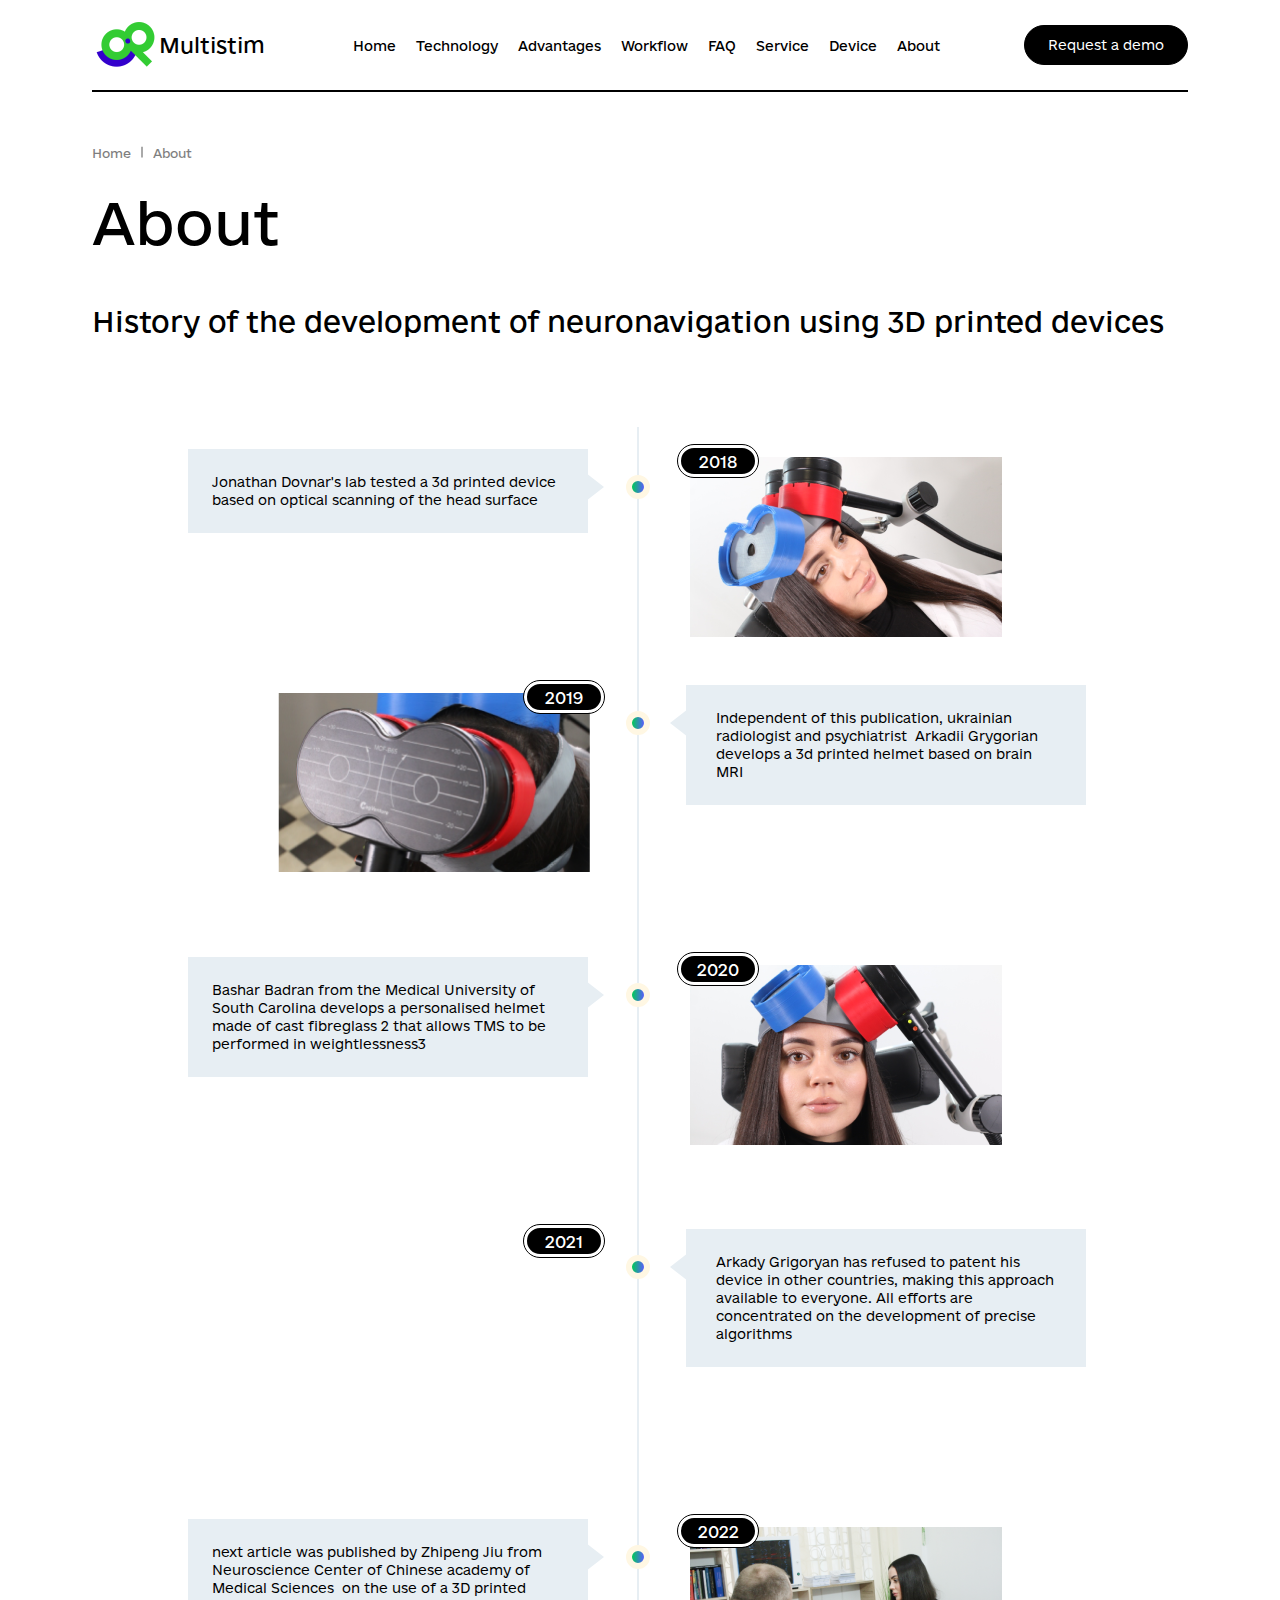
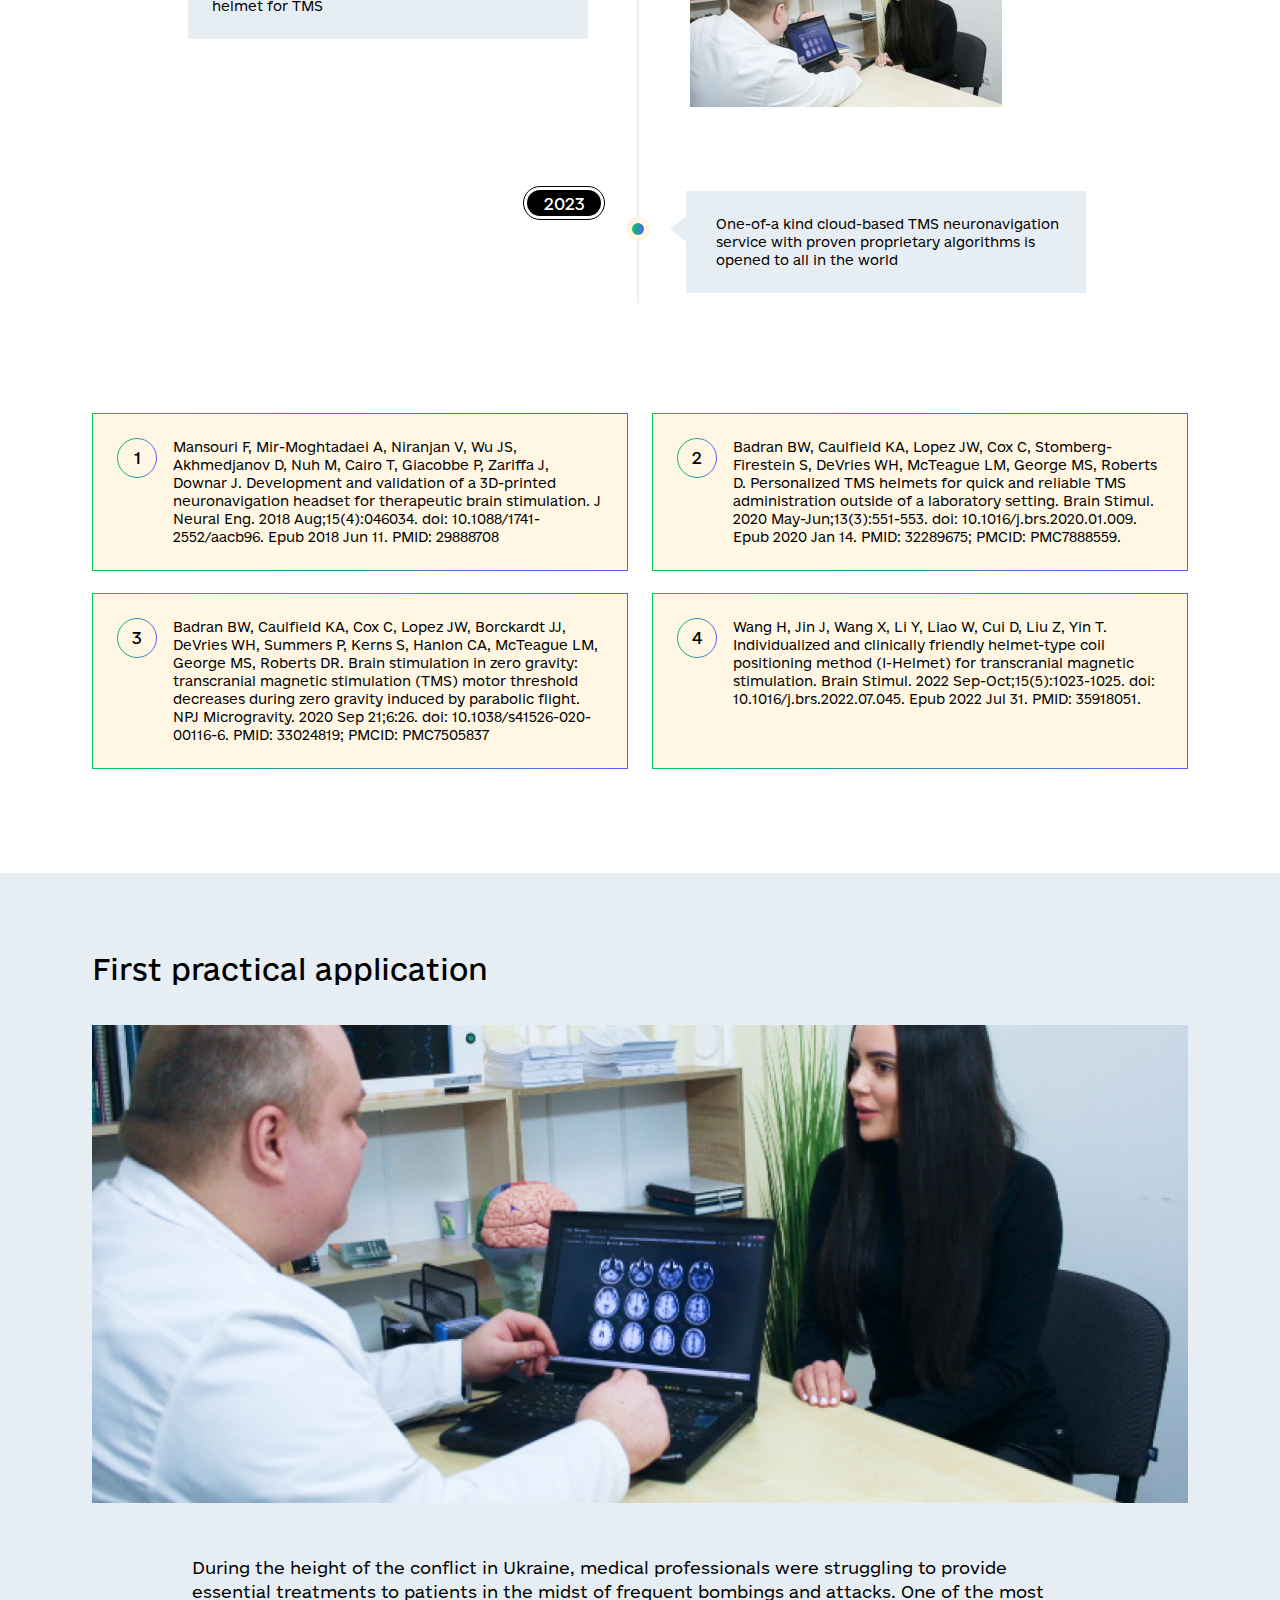
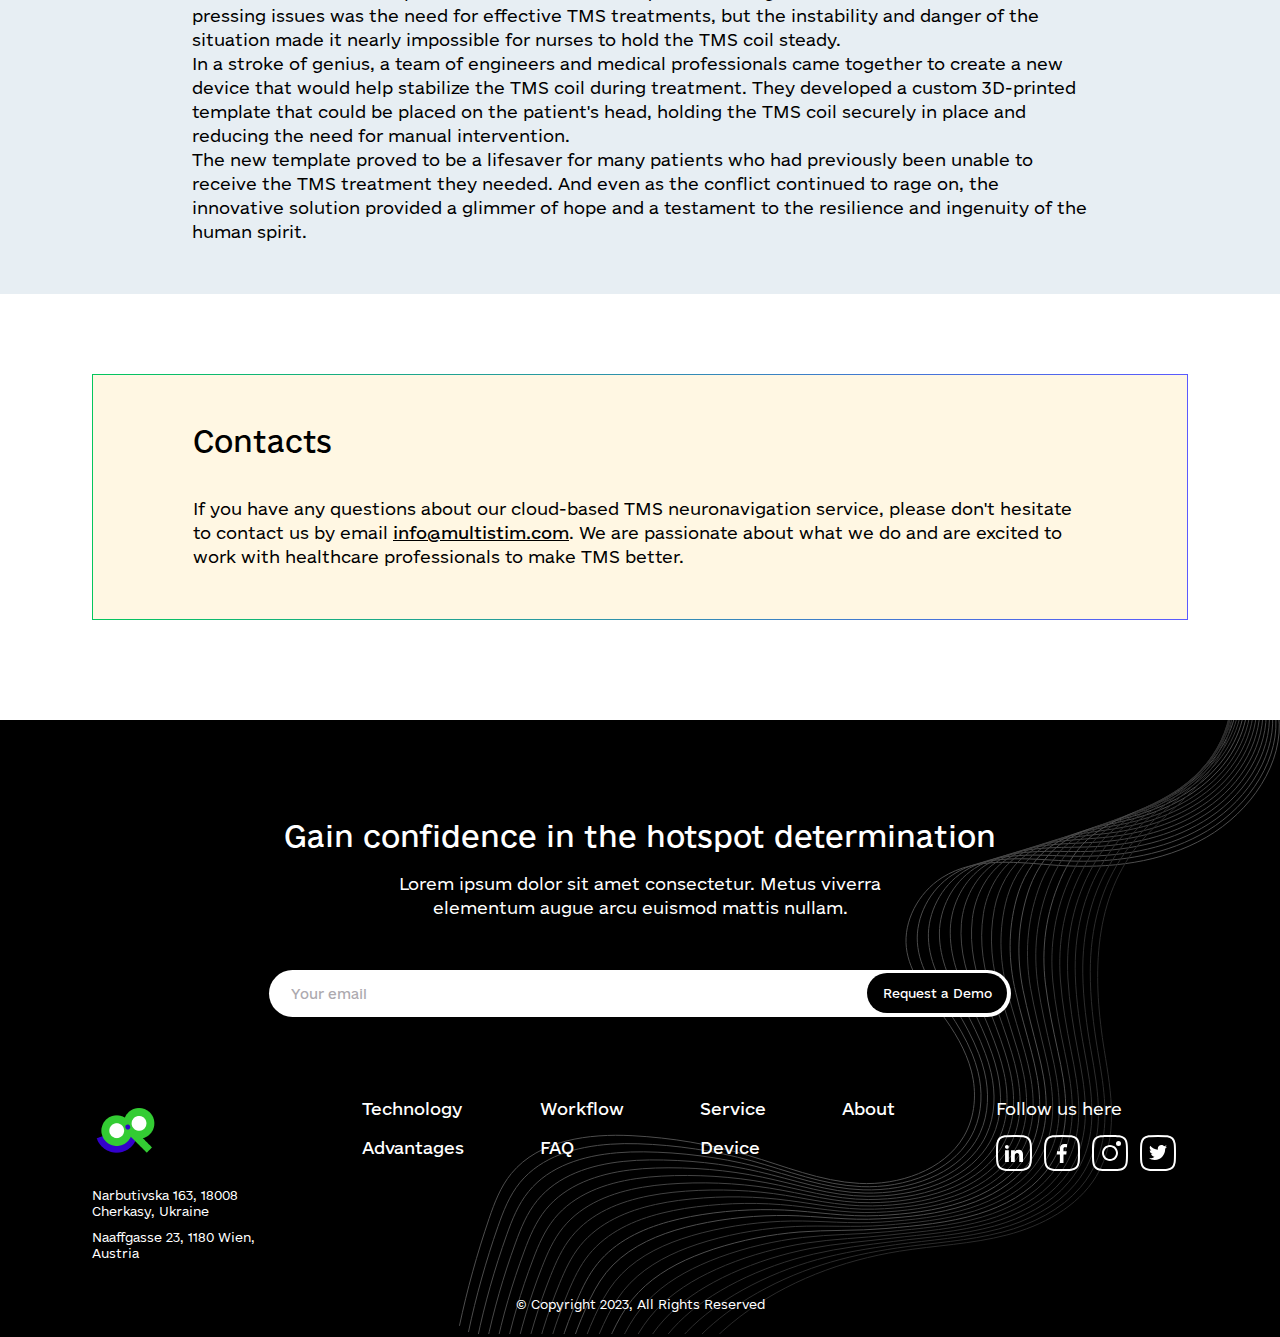
<file: about.html>
<!DOCTYPE html>
<html lang="en">
<head>
    <meta charset="UTF-8">
    <meta http-equiv="X-UA-Compatible" content="IE=edge">
    <meta name="viewport" content="width=device-width, initial-scale=1.0">
    <link rel="stylesheet" href="css/style.css">
    <link rel="stylesheet" href="css/swiper-bundle.min.css">
    <link rel="shortcut icon" type="image/x-icon" href="images/favicon.ico" >
    <title>About</title>
</head>
<body>

<div class="header">
        <div class="container">
            <div class="header__body header__body-line">
                <div class="logo">
                    <a class="logo__link" href="#" onclick="closeNav()">
                        <img src="images/logo-header.png" alt="logo">
                        <span>Multistim</span>
                    </a>
                </div>
                <div class="logo__mobmenu">
                    <a class="logo__link" href="#" onclick="closeNav()">
                        <img src="images/logo-header.png" alt="logo">
                        <span>Multistim</span>
                    </a>
                </div>
                <div class="menu">
                    <div class="line__1"></div>
                    <div class="menu__nav">
                        <ul>
                            <li><a href="#home" onclick="closeNav()">Home</a></li>
                            <li><a href="#technology" onclick="closeNav()">Technology</a></li>
                            <li><a href="#advantages" onclick="closeNav()">Advantages</a></li>
                            <li><a href="#workflow" onclick="closeNav()">Workflow</a></li>
                            <li><a href="#faq" onclick="closeNav()">FAQ</a></li>
                            <li><a href="#" onclick="closeNav()">Service</a></li>
                            <li><a href="#" onclick="closeNav()">Device</a></li>
                            <li><a href="#" onclick="closeNav()">About</a></li>
                        </ul>
                    </div>
                    <div class="line__2"></div>
                    <div class="menu__btn">
                        <button class="btn__demo" id="myBtn1" onclick="closeNav()">Request a demo</button>
                    </div>
                </div>
                <div class="burger">
                    <div class="burger__1"></div>
                    <div class="burger__1"></div>
                    <div class="burger__1"></div>
                </div>
                <div class="btn-close">
                    <img src="images/svclos.svg" alt="">
                </div>
            </div>
        </div>
</div>

<div id="myModal" class="modal">
    <div class="modal-content">
        <div class="modal-body">
            <div class="modal-body__top">
                <h3 class="modal-body__h3">Get a Tailored Demo</h3>
                <span class="close"><img src="images/close.svg" alt="x"></span>
            </div>
            <form class="my-form" action="#">
                <div class="input-row">
                    <div class="content-input">
                        <input type="text" name="first" id="first" placeholder="First Name">
                        <div class="error-text"></div>
                    </div>
                    <div class="content-input">
                        <input type="text" name="last" id="last" placeholder="Last Name">
                        <div class="error-text"></div>
                    </div>
                </div>
                <div class="input-row">
                    <div class="content-input">
                        <input type="text" name="pos" id="pos" placeholder="Position">
                        <div class="error-text"></div>
                    </div>
                    <div class="content-input">
                        <input type="text" name="company" id="company" placeholder="Company">
                        <div class="error-text"></div>
                    </div>
                </div>
                <div class="input-row">
                    <div class="content-input">
                        <input type="tel" name="tel" id="phone" placeholder="Phone">
                        <div class="error-text"></div>
                    </div>
                    <div class="content-input">
                        <input type="email" name="email" id="email" placeholder="Email">
                        <div class="error-text"></div>
                    </div>
                </div>
                <div class="input-column">
                    <div class="textarea_col">
                        <p class="p1">Describe your preferences</p>
                        <textarea name="textarea"></textarea>
                    </div>
                    <div class="p2">
                        <p>*When filling out this information, you agree to allow the processing of personal data</p>
                    </div>
                    <input class="button" type="submit" name="submit" value="Send">
                </div>
            </form>
        </div>
    </div>
</div>

<div class="ahome">
    <div class="container">
        <div class="ahome__body">
            <div class="breadcrums">
                <ul>
                    <li>
                        <a href="index.html">Home</a>
                    </li>
                    <li>
                        <svg width="2" height="12" viewBox="0 0 2 12" fill="none" xmlns="http://www.w3.org/2000/svg">
                        <path opacity="0.5" d="M0.335938 11.4062H1.67188V0.625H0.335938V11.4062Z" fill="black"/>
                        </svg>
                    </li>
                    <li>
                        <a href="#">About</a>
                    </li>
                </ul>
            </div>
            <h1 class="ahome__body-h1">About </h1>
            <h3 class="ahome__body-h3">History of the development of neuronavigation using 3D printed devices</h3>

            <div class="ahome__body-timeline">

                <div class="container-tim left">
                    <div class="content">
                      <div class="content__p">
                          <p>Jonathan Dovnar's lab tested a 3d printed device based on optical scanning of the head surface</p>
                      </div>
                    </div>
                    <div class="year-right">2018</div>
                    <div class="img-right">
                        <img src="images/about1.png" alt="img">
                    </div>
                </div>

                <div class="container-tim right">
                    <div class="content content-right">
                      <div class="content__p">
                          <p>Independent of this publication, ukrainian radiologist and psychiatrist  Arkadii Grygorian develops a 3d printed helmet based on brain MRI</p>
                      </div>
                    </div>
                    <div class="year-left">2019</div>
                    <div class="img-left">
                        <img src="images/about2.png" alt="img">
                    </div>
                </div>

                <div class="container-tim left">
                    <div class="content">
                      <div class="content__p">
                          <p>Bashar Badran from the Medical University of South Carolina develops a personalised helmet made of cast fibreglass 2 that allows TMS to be performed in weightlessness3</p>
                      </div>
                    </div>
                    <div class="year-right">2020</div>
                    <div class="img-right">
                        <img src="images/about3.png" alt="img">
                    </div>
                </div>

                <div class="container-tim right">
                    <div class="year-left">2021</div>
                    <div class="content content-right">
                        <div class="content__p">
                              <p>Arkady Grigoryan has refused to patent his device in other countries, making this approach available to everyone. All efforts are concentrated on the development of precise algorithms</p>
                        </div>
                    </div>
                </div>

                <div class="container-tim left">
                    <div class="content">
                        <div class="content__p">
                            <p>next article was published by Zhipeng Jiu from Neuroscience Center of Chinese academy of Medical Sciences  on the use of a 3D printed helmet for TMS</p>
                        </div>
                    </div>
                    <div class="year-right">2022</div>
                    <div class="img-right">
                        <img src="images/about4.png" alt="img">
                    </div>
                </div>

                <div class="container-tim right">
                    <div class="year-left">2023</div>
                    <div class="content content-right">
                        <div class="content__p">
                            <p>One-of-a kind cloud-based TMS neuronavigation service with proven proprietary algorithms is opened to all in the world</p>
                        </div>
                    </div>
                </div>
            </div>

            <div class="ahome__body-cards">
                <div class="ahome__body-card">
                    <div class="ahome__body-card__element">
                        <img class="element__img" src="images/gradient.svg" alt="">
                        <span class="one">1</span>
                    </div>
                    <div class="ahome__body-card__p">
                        <p>Mansouri F, Mir-Moghtadaei A, Niranjan V, Wu JS, Akhmedjanov D, Nuh M, Cairo T, Giacobbe P, Zariffa J, Downar J. Development and validation of a 3D-printed neuronavigation headset for therapeutic brain stimulation. J Neural Eng. 2018 Aug;15(4):046034. doi: 10.1088/1741-2552/aacb96. Epub 2018 Jun 11. PMID: 29888708</p>
                    </div>
                </div>
                <div class="ahome__body-card">
                    <div class="ahome__body-card__element">
                        <img class="element__img" src="images/gradient.svg" alt="">
                        <span class="one">2</span>
                    </div>
                    <div class="ahome__body-card__p">
                        <p>Badran BW, Caulfield KA, Lopez JW, Cox C, Stomberg-Firestein S, DeVries WH, McTeague LM, George MS, Roberts D. Personalized TMS helmets for quick and reliable TMS administration outside of a laboratory setting. Brain Stimul. 2020 May-Jun;13(3):551-553. doi: 10.1016/j.brs.2020.01.009. Epub 2020 Jan 14. PMID: 32289675; PMCID: PMC7888559.</p>
                    </div>
                 </div>
                <div class="ahome__body-card">
                    <div class="ahome__body-card__element">
                        <img class="element__img" src="images/gradient.svg" alt="">
                        <span class="one">3</span>
                    </div>
                    <div class="ahome__body-card__p">
                        <p>Badran BW, Caulfield KA, Cox C, Lopez JW, Borckardt JJ, DeVries WH, Summers P, Kerns S, Hanlon CA, McTeague LM, George MS, Roberts DR. Brain stimulation in zero gravity: transcranial magnetic stimulation (TMS) motor threshold decreases during zero gravity induced by parabolic flight. NPJ Microgravity. 2020 Sep 21;6:26. doi: 10.1038/s41526-020-00116-6. PMID: 33024819; PMCID: PMC7505837</p>
                    </div>
                </div>
                <div class="ahome__body-card">
                    <div class="ahome__body-card__element">
                        <img class="element__img" src="images/gradient.svg" alt="">
                        <span class="one">4</span>
                    </div>
                    <div class="ahome__body-card__p">
                        <p>Wang H, Jin J, Wang X, Li Y, Liao W, Cui D, Liu Z, Yin T. Individualized and clinically friendly helmet-type coil positioning method (I-Helmet) for transcranial magnetic stimulation. Brain Stimul. 2022 Sep-Oct;15(5):1023-1025. doi: 10.1016/j.brs.2022.07.045. Epub 2022 Jul 31. PMID: 35918051.
                        </p>
                    </div>
                </div>
            </div>
        </div>
    </div>
</div>

<div class="afirst">
    <div class="container">
        <div class="afirst__body">
            <h3 class="afirst__body-h3">First practical application</h3>
            <div class="afirst__body-img">
                <img src="images/about5.png" alt="img">
            </div>
            <div class="afirst__body-texts">
                <p>During the height of the conflict in Ukraine, medical professionals were struggling to provide essential treatments to patients in the midst of frequent bombings and attacks. One of the most pressing issues was the need for effective TMS treatments, but the instability and danger of the situation made it nearly impossible for nurses to hold the TMS coil steady. <br>
                    In a stroke of genius, a team of engineers and medical professionals came together to create a new device that would help stabilize the TMS coil during treatment. They developed a custom 3D-printed template that could be placed on the patient's head, holding the TMS coil securely in place and reducing the need for manual intervention. <br>
                    The new template proved to be a lifesaver for many patients who had previously been unable to receive the TMS treatment they needed. And even as the conflict continued to rage on, the innovative solution provided a glimmer of hope and a testament to the resilience and ingenuity of the human spirit.</p>
            </div>
        </div>
    </div>
</div>

<div class="acontact">
    <div class="container">
        <div class="acontact__body">
            <h3 class="acontact__body-h3">Contacts</h3>
            <div class="acontact__body-p">
                <p>If you have any questions about our cloud-based TMS neuronavigation service, please don't hesitate to contact us by email <span>info@multistim.com</span>. We are passionate about what we do and are excited to work with healthcare professionals to make TMS better.</p>
            </div>
        </div>
    </div>
</div>

<div class="footer">
        <div class="footer__vector">
            <img src="images/bg-footer.svg" alt="">
        </div>
        <div class="container">
            <div class="footer__body">
                <div class="footer__body-form">
                    <h3 class="footer__body-h3">Gain confidence in the hotspot determination</h3>
                    <p class="footer__body-p">Lorem ipsum dolor sit amet consectetur. Metus viverra elementum augue arcu euismod mattis nullam. </p>
                    <form action="#">
                        <div class="form__footer">
                            <div class="form__footer-email">
                                <input type="email" placeholder="Your email">
                            </div>
                            <div class="form__footer-btn">
                                <input type="submit" value="Request a Demo" class="submitBtn">
                            </div>
                        </div>
                    </form>
                </div>
                <div class="footer__body-info">
                    <div class="footer__logo">
                        <div class="logo">
                            <a href="#">
                                <img src="images/logo-footer.png" alt="logo">
                            </a>    
                        </div>
                        <div class="footer__address">
                            <p>Narbutivska 163, 18008 Cherkasy, Ukraine</p>
                            <p>Naaffgasse 23, 1180 Wien, Austria</p>
                        </div>
                    </div>
                    <div class="footer__link">
                        <div class="footer__link-item1">
                            <div class="footer__link-1">
                                <ul>
                                    <li><a href="#">Technology</a></li>
                                    <li><a href="#">Advantages</a></li>
                                </ul>
                            </div>
                            <div class="footer__link-1">
                                <ul>
                                    <li><a href="#">Workflow</a></li>
                                    <li><a href="#">FAQ</a></li>
                                </ul>
                            </div>
                        </div>
                        <div class="footer__link-item2">
                            <div class="footer__link-2">
                                <ul>
                                    <li><a href="#">Service</a></li>
                                    <li><a href="#">Device</a></li>
                                </ul>
                            </div>
                            <div class="footer__link-2">
                                <ul>
                                    <li><a href="#">About</a></li>
                                </ul>
                            </div>
                        </div>
                    </div>
                    <div class="footer__soc">
                            <p>Follow us here</p>
                            <ul>
                                <li>
                                    <a href="#" target="_blank">
                                        <svg width="36" height="36" viewBox="0 0 36 36" fill="none" xmlns="http://www.w3.org/2000/svg">
                                            <path d="M3.57194 3.57355L3.57355 3.57194C4.79714 2.34556 6.37314 1.68775 8.68919 1.34759C11.0392 1.00245 14.0222 1 17.9967 1C21.9712 1 24.9545 1.00243 27.3055 1.34683C29.6222 1.68621 31.2004 2.34254 32.4273 3.56622C33.6543 4.79331 34.3122 6.37149 34.6524 8.68833C34.9976 11.0391 35 14.0222 35 17.9967C35 21.9712 34.9976 24.9543 34.6524 27.3051C34.3122 29.622 33.6543 31.2002 32.4273 32.4273C31.2003 33.6542 29.6207 34.3122 27.3027 34.6524C24.9511 34.9976 21.9679 35 17.9967 35C14.0255 35 11.0424 34.9976 8.69159 34.6524C6.37446 34.3122 4.79699 33.6543 3.57355 32.4281L3.57275 32.4273C2.34581 31.2003 1.68782 29.6207 1.3476 27.3027C1.00244 24.9511 1 21.9679 1 17.9967C1 14.0255 1.00244 11.0424 1.3476 8.69159C1.68781 6.37446 2.34571 4.79699 3.57194 3.57355Z" stroke="white" stroke-width="2"/>
                                            <path d="M12.7776 11.8897C12.7773 12.3907 12.5781 12.871 12.2237 13.225C11.8693 13.5791 11.3888 13.7778 10.8878 13.7776C10.3869 13.7773 9.90658 13.5781 9.55254 13.2237C9.19851 12.8693 8.99975 12.3888 9 11.8878C9.00025 11.3869 9.19949 10.9066 9.55388 10.5525C9.90827 10.1985 10.3888 9.99975 10.8897 10C11.3907 10.0003 11.871 10.1995 12.225 10.5539C12.5791 10.9083 12.7778 11.3888 12.7776 11.8897ZM12.8342 15.1762H9.05666V27H12.8342V15.1762ZM18.8028 15.1762H15.0441V27H18.765V20.7953C18.765 17.3389 23.2698 17.0178 23.2698 20.7953V27H27.0001V19.511C27.0001 13.6841 20.3327 13.9013 18.765 16.7628L18.8028 15.1762Z" fill="white"/>
                                        </svg>                                    
                                    </a>
                                </li>
                                <li>
                                    <a href="#" target="_blank">
                                        <svg width="36" height="36" viewBox="0 0 36 36" fill="none" xmlns="http://www.w3.org/2000/svg">
                                            <path d="M3.57194 3.57355L3.57355 3.57194C4.79714 2.34556 6.37314 1.68775 8.68919 1.34759C11.0392 1.00245 14.0222 1 17.9967 1C21.9712 1 24.9545 1.00243 27.3055 1.34683C29.6222 1.68621 31.2004 2.34254 32.4273 3.56622C33.6543 4.79331 34.3122 6.37149 34.6524 8.68833C34.9976 11.0391 35 14.0222 35 17.9967C35 21.9712 34.9976 24.9543 34.6524 27.3051C34.3122 29.622 33.6543 31.2002 32.4273 32.4273C31.2003 33.6542 29.6207 34.3122 27.3027 34.6524C24.9511 34.9976 21.9679 35 17.9967 35C14.0255 35 11.0424 34.9976 8.69159 34.6524C6.37446 34.3122 4.79699 33.6543 3.57355 32.4281L3.57275 32.4273C2.34581 31.2003 1.68782 29.6207 1.3476 27.3027C1.00244 24.9511 1 21.9679 1 17.9967C1 14.0255 1.00244 11.0424 1.3476 8.69159C1.68781 6.37446 2.34571 4.79699 3.57194 3.57355Z" stroke="white" stroke-width="2"/>
                                            <path d="M15.9053 28V19.502H13V16.125H15.9053V13.4643C15.9053 10.5734 17.7083 9 20.3409 9C21.6023 9 22.6856 9.09277 23 9.13359V12.1543H21.1742C19.7424 12.1543 19.4659 12.8223 19.4659 13.7982V16.125H22.697L22.2538 19.502H19.4659V28" fill="white"/>
                                        </svg>                                    
                                    </a>
                                </li>
                                <li>
                                    <a href="#" target="_blank">
                                        <svg width="36" height="36" viewBox="0 0 36 36" fill="none" xmlns="http://www.w3.org/2000/svg">
                                            <path fill-rule="evenodd" clip-rule="evenodd" d="M4.28146 4.27824L4.27824 4.28146C3.2586 5.29878 2.6592 6.6423 2.33699 8.83686C2.00489 11.0988 2 13.997 2 17.9967C2 21.9964 2.00489 24.8947 2.337 27.1575C2.65922 29.3528 3.25879 30.6991 4.27985 31.7201L4.28147 31.7218C5.29878 32.7414 6.6423 33.3408 8.83686 33.663C11.0988 33.9951 13.997 34 17.9967 34C21.9964 34 24.8947 33.9951 27.1575 33.663C29.3529 33.3408 30.6991 32.7412 31.7201 31.7201C32.7415 30.6988 33.3409 29.3539 33.663 27.1599C33.9951 24.898 34 21.9998 34 17.9967C34 13.9937 33.9951 11.0955 33.663 8.8336C33.341 6.64018 32.7418 5.29538 31.7209 4.27411C30.6999 3.25577 29.3547 2.6577 27.1605 2.33627C24.8982 2.00487 21.9996 2 17.9967 2C13.9937 2 11.0955 2.00489 8.83451 2.33698C6.6413 2.6591 5.29908 3.2583 4.28146 4.27824ZM33.1344 2.85911C36 5.72475 36 10.1048 36 17.9967C36 25.8887 36 30.2687 33.1344 33.1344C30.2687 36 25.8821 36 17.9967 36C10.1113 36 5.72475 36 2.86564 33.1344C0 30.2687 0 25.8821 0 17.9967C0 10.1113 0 5.72475 2.86564 2.86564C5.72475 0 10.1048 0 17.9967 0C25.8887 0 30.2687 0 33.1344 2.85911Z" fill="white"/>
                                            <path fill-rule="evenodd" clip-rule="evenodd" d="M18 24C21.3137 24 24 21.3137 24 18C24 14.6863 21.3137 12 18 12C14.6863 12 12 14.6863 12 18C12 21.3137 14.6863 24 18 24ZM18 26C22.4183 26 26 22.4183 26 18C26 13.5817 22.4183 10 18 10C13.5817 10 10 13.5817 10 18C10 22.4183 13.5817 26 18 26Z" fill="white"/>
                                            <circle cx="26.5" cy="8.5" r="2.5" fill="white"/>
                                        </svg>  
                                    </a>
                                </li>
                                <li>
                                    <a href="#" target="_blank">
                                        <svg width="36" height="36" viewBox="0 0 36 36" fill="none" xmlns="http://www.w3.org/2000/svg">
                                            <path d="M3.57194 3.57355L3.57355 3.57194C4.79714 2.34556 6.37314 1.68775 8.68919 1.34759C11.0392 1.00245 14.0222 1 17.9967 1C21.9712 1 24.9545 1.00243 27.3055 1.34683C29.6222 1.68621 31.2004 2.34254 32.4273 3.56622C33.6543 4.79331 34.3122 6.37149 34.6524 8.68833C34.9976 11.0391 35 14.0222 35 17.9967C35 21.9712 34.9976 24.9543 34.6524 27.3051C34.3122 29.622 33.6543 31.2002 32.4273 32.4273C31.2003 33.6542 29.6207 34.3122 27.3027 34.6524C24.9511 34.9976 21.9679 35 17.9967 35C14.0255 35 11.0424 34.9976 8.69159 34.6524C6.37446 34.3122 4.79699 33.6543 3.57355 32.4281L3.57275 32.4273C2.34581 31.2003 1.68782 29.6207 1.3476 27.3027C1.00244 24.9511 1 21.9679 1 17.9967C1 14.0255 1.00244 11.0424 1.3476 8.69159C1.68781 6.37446 2.34571 4.79699 3.57194 3.57355Z" stroke="white" stroke-width="2"/>
                                            <path d="M25.1498 13.7383C25.1612 13.9023 25.1612 14.0664 25.1612 14.2305C25.1612 19.2344 21.4493 25 14.665 25C12.5749 25 10.6333 24.3789 9 23.3008C9.29697 23.3359 9.58247 23.3477 9.89086 23.3477C11.6155 23.3477 13.2031 22.75 14.4708 21.7305C12.849 21.6953 11.4898 20.6055 11.0216 19.1055C11.25 19.1406 11.4784 19.164 11.7183 19.164C12.0495 19.164 12.3807 19.1172 12.6891 19.0352C10.9987 18.6836 9.73094 17.1601 9.73094 15.3203V15.2734C10.222 15.5547 10.7932 15.7305 11.3984 15.7539C10.4048 15.0742 9.75379 13.914 9.75379 12.6015C9.75379 11.8984 9.9365 11.2539 10.2563 10.6914C12.0723 12.9883 14.802 14.4882 17.8629 14.6523C17.8058 14.3711 17.7716 14.0781 17.7716 13.7852C17.7716 11.6992 19.4162 10 21.4607 10C22.5228 10 23.4822 10.457 24.1561 11.1953C24.9898 11.0313 25.7893 10.7148 26.4975 10.2813C26.2233 11.1602 25.6409 11.8985 24.8756 12.3672C25.618 12.2852 26.3376 12.0742 27 11.7813C26.4975 12.5312 25.8693 13.1992 25.1498 13.7383Z" fill="white"/>
                                        </svg>                                    
                                    </a>
                                </li>
                            </ul>
                     </div>
                </div>
                <p class="footer__body-right">© Copyright 2023, All Rights Reserved</p>
            </div>
        </div>
</div>
        
<script src="js/menu.js"></script>
<script src="js/modal2.js"></script>
</body>
</file>
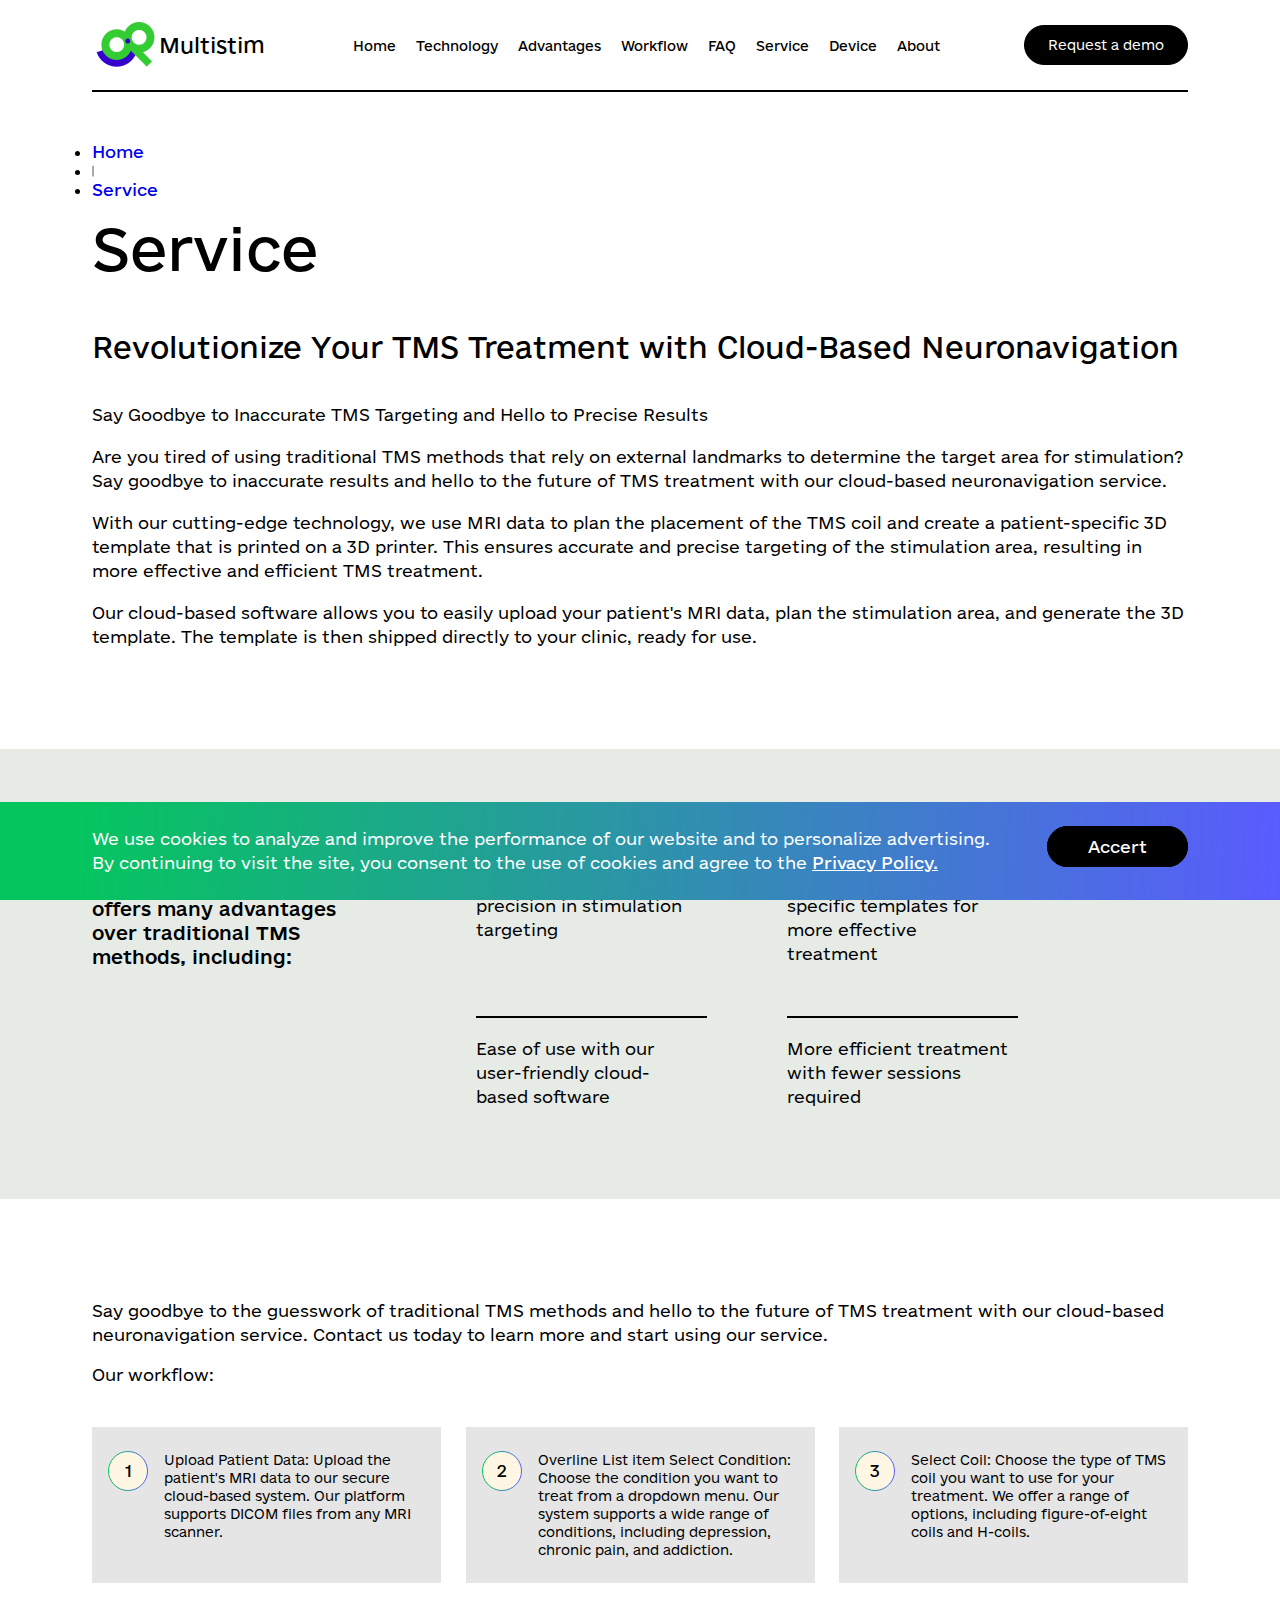
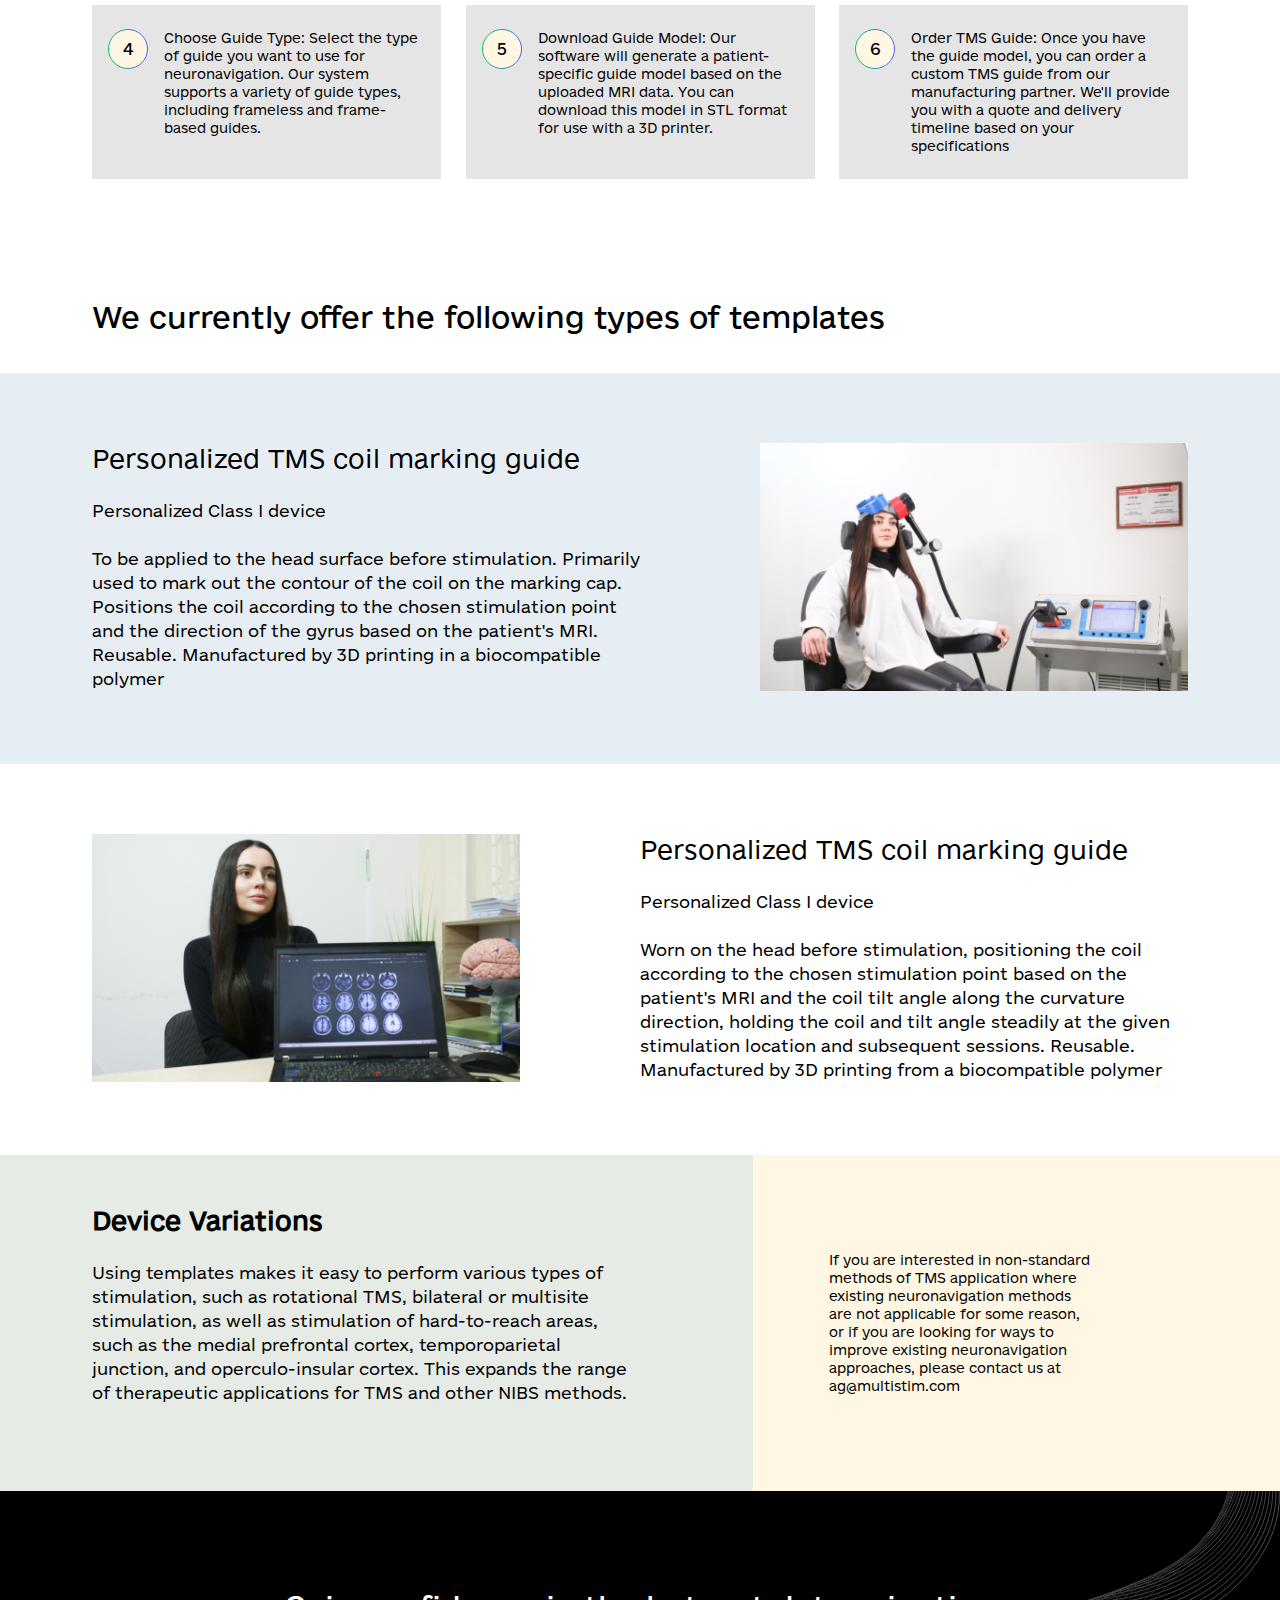
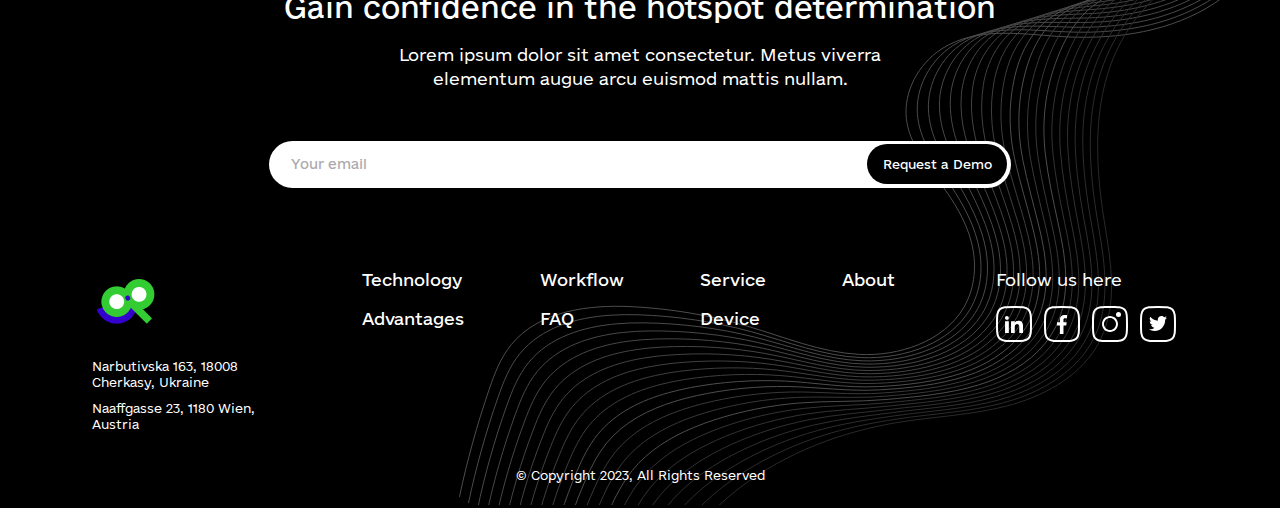
<file: service.html>
<!DOCTYPE html>
<html lang="en">
<head>
    <meta charset="UTF-8">
    <meta http-equiv="X-UA-Compatible" content="IE=edge">
    <meta name="viewport" content="width=device-width, initial-scale=1.0">
    <link rel="stylesheet" href="css/style.css">
    <link rel="stylesheet" href="css/swiper-bundle.min.css">
    <link rel="shortcut icon" type="image/x-icon" href="images/favicon.ico" >
    <title>Service</title>
</head>
<body>

<div class="header">
        <div class="container">
            <div class="header__body header__body-line">
                <div class="logo">
                    <a class="logo__link" href="#" onclick="closeNav()">
                        <img src="images/logo-header.png" alt="logo">
                        <span>Multistim</span>
                    </a>
                </div>
                <div class="logo__mobmenu">
                    <a class="logo__link" href="#" onclick="closeNav()">
                        <img src="images/logo-header.png" alt="logo">
                        <span>Multistim</span>
                    </a>
                </div>
                <div class="menu">
                    <div class="line__1"></div>
                    <div class="menu__nav">
                        <ul>
                            <li><a href="#home" onclick="closeNav()">Home</a></li>
                            <li><a href="#technology" onclick="closeNav()">Technology</a></li>
                            <li><a href="#advantages" onclick="closeNav()">Advantages</a></li>
                            <li><a href="#workflow" onclick="closeNav()">Workflow</a></li>
                            <li><a href="#faq" onclick="closeNav()">FAQ</a></li>
                            <li><a href="#" onclick="closeNav()">Service</a></li>
                            <li><a href="#" onclick="closeNav()">Device</a></li>
                            <li><a href="#" onclick="closeNav()">About</a></li>
                        </ul>
                    </div>
                    <div class="line__2"></div>
                    <div class="menu__btn">
                        <button class="btn__demo" id="myBtn1" onclick="closeNav()">Request a demo</button>
                    </div>
                </div>
                <div class="burger">
                    <div class="burger__1"></div>
                    <div class="burger__1"></div>
                    <div class="burger__1"></div>
                </div>
                <div class="btn-close">
                    <img src="images/svclos.svg" alt="">
                </div>
            </div>
        </div>
</div>

<div id="myModal" class="modal">
    <div class="modal-content">
        <div class="modal-body">
            <div class="modal-body__top">
                <h3 class="modal-body__h3">Get a Tailored Demo</h3>
                <span class="close"><img src="images/close.svg" alt="x"></span>
            </div>
            <form class="my-form" action="#">
                <div class="input-row">
                    <div class="content-input">
                        <input type="text" name="first" id="first" placeholder="First Name">
                        <div class="error-text"></div>
                    </div>
                    <div class="content-input">
                        <input type="text" name="last" id="last" placeholder="Last Name">
                        <div class="error-text"></div>
                    </div>
                </div>
                <div class="input-row">
                    <div class="content-input">
                        <input type="text" name="pos" id="pos" placeholder="Position">
                        <div class="error-text"></div>
                    </div>
                    <div class="content-input">
                        <input type="text" name="company" id="company" placeholder="Company">
                        <div class="error-text"></div>
                    </div>
                </div>
                <div class="input-row">
                    <div class="content-input">
                        <input type="tel" name="tel" id="phone" placeholder="Phone">
                        <div class="error-text"></div>
                    </div>
                    <div class="content-input">
                        <input type="email" name="email" id="email" placeholder="Email">
                        <div class="error-text"></div>
                    </div>
                </div>
                <div class="input-column">
                    <div class="textarea_col">
                        <p class="p1">Describe your preferences</p>
                        <textarea name="textarea"></textarea>
                    </div>
                    <div class="p2">
                        <p>*When filling out this information, you agree to allow the processing of personal data</p>
                    </div>
                    <input class="button" type="submit" name="submit" value="Send">
                </div>
            </form>
        </div>
    </div>
</div>

<div class="first">
    <div class="container">
        <div class="first__body">
            <div class="first__body-breadcrums">
                <ul>
                    <li>
                        <a href="#">Home</a>
                    </li>
                    <li>
                        <svg width="2" height="12" viewBox="0 0 2 12" fill="none" xmlns="http://www.w3.org/2000/svg">
                        <path opacity="0.5" d="M0.335938 11.4062H1.67188V0.625H0.335938V11.4062Z" fill="black"/>
                        </svg>
                    </li>
                    <li>
                        <a href="#">Service</a>
                    </li>
                </ul>
            </div>
            <h1 class="first__body-h1">Service</h1>
            <h3 class="first__body-h3">Revolutionize Your TMS Treatment with Cloud-Based Neuronavigation</h3>
            <div class="first__body-p">
                <p>Say Goodbye to Inaccurate TMS Targeting and Hello to Precise Results</p>
                <p>Are you tired of using traditional TMS methods that rely on external landmarks to determine the target area for stimulation? Say goodbye to inaccurate results and hello to the future of TMS treatment with our cloud-based neuronavigation service.</p>
                <p>With our cutting-edge technology, we use MRI data to plan the placement of the TMS coil and create a patient-specific 3D template that is printed on a 3D printer. This ensures accurate and precise targeting of the stimulation area, resulting in more effective and efficient TMS treatment.</p>
                <p>Our cloud-based software allows you to easily upload your patient's MRI data, plan the stimulation area, and generate the 3D template. The template is then shipped directly to your clinic, ready for use.</p>
            </div>
        </div>
    </div>
</div>

<div class="second">
    <div class="container">
        <div class="second__body">
            <p class="second__body-title">Our cloud-based neuronavigation service offers many advantages over traditional TMS methods, including:</p>
            <div class="second__body-texts">
                <div class="second__body-text1">
                    <div class="second__body-text">
                        <div class="second__body-p">
                            <p>Increased accuracy and precision in stimulation targeting</p>
                        </div>
                    </div>
                    <div class="second__body-text">
                        <div class="second__body-p">
                            <p>Customizable patient-specific templates for more effective treatment</p>
                        </div>
                    </div>
                </div>
                <div class="second__body-text2">
                    <div class="second__body-text">
                        <div class="second__body-p">
                            <p>Ease of use with our user-friendly cloud-based software</p>
                        </div>
                    </div>
                    <div class="second__body-text">
                        <div class="second__body-p">
                            <p>More efficient treatment with fewer sessions required</p>
                        </div>
                    </div>
                </div>
            </div>
        </div>
    </div>
</div>

<div class="third">
    <div class="container">
        <div class="third__body">
            <div class="third__body-text">
                <p>Say goodbye to the guesswork of traditional TMS methods and hello to the future of TMS treatment with our cloud-based neuronavigation service. Contact us today to learn more and start using our service. </p><p> Our workflow:</p>
            </div>
            <div class="third__body-cards">
                <div class="third__body-card">
                    <div class="third__body-card__element">
                        <img class="element__img" src="images/gradient.svg" alt="">
                        <span class="one">1</span>
                    </div>
                    <div class="third__body-card__p">
                        <p>Upload Patient Data: Upload the patient's MRI data to our secure cloud-based system. Our platform supports DICOM files from any MRI scanner.</p>
                    </div>
                </div>
                <div class="third__body-card">
                    <div class="third__body-card__element">
                        <img class="element__img" src="images/gradient.svg" alt="">
                        <span class="one">2</span>
                    </div>
                    <div class="third__body-card__p">
                        <p>Overline
                            List item
                            Select Condition: Choose the condition you want to treat from a dropdown menu. Our system supports a wide range of conditions, including depression, chronic pain, and addiction.</p>     
                    </div>
                 </div>
                <div class="third__body-card">
                    <div class="third__body-card__element">
                        <img class="element__img" src="images/gradient.svg" alt="">
                        <span class="one">3</span>
                    </div>
                    <div class="third__body-card__p">
                        <p>Select Coil: Choose the type of TMS coil you want to use for your treatment. We offer a range of options, including figure-of-eight coils and H-coils.</p>
                    </div>
                </div>
                <div class="third__body-card">
                    <div class="third__body-card__element">
                        <img class="element__img" src="images/gradient.svg" alt="">
                        <span class="one">4</span>
                    </div>
                    <div class="third__body-card__p">
                        <p>Choose Guide Type: Select the type of guide you want to use for neuronavigation. Our system supports a variety of guide types, including frameless and frame-based guides.</p>
                    </div>
                </div>
                <div class="third__body-card">
                    <div class="third__body-card__element">
                        <img class="element__img" src="images/gradient.svg" alt="">
                        <span class="one">5</span>
                    </div>
                    <div class="third__body-card__p">
                        <p >Download Guide Model: Our software will generate a patient-specific guide model based on the uploaded MRI data. You can download this model in STL format for use with a 3D printer.</p>
                    </div>
                </div>
                <div class="third__body-card">
                    <div class="third__body-card__element">
                        <img class="element__img" src="images/gradient.svg" alt="">
                        <span class="one">6</span>
                    </div>
                    <div class="third__body-card__p">
                        <p >Order TMS Guide: Once you have the guide model, you can order a custom TMS guide from our manufacturing partner. We'll provide you with a quote and delivery timeline based on your specifications</p>
                    </div>
                </div>
            </div>
        </div>
    </div>
</div>

<div class="fourch">
    <div class="container">
        <h3 class="fourch__h3">We currently offer the following types of templates</h3>
    </div>
    <div class="fourch__header">
        <div class="container">
            <div class="fourch__body">
                <div class="fourch__body-text">
                    <div class="fourch__body-text__p1">
                        <p>Personalized TMS coil marking guide </p>
                    </div>
                    <div class="fourch__body-text__p2">
                        <p>Personalized Class I device </p>
                    </div>
                    <div class="fourch__body-text__p3">
                        <p>
                            To be applied to the head surface before stimulation. Primarily used to mark out the contour of the coil on the marking cap. Positions the coil according to the chosen stimulation point and the direction of the gyrus based on the patient's MRI. Reusable. Manufactured by 3D printing in a biocompatible polymer
                        </p>
                    </div>
                </div>
                <div class="fourch__body-img">
                    <img src="images/service-img.png" alt="">
                </div>
            </div>
        </div>
    </div>
</div>

<div class="fifth">
    <div class="container">
        <div class="fifth__body">
            <div class="fifth__body-img">
                <img src="images/service-img2.png" alt="">
            </div>
            <div class="fifth__body-text">
                <div class="fifth__body-text__p1">
                    <p>Personalized TMS coil marking guide</p>    
                </div>
                <div class="fifth__body-text__p2">
                    <p>Personalized Class I device</p>    
                </div>
                <div class="fifth__body-text__p3">
                    <p>
                        Worn on the head before stimulation, positioning the coil according to the chosen stimulation point based on the patient's MRI and the coil tilt angle along the curvature direction, holding the coil and tilt angle steadily at the given stimulation location and subsequent sessions. Reusable. Manufactured by 3D printing from a biocompatible polymer
                    </p>
                </div>
            </div>
        </div>
    </div>
</div>

<div class="sixth">
    <div class="container__con">
        <div class="sixth__body">
            <div class="sixth__left">
                <div class="sixth__left-text">
                    <h4 class="sixth__left-h4">Device Variations</h4>
                    <div class="sixth__left-p">
                        <p>Using templates makes it easy to perform various types of stimulation, such as rotational TMS, bilateral or multisite stimulation, as well as stimulation of hard-to-reach areas, such as the medial prefrontal cortex, temporoparietal junction, and operculo-insular cortex. This expands the range of therapeutic applications for TMS and other NIBS methods.</p>
                    </div>
                </div>
            </div>
            <div class="sixth__right">
                <div class="sixth__right-text">
                    <div class="sixth__right-p">
                        <p>If you are interested in non-standard methods of TMS application where existing neuronavigation methods are not applicable for some reason, or if you are looking for ways to improve existing neuronavigation approaches, please contact us at ag@multistim.com</p>
                    </div>
                </div>
            </div>
        </div>
    </div>
</div>


<div class="footer">
    <div class="footer__vector">
        <img src="images/bg-footer.svg" alt="">
    </div>
    <div class="container">
        <div class="footer__body">
            <div class="footer__body-form">
                <h3 class="footer__body-h3">Gain confidence in the hotspot determination</h3>
                <p class="footer__body-p">Lorem ipsum dolor sit amet consectetur. Metus viverra elementum augue arcu euismod mattis nullam. </p>
                <form action="#">
                    <div class="form__footer">
                        <div class="form__footer-email">
                            <input type="email" placeholder="Your email">
                        </div>
                        <div class="form__footer-btn">
                            <input type="submit" value="Request a Demo" class="submitBtn">
                        </div>
                    </div>
                </form>
            </div>
            <div class="footer__body-info">
                <div class="footer__logo">
                    <div class="logo">
                        <a href="#">
                            <img src="images/logo-footer.png" alt="logo">
                        </a>    
                    </div>
                    <div class="footer__address">
                        <p>Narbutivska 163, 18008 Cherkasy, Ukraine</p>
                        <p>Naaffgasse 23, 1180 Wien, Austria</p>
                    </div>
                </div>
                <div class="footer__link">
                    <div class="footer__link-item1">
                        <div class="footer__link-1">
                            <ul>
                                <li><a href="#">Technology</a></li>
                                <li><a href="#">Advantages</a></li>
                            </ul>
                        </div>
                        <div class="footer__link-1">
                            <ul>
                                <li><a href="#">Workflow</a></li>
                                <li><a href="#">FAQ</a></li>
                            </ul>
                        </div>
                    </div>
                    <div class="footer__link-item2">
                        <div class="footer__link-2">
                            <ul>
                                <li><a href="#">Service</a></li>
                                <li><a href="#">Device</a></li>
                            </ul>
                        </div>
                        <div class="footer__link-2">
                            <ul>
                                <li><a href="#">About</a></li>
                            </ul>
                        </div>
                    </div>
                </div>
                <div class="footer__soc">
                        <p>Follow us here</p>
                        <ul>
                            <li>
                                <a href="#" target="_blank">
                                    <svg width="36" height="36" viewBox="0 0 36 36" fill="none" xmlns="http://www.w3.org/2000/svg">
                                        <path d="M3.57194 3.57355L3.57355 3.57194C4.79714 2.34556 6.37314 1.68775 8.68919 1.34759C11.0392 1.00245 14.0222 1 17.9967 1C21.9712 1 24.9545 1.00243 27.3055 1.34683C29.6222 1.68621 31.2004 2.34254 32.4273 3.56622C33.6543 4.79331 34.3122 6.37149 34.6524 8.68833C34.9976 11.0391 35 14.0222 35 17.9967C35 21.9712 34.9976 24.9543 34.6524 27.3051C34.3122 29.622 33.6543 31.2002 32.4273 32.4273C31.2003 33.6542 29.6207 34.3122 27.3027 34.6524C24.9511 34.9976 21.9679 35 17.9967 35C14.0255 35 11.0424 34.9976 8.69159 34.6524C6.37446 34.3122 4.79699 33.6543 3.57355 32.4281L3.57275 32.4273C2.34581 31.2003 1.68782 29.6207 1.3476 27.3027C1.00244 24.9511 1 21.9679 1 17.9967C1 14.0255 1.00244 11.0424 1.3476 8.69159C1.68781 6.37446 2.34571 4.79699 3.57194 3.57355Z" stroke="white" stroke-width="2"/>
                                        <path d="M12.7776 11.8897C12.7773 12.3907 12.5781 12.871 12.2237 13.225C11.8693 13.5791 11.3888 13.7778 10.8878 13.7776C10.3869 13.7773 9.90658 13.5781 9.55254 13.2237C9.19851 12.8693 8.99975 12.3888 9 11.8878C9.00025 11.3869 9.19949 10.9066 9.55388 10.5525C9.90827 10.1985 10.3888 9.99975 10.8897 10C11.3907 10.0003 11.871 10.1995 12.225 10.5539C12.5791 10.9083 12.7778 11.3888 12.7776 11.8897ZM12.8342 15.1762H9.05666V27H12.8342V15.1762ZM18.8028 15.1762H15.0441V27H18.765V20.7953C18.765 17.3389 23.2698 17.0178 23.2698 20.7953V27H27.0001V19.511C27.0001 13.6841 20.3327 13.9013 18.765 16.7628L18.8028 15.1762Z" fill="white"/>
                                    </svg>                                    
                                </a>
                            </li>
                            <li>
                                <a href="#" target="_blank">
                                    <svg width="36" height="36" viewBox="0 0 36 36" fill="none" xmlns="http://www.w3.org/2000/svg">
                                        <path d="M3.57194 3.57355L3.57355 3.57194C4.79714 2.34556 6.37314 1.68775 8.68919 1.34759C11.0392 1.00245 14.0222 1 17.9967 1C21.9712 1 24.9545 1.00243 27.3055 1.34683C29.6222 1.68621 31.2004 2.34254 32.4273 3.56622C33.6543 4.79331 34.3122 6.37149 34.6524 8.68833C34.9976 11.0391 35 14.0222 35 17.9967C35 21.9712 34.9976 24.9543 34.6524 27.3051C34.3122 29.622 33.6543 31.2002 32.4273 32.4273C31.2003 33.6542 29.6207 34.3122 27.3027 34.6524C24.9511 34.9976 21.9679 35 17.9967 35C14.0255 35 11.0424 34.9976 8.69159 34.6524C6.37446 34.3122 4.79699 33.6543 3.57355 32.4281L3.57275 32.4273C2.34581 31.2003 1.68782 29.6207 1.3476 27.3027C1.00244 24.9511 1 21.9679 1 17.9967C1 14.0255 1.00244 11.0424 1.3476 8.69159C1.68781 6.37446 2.34571 4.79699 3.57194 3.57355Z" stroke="white" stroke-width="2"/>
                                        <path d="M15.9053 28V19.502H13V16.125H15.9053V13.4643C15.9053 10.5734 17.7083 9 20.3409 9C21.6023 9 22.6856 9.09277 23 9.13359V12.1543H21.1742C19.7424 12.1543 19.4659 12.8223 19.4659 13.7982V16.125H22.697L22.2538 19.502H19.4659V28" fill="white"/>
                                    </svg>                                    
                                </a>
                            </li>
                            <li>
                                <a href="#" target="_blank">
                                    <svg width="36" height="36" viewBox="0 0 36 36" fill="none" xmlns="http://www.w3.org/2000/svg">
                                        <path fill-rule="evenodd" clip-rule="evenodd" d="M4.28146 4.27824L4.27824 4.28146C3.2586 5.29878 2.6592 6.6423 2.33699 8.83686C2.00489 11.0988 2 13.997 2 17.9967C2 21.9964 2.00489 24.8947 2.337 27.1575C2.65922 29.3528 3.25879 30.6991 4.27985 31.7201L4.28147 31.7218C5.29878 32.7414 6.6423 33.3408 8.83686 33.663C11.0988 33.9951 13.997 34 17.9967 34C21.9964 34 24.8947 33.9951 27.1575 33.663C29.3529 33.3408 30.6991 32.7412 31.7201 31.7201C32.7415 30.6988 33.3409 29.3539 33.663 27.1599C33.9951 24.898 34 21.9998 34 17.9967C34 13.9937 33.9951 11.0955 33.663 8.8336C33.341 6.64018 32.7418 5.29538 31.7209 4.27411C30.6999 3.25577 29.3547 2.6577 27.1605 2.33627C24.8982 2.00487 21.9996 2 17.9967 2C13.9937 2 11.0955 2.00489 8.83451 2.33698C6.6413 2.6591 5.29908 3.2583 4.28146 4.27824ZM33.1344 2.85911C36 5.72475 36 10.1048 36 17.9967C36 25.8887 36 30.2687 33.1344 33.1344C30.2687 36 25.8821 36 17.9967 36C10.1113 36 5.72475 36 2.86564 33.1344C0 30.2687 0 25.8821 0 17.9967C0 10.1113 0 5.72475 2.86564 2.86564C5.72475 0 10.1048 0 17.9967 0C25.8887 0 30.2687 0 33.1344 2.85911Z" fill="white"/>
                                        <path fill-rule="evenodd" clip-rule="evenodd" d="M18 24C21.3137 24 24 21.3137 24 18C24 14.6863 21.3137 12 18 12C14.6863 12 12 14.6863 12 18C12 21.3137 14.6863 24 18 24ZM18 26C22.4183 26 26 22.4183 26 18C26 13.5817 22.4183 10 18 10C13.5817 10 10 13.5817 10 18C10 22.4183 13.5817 26 18 26Z" fill="white"/>
                                        <circle cx="26.5" cy="8.5" r="2.5" fill="white"/>
                                    </svg>  
                                </a>
                            </li>
                            <li>
                                <a href="#" target="_blank">
                                    <svg width="36" height="36" viewBox="0 0 36 36" fill="none" xmlns="http://www.w3.org/2000/svg">
                                        <path d="M3.57194 3.57355L3.57355 3.57194C4.79714 2.34556 6.37314 1.68775 8.68919 1.34759C11.0392 1.00245 14.0222 1 17.9967 1C21.9712 1 24.9545 1.00243 27.3055 1.34683C29.6222 1.68621 31.2004 2.34254 32.4273 3.56622C33.6543 4.79331 34.3122 6.37149 34.6524 8.68833C34.9976 11.0391 35 14.0222 35 17.9967C35 21.9712 34.9976 24.9543 34.6524 27.3051C34.3122 29.622 33.6543 31.2002 32.4273 32.4273C31.2003 33.6542 29.6207 34.3122 27.3027 34.6524C24.9511 34.9976 21.9679 35 17.9967 35C14.0255 35 11.0424 34.9976 8.69159 34.6524C6.37446 34.3122 4.79699 33.6543 3.57355 32.4281L3.57275 32.4273C2.34581 31.2003 1.68782 29.6207 1.3476 27.3027C1.00244 24.9511 1 21.9679 1 17.9967C1 14.0255 1.00244 11.0424 1.3476 8.69159C1.68781 6.37446 2.34571 4.79699 3.57194 3.57355Z" stroke="white" stroke-width="2"/>
                                        <path d="M25.1498 13.7383C25.1612 13.9023 25.1612 14.0664 25.1612 14.2305C25.1612 19.2344 21.4493 25 14.665 25C12.5749 25 10.6333 24.3789 9 23.3008C9.29697 23.3359 9.58247 23.3477 9.89086 23.3477C11.6155 23.3477 13.2031 22.75 14.4708 21.7305C12.849 21.6953 11.4898 20.6055 11.0216 19.1055C11.25 19.1406 11.4784 19.164 11.7183 19.164C12.0495 19.164 12.3807 19.1172 12.6891 19.0352C10.9987 18.6836 9.73094 17.1601 9.73094 15.3203V15.2734C10.222 15.5547 10.7932 15.7305 11.3984 15.7539C10.4048 15.0742 9.75379 13.914 9.75379 12.6015C9.75379 11.8984 9.9365 11.2539 10.2563 10.6914C12.0723 12.9883 14.802 14.4882 17.8629 14.6523C17.8058 14.3711 17.7716 14.0781 17.7716 13.7852C17.7716 11.6992 19.4162 10 21.4607 10C22.5228 10 23.4822 10.457 24.1561 11.1953C24.9898 11.0313 25.7893 10.7148 26.4975 10.2813C26.2233 11.1602 25.6409 11.8985 24.8756 12.3672C25.618 12.2852 26.3376 12.0742 27 11.7813C26.4975 12.5312 25.8693 13.1992 25.1498 13.7383Z" fill="white"/>
                                    </svg>                                    
                                </a>
                            </li>
                        </ul>
                 </div>
            </div>
            <p class="footer__body-right">© Copyright 2023, All Rights Reserved</p>
        </div>
    </div>
</div>

<div class="accert">
    <div class="container">
        <div class="accert__body">
            <div class="accert__body-p">
                <p>We use cookies to analyze and improve the performance of our website and to personalize advertising. By continuing to visit the site, you consent to the use of cookies and agree to the <span><a href="#">Privacy Policy.</a></span></p>
            </div>
            <div class="accert__body-btn">
                <a href="#">Accert</a>
            </div>
        </div>
    </div>
</div>
    
<script src="js/menu.js"></script>
<script src="js/modal2.js"></script>
</body>
</file>
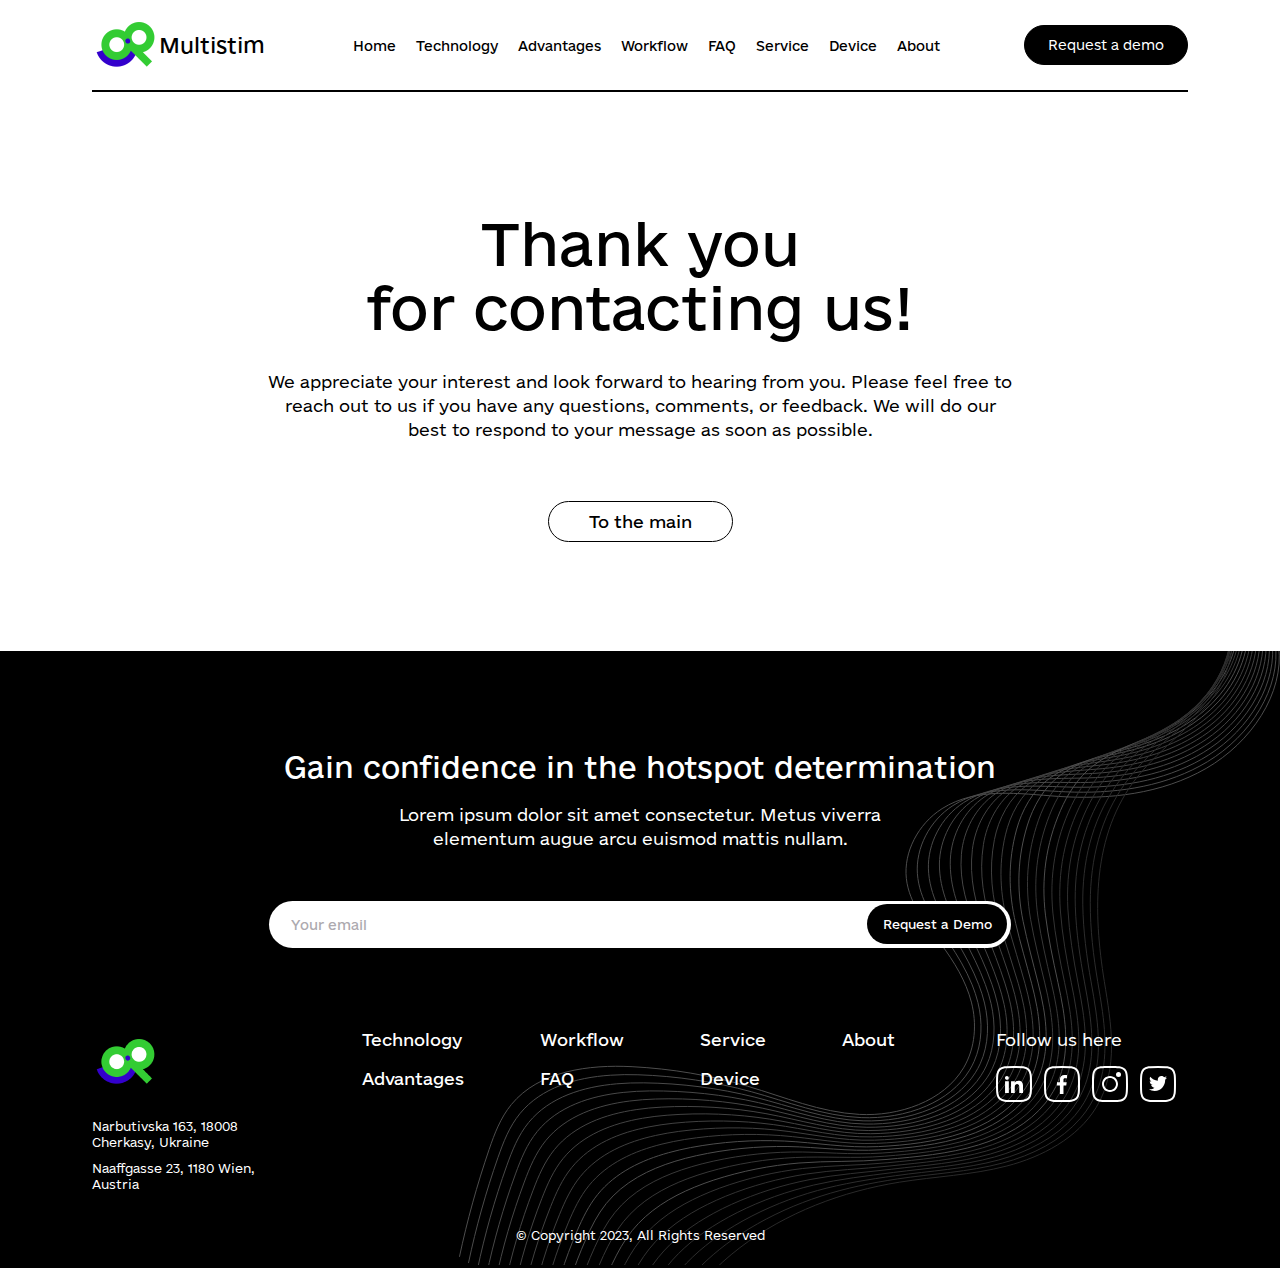
<file: thanks.html>
<!DOCTYPE html>
<html lang="en">
<head>
    <meta charset="UTF-8">
    <meta http-equiv="X-UA-Compatible" content="IE=edge">
    <meta name="viewport" content="width=device-width, initial-scale=1.0">
    <link rel="stylesheet" href="css/style.css">
    <link rel="stylesheet" href="css/swiper-bundle.min.css">
    <link rel="shortcut icon" type="image/x-icon" href="images/favicon.ico" >
    <title>Thanks</title>
</head>
<body>

<div class="header">
        <div class="container">
            <div class="header__body header__body-line">
                <div class="logo">
                    <a class="logo__link" href="#" onclick="closeNav()">
                        <img src="images/logo-header.png" alt="logo">
                        <span>Multistim</span>
                    </a>
                </div>
                <div class="logo__mobmenu">
                    <a class="logo__link" href="#" onclick="closeNav()">
                        <img src="images/logo-header.png" alt="logo">
                        <span>Multistim</span>
                    </a>
                </div>
                <div class="menu">
                    <div class="line__1"></div>
                    <div class="menu__nav">
                        <ul>
                            <li><a href="#home" onclick="closeNav()">Home</a></li>
                            <li><a href="#technology" onclick="closeNav()">Technology</a></li>
                            <li><a href="#advantages" onclick="closeNav()">Advantages</a></li>
                            <li><a href="#workflow" onclick="closeNav()">Workflow</a></li>
                            <li><a href="#faq" onclick="closeNav()">FAQ</a></li>
                            <li><a href="#" onclick="closeNav()">Service</a></li>
                            <li><a href="#" onclick="closeNav()">Device</a></li>
                            <li><a href="#" onclick="closeNav()">About</a></li>
                        </ul>
                    </div>
                    <div class="line__2"></div>
                    <div class="menu__btn">
                        <button class="btn__demo" id="myBtn1" onclick="closeNav()">Request a demo</button>
                    </div>
                </div>
                <div class="burger">
                    <div class="burger__1"></div>
                    <div class="burger__1"></div>
                    <div class="burger__1"></div>
                </div>
                <div class="btn-close">
                    <img src="images/svclos.svg" alt="">
                </div>
            </div>
        </div>
</div>

<div id="myModal" class="modal">
    <div class="modal-content">
        <div class="modal-body">
            <div class="modal-body__top">
                <h3 class="modal-body__h3">Get a Tailored Demo</h3>
                <span class="close"><img src="images/close.svg" alt="x"></span>
            </div>
            <form class="my-form" action="#">
                <div class="input-row">
                    <div class="content-input">
                        <input type="text" name="first" id="first" placeholder="First Name">
                        <div id="error1"></div>
                    </div>
                    <div class="content-input">
                        <input type="text" name="last" id="last" placeholder="Last Name">
                        <div id="error2"></div>
                    </div>
                </div>
                <div class="input-row">
                    <div class="content-input">
                        <input type="text" name="pos" id="pos" placeholder="Position">
                        <div id="error3"></div>
                    </div>
                    <div class="content-input">
                        <input type="text" name="company" id="company" placeholder="Company">
                        <div id="error4"></div>
                    </div>
                </div>
                <div class="input-row">
                    <div class="content-input">
                        <input type="tel" name="tel" id="phone" placeholder="Phone">
                        <div id="error5"></div>
                    </div>
                    <div class="content-input">
                        <input type="email" name="email" id="email" placeholder="Email">
                        <div id="error6"></div>
                    </div>
                </div>
                <div class="input-column">
                    <div class="textarea_col">
                        <p class="p1">Describe your preferences</p>
                        <textarea name="textarea"></textarea>
                    </div>
                    <div class="p2">
                        <p>*When filling out this information, you agree to allow the processing of personal data</p>
                    </div>
                    <input class="button" type="submit" name="submit" value="Send">
                </div>
            </form>
        </div>
    </div>
</div>

<div class="thank">
    <div class="container">
        <div class="thank__body">
            <h1 class="thank__body-h1">Thank you<br>
                for contacting us!</h1>
            <div class="thank__body-p">
                <p>We appreciate your interest and look forward to hearing from you. Please feel free to reach out to us if you have any questions, comments, or feedback. We will do our best to respond to your message as soon as possible.</p>
            </div>
            <a class="thank__body-btn" href="#">To the main</a>
        </div>
    </div>
</div>


<div class="footer">
    <div class="footer__vector">
        <img src="images/bg-footer.svg" alt="">
    </div>
    <div class="container">
        <div class="footer__body">
            <div class="footer__body-form">
                <h3 class="footer__body-h3">Gain confidence in the hotspot determination</h3>
                <p class="footer__body-p">Lorem ipsum dolor sit amet consectetur. Metus viverra elementum augue arcu euismod mattis nullam. </p>
                <form action="#">
                    <div class="form__footer">
                        <div class="form__footer-email">
                            <input type="email" placeholder="Your email">
                        </div>
                        <div class="form__footer-btn">
                            <input type="submit" value="Request a Demo" class="submitBtn">
                        </div>
                    </div>
                </form>
            </div>
            <div class="footer__body-info">
                <div class="footer__logo">
                    <div class="logo">
                        <a href="#">
                            <img src="images/logo-footer.png" alt="logo">
                        </a>    
                    </div>
                    <div class="footer__address">
                        <p>Narbutivska 163, 18008 Cherkasy, Ukraine</p>
                        <p>Naaffgasse 23, 1180 Wien, Austria</p>
                    </div>
                </div>
                <div class="footer__link">
                    <div class="footer__link-item1">
                        <div class="footer__link-1">
                            <ul>
                                <li><a href="#technology">Technology</a></li>
                                <li><a href="#advantages">Advantages</a></li>
                            </ul>
                        </div>
                        <div class="footer__link-1">
                            <ul>
                                <li><a href="#workflow">Workflow</a></li>
                                <li><a href="#faq">FAQ</a></li>
                            </ul>
                        </div>
                    </div>
                    <div class="footer__link-item2">
                        <div class="footer__link-2">
                            <ul>
                                <li><a href="#">Service</a></li>
                                <li><a href="#">Device</a></li>
                            </ul>
                        </div>
                        <div class="footer__link-2">
                            <ul>
                                <li><a href="#">About</a></li>
                            </ul>
                        </div>
                    </div>
                </div>
                <div class="footer__soc">
                        <p>Follow us here</p>
                        <ul>
                            <li>
                                <a href="#" target="_blank">
                                    <svg width="36" height="36" viewBox="0 0 36 36" fill="none" xmlns="http://www.w3.org/2000/svg">
                                        <path d="M3.57194 3.57355L3.57355 3.57194C4.79714 2.34556 6.37314 1.68775 8.68919 1.34759C11.0392 1.00245 14.0222 1 17.9967 1C21.9712 1 24.9545 1.00243 27.3055 1.34683C29.6222 1.68621 31.2004 2.34254 32.4273 3.56622C33.6543 4.79331 34.3122 6.37149 34.6524 8.68833C34.9976 11.0391 35 14.0222 35 17.9967C35 21.9712 34.9976 24.9543 34.6524 27.3051C34.3122 29.622 33.6543 31.2002 32.4273 32.4273C31.2003 33.6542 29.6207 34.3122 27.3027 34.6524C24.9511 34.9976 21.9679 35 17.9967 35C14.0255 35 11.0424 34.9976 8.69159 34.6524C6.37446 34.3122 4.79699 33.6543 3.57355 32.4281L3.57275 32.4273C2.34581 31.2003 1.68782 29.6207 1.3476 27.3027C1.00244 24.9511 1 21.9679 1 17.9967C1 14.0255 1.00244 11.0424 1.3476 8.69159C1.68781 6.37446 2.34571 4.79699 3.57194 3.57355Z" stroke="white" stroke-width="2"/>
                                        <path d="M12.7776 11.8897C12.7773 12.3907 12.5781 12.871 12.2237 13.225C11.8693 13.5791 11.3888 13.7778 10.8878 13.7776C10.3869 13.7773 9.90658 13.5781 9.55254 13.2237C9.19851 12.8693 8.99975 12.3888 9 11.8878C9.00025 11.3869 9.19949 10.9066 9.55388 10.5525C9.90827 10.1985 10.3888 9.99975 10.8897 10C11.3907 10.0003 11.871 10.1995 12.225 10.5539C12.5791 10.9083 12.7778 11.3888 12.7776 11.8897ZM12.8342 15.1762H9.05666V27H12.8342V15.1762ZM18.8028 15.1762H15.0441V27H18.765V20.7953C18.765 17.3389 23.2698 17.0178 23.2698 20.7953V27H27.0001V19.511C27.0001 13.6841 20.3327 13.9013 18.765 16.7628L18.8028 15.1762Z" fill="white"/>
                                    </svg>                                    
                                </a>
                            </li>
                            <li>
                                <a href="#" target="_blank">
                                    <svg width="36" height="36" viewBox="0 0 36 36" fill="none" xmlns="http://www.w3.org/2000/svg">
                                        <path d="M3.57194 3.57355L3.57355 3.57194C4.79714 2.34556 6.37314 1.68775 8.68919 1.34759C11.0392 1.00245 14.0222 1 17.9967 1C21.9712 1 24.9545 1.00243 27.3055 1.34683C29.6222 1.68621 31.2004 2.34254 32.4273 3.56622C33.6543 4.79331 34.3122 6.37149 34.6524 8.68833C34.9976 11.0391 35 14.0222 35 17.9967C35 21.9712 34.9976 24.9543 34.6524 27.3051C34.3122 29.622 33.6543 31.2002 32.4273 32.4273C31.2003 33.6542 29.6207 34.3122 27.3027 34.6524C24.9511 34.9976 21.9679 35 17.9967 35C14.0255 35 11.0424 34.9976 8.69159 34.6524C6.37446 34.3122 4.79699 33.6543 3.57355 32.4281L3.57275 32.4273C2.34581 31.2003 1.68782 29.6207 1.3476 27.3027C1.00244 24.9511 1 21.9679 1 17.9967C1 14.0255 1.00244 11.0424 1.3476 8.69159C1.68781 6.37446 2.34571 4.79699 3.57194 3.57355Z" stroke="white" stroke-width="2"/>
                                        <path d="M15.9053 28V19.502H13V16.125H15.9053V13.4643C15.9053 10.5734 17.7083 9 20.3409 9C21.6023 9 22.6856 9.09277 23 9.13359V12.1543H21.1742C19.7424 12.1543 19.4659 12.8223 19.4659 13.7982V16.125H22.697L22.2538 19.502H19.4659V28" fill="white"/>
                                    </svg>                                    
                                </a>
                            </li>
                            <li>
                                <a href="#" target="_blank">
                                    <svg width="36" height="36" viewBox="0 0 36 36" fill="none" xmlns="http://www.w3.org/2000/svg">
                                        <path fill-rule="evenodd" clip-rule="evenodd" d="M4.28146 4.27824L4.27824 4.28146C3.2586 5.29878 2.6592 6.6423 2.33699 8.83686C2.00489 11.0988 2 13.997 2 17.9967C2 21.9964 2.00489 24.8947 2.337 27.1575C2.65922 29.3528 3.25879 30.6991 4.27985 31.7201L4.28147 31.7218C5.29878 32.7414 6.6423 33.3408 8.83686 33.663C11.0988 33.9951 13.997 34 17.9967 34C21.9964 34 24.8947 33.9951 27.1575 33.663C29.3529 33.3408 30.6991 32.7412 31.7201 31.7201C32.7415 30.6988 33.3409 29.3539 33.663 27.1599C33.9951 24.898 34 21.9998 34 17.9967C34 13.9937 33.9951 11.0955 33.663 8.8336C33.341 6.64018 32.7418 5.29538 31.7209 4.27411C30.6999 3.25577 29.3547 2.6577 27.1605 2.33627C24.8982 2.00487 21.9996 2 17.9967 2C13.9937 2 11.0955 2.00489 8.83451 2.33698C6.6413 2.6591 5.29908 3.2583 4.28146 4.27824ZM33.1344 2.85911C36 5.72475 36 10.1048 36 17.9967C36 25.8887 36 30.2687 33.1344 33.1344C30.2687 36 25.8821 36 17.9967 36C10.1113 36 5.72475 36 2.86564 33.1344C0 30.2687 0 25.8821 0 17.9967C0 10.1113 0 5.72475 2.86564 2.86564C5.72475 0 10.1048 0 17.9967 0C25.8887 0 30.2687 0 33.1344 2.85911Z" fill="white"/>
                                        <path fill-rule="evenodd" clip-rule="evenodd" d="M18 24C21.3137 24 24 21.3137 24 18C24 14.6863 21.3137 12 18 12C14.6863 12 12 14.6863 12 18C12 21.3137 14.6863 24 18 24ZM18 26C22.4183 26 26 22.4183 26 18C26 13.5817 22.4183 10 18 10C13.5817 10 10 13.5817 10 18C10 22.4183 13.5817 26 18 26Z" fill="white"/>
                                        <circle cx="26.5" cy="8.5" r="2.5" fill="white"/>
                                    </svg>  
                                </a>
                            </li>
                            <li>
                                <a href="#" target="_blank">
                                    <svg width="36" height="36" viewBox="0 0 36 36" fill="none" xmlns="http://www.w3.org/2000/svg">
                                        <path d="M3.57194 3.57355L3.57355 3.57194C4.79714 2.34556 6.37314 1.68775 8.68919 1.34759C11.0392 1.00245 14.0222 1 17.9967 1C21.9712 1 24.9545 1.00243 27.3055 1.34683C29.6222 1.68621 31.2004 2.34254 32.4273 3.56622C33.6543 4.79331 34.3122 6.37149 34.6524 8.68833C34.9976 11.0391 35 14.0222 35 17.9967C35 21.9712 34.9976 24.9543 34.6524 27.3051C34.3122 29.622 33.6543 31.2002 32.4273 32.4273C31.2003 33.6542 29.6207 34.3122 27.3027 34.6524C24.9511 34.9976 21.9679 35 17.9967 35C14.0255 35 11.0424 34.9976 8.69159 34.6524C6.37446 34.3122 4.79699 33.6543 3.57355 32.4281L3.57275 32.4273C2.34581 31.2003 1.68782 29.6207 1.3476 27.3027C1.00244 24.9511 1 21.9679 1 17.9967C1 14.0255 1.00244 11.0424 1.3476 8.69159C1.68781 6.37446 2.34571 4.79699 3.57194 3.57355Z" stroke="white" stroke-width="2"/>
                                        <path d="M25.1498 13.7383C25.1612 13.9023 25.1612 14.0664 25.1612 14.2305C25.1612 19.2344 21.4493 25 14.665 25C12.5749 25 10.6333 24.3789 9 23.3008C9.29697 23.3359 9.58247 23.3477 9.89086 23.3477C11.6155 23.3477 13.2031 22.75 14.4708 21.7305C12.849 21.6953 11.4898 20.6055 11.0216 19.1055C11.25 19.1406 11.4784 19.164 11.7183 19.164C12.0495 19.164 12.3807 19.1172 12.6891 19.0352C10.9987 18.6836 9.73094 17.1601 9.73094 15.3203V15.2734C10.222 15.5547 10.7932 15.7305 11.3984 15.7539C10.4048 15.0742 9.75379 13.914 9.75379 12.6015C9.75379 11.8984 9.9365 11.2539 10.2563 10.6914C12.0723 12.9883 14.802 14.4882 17.8629 14.6523C17.8058 14.3711 17.7716 14.0781 17.7716 13.7852C17.7716 11.6992 19.4162 10 21.4607 10C22.5228 10 23.4822 10.457 24.1561 11.1953C24.9898 11.0313 25.7893 10.7148 26.4975 10.2813C26.2233 11.1602 25.6409 11.8985 24.8756 12.3672C25.618 12.2852 26.3376 12.0742 27 11.7813C26.4975 12.5312 25.8693 13.1992 25.1498 13.7383Z" fill="white"/>
                                    </svg>                                    
                                </a>
                            </li>
                        </ul>
                 </div>
            </div>
            <p class="footer__body-right">© Copyright 2023, All Rights Reserved</p>
        </div>
    </div>
</div>
    
<script src="js/menu.js"></script>
<script src="js/modal2.js"></script>
</body>
</file>
<file: css/style.css>
* {
  margin: 0;
  padding: 0;
  box-sizing: border-box;
  font-family: "e-Ukraine Regular";
}

html {
  position: relative;
  height: 100%;
  scroll-behavior: smooth;
}

body {
  position: relative;
  height: 100%;
}

.hello{
  color: red;
}

.lock {
  overflow: hidden;
}

.lock1 {
  overflow: hidden;
}

h1, h2, h3, h4, p {
  margin: 0;
  padding: 0;
}

h1 {
  font-weight: 400;
  font-size: 56px;
  line-height: 64px;
  color: #000000;
}
@media (max-width: 992px) {
  h1 {
    font-size: 28px;
  }
}

h2 {
  font-style: normal;
  font-weight: 400;
  font-size: 54px;
  line-height: 62px;
}
@media (max-width: 992px) {
  h2 {
    font-size: 26px;
    line-height: 30px;
  }
}

h3 {
  font-style: normal;
  font-weight: 400;
  font-size: 28px;
  line-height: 32px;
}
@media (max-width: 992px) {
  h3 {
    font-size: 18px;
    line-height: 24px;
  }
}

p {
  font-family: "e-Ukraine Light";
  font-style: normal;
  font-weight: 300;
  font-size: 16px;
  line-height: 24px;
}
@media (max-width: 992px) {
  p {
    font-size: 12px;
    line-height: 18px;
  }
}

@font-face {
  font-family: "e-Ukraine Light";
  src: url("../font/e-Ukraine-Light.otf") format("opentype");
}
@font-face {
  font-family: "e-Ukraine Regular";
  src: url("../font/e-Ukraine-Regular.otf") format("opentype");
}
@font-face {
  font-family: "e-Ukraine Medium";
  src: url("../font/e-Ukraine-Medium.otf") format("opentype");
}
a {
  text-decoration: none;
}

.container {
  padding: 0 16px;
  margin: 0 auto;
  max-width: 1128px;
}

.breadcrums ul {
  display: flex;
}
.breadcrums ul li {
  margin-right: 10px;
  list-style: none;
}
.breadcrums ul li span {
  width: 2px;
  height: 16px;
  background-color: #000000;
  opacity: 0.5;
}
.breadcrums ul li a {
  color: #000000;
  opacity: 0.5;
  font-size: 12px;
}
@media (max-width: 992px) {
  .breadcrums ul li a {
    font-size: 10px;
  }
}

@keyframes gradient {
  0% {
    background-position: 0% 50%;
  }
  50% {
    background-position: 100% 50%;
  }
  100% {
    background-position: 0% 50%;
  }
}
@keyframes fade-in {
  from {
    opacity: 0;
    transform: translateY(-10px);
  }
  to {
    opacity: 1;
    transform: translateY(0);
  }
}
.header {
  background-color: #ffffff;
}
.header .header__body {
  padding: 11px 0 12px;
  display: flex;
  align-items: center;
  justify-content: space-between;
}
.header .header__body .logo {
  position: relative;
  z-index: 8;
}
.header .header__body .logo .logo__link {
  display: flex;
  align-items: center;
}
.header .header__body .logo .logo__link img {
  width: 67px;
  height: 67px;
}
.header .header__body .logo .logo__link span {
  color: #000000;
  font-family: "e-Ukraine Regular";
  font-style: normal;
  font-weight: 400;
  font-size: 20px;
}
@media (max-width: 992px) {
  .header .header__body .logo .logo__link span {
    font-size: 16px;
  }
}
.header .header__body .logo__mobmenu {
  display: none;
}
@media (max-width: 992px) {
  .header .header__body .logo__mobmenu {
    display: block;
    position: absolute;
    top: 10px;
    left: -150%;
    z-index: 12;
    transition: all 1s ease;
  }
}
.header .header__body .logo__mobmenu .logo__link {
  display: flex;
  align-items: center;
}
.header .header__body .logo__mobmenu .logo__link img {
  width: 67px;
  height: 67px;
}
.header .header__body .logo__mobmenu .logo__link span {
  color: #000000;
  font-family: "e-Ukraine Regular";
  font-style: normal;
  font-weight: 400;
  font-size: 20px;
}
@media (max-width: 992px) {
  .header .header__body .logo__mobmenu .logo__link span {
    font-size: 16px;
  }
}
.header .header__body .logo__mobmenu.active {
  left: 16px;
}
.header .header__body .menu {
  display: flex;
}
@media (max-width: 992px) {
  .header .header__body .menu {
    position: fixed;
    top: 0;
    left: -150%;
    width: 100%;
    z-index: 10;
    text-align: center;
    background-color: #E7EEF3;
    width: 100%;
    height: 100%;
    display: block;
    text-align: left;
    transition: all 1s ease;
  }
}
.header .header__body .menu .line__1 {
  display: none;
}
@media (max-width: 992px) {
  .header .header__body .menu .line__1 {
    margin: 86px auto 30px;
    width: 96%;
    height: 2px;
    background-color: #000000;
    display: block;
  }
}
.header .header__body .menu .line__2 {
  display: none;
}
@media (max-width: 992px) {
  .header .header__body .menu .line__2 {
    margin: 34px auto 38px;
    width: 96%;
    height: 2px;
    background-color: #000000;
    display: block;
  }
}
.header .header__body .menu .menu__nav {
  padding-right: 74px;
  padding-top: 10px;
}
@media (max-width: 1100px) {
  .header .header__body .menu .menu__nav {
    padding-right: 20px;
    padding-top: 10px;
  }
}
@media (max-width: 992px) {
  .header .header__body .menu .menu__nav {
    margin-left: 16px;
    padding-top: 0px;
  }
}
.header .header__body .menu .menu__nav ul {
  display: flex;
}
@media (max-width: 992px) {
  .header .header__body .menu .menu__nav ul {
    display: block;
  }
}
.header .header__body .menu .menu__nav ul li {
  padding: 0 10px;
  list-style: none;
}
@media (max-width: 996px) {
  .header .header__body .menu .menu__nav ul li {
    padding: 0 8px;
  }
}
@media (max-width: 992px) {
  .header .header__body .menu .menu__nav ul li {
    padding: 10px 0px;
  }
}
.header .header__body .menu .menu__nav ul li a {
  color: #000000;
  font-family: "e-Ukraine Regular";
  font-style: normal;
  font-weight: 400;
  font-size: 13px;
}
.header .header__body .menu .menu__nav ul li a:hover {
  padding-bottom: 3px;
  border-bottom: 1px solid #000;
}
.header .header__body .menu .menu__btn {
  position: relative;
  z-index: 4;
}
@media (max-width: 992px) {
  .header .header__body .menu .menu__btn {
    margin-left: 16px;
  }
}
.header .header__body .menu .menu__btn .btn__demo {
  padding: 11px 23px;
  background: #000000;
  cursor: pointer;
  border: 1px solid #000;
  border-radius: 40px;
  color: #FFFFFF;
  font-size: 13px;
  font-family: "e-Ukraine Light";
  transition: background-image 1s ease, background-color 0.3s ease, color 0.3s ease, border 0.3s ease;
}
.header .header__body .menu .menu__btn .btn__demo:hover {
  color: #fff;
  border: 1px solid transparent;
  background-clip: padding-box;
  background-color: #04C65D;
  background-image: linear-gradient(90deg, #04C65D, #5B5AFF);
}
.header .header__body .menu.active {
  left: 0;
}
.header .header__body .burger {
  display: none;
}
@media (max-width: 992px) {
  .header .header__body .burger {
    margin-right: 6px;
    display: block;
    position: relative;
    z-index: 8;
  }
}
.header .header__body .burger .burger__1 {
  margin-top: 3px;
  width: 20px;
  height: 2px;
  background-color: #000000;
  position: relative;
  z-index: 2;
}
.header .header__body .btn-close {
  position: absolute;
  top: 36px;
  right: 150%;
  z-index: 12;
  transition: all 1s ease;
}
.header .header__body .btn-close img {
  width: 18px;
  height: 18px;
}
.header .header__body .active.btn-close {
  right: 18px;
}
.header .header__body-line {
  border-bottom: 2px solid #000;
}
@media (max-width: 992px) {
  .header .header__body-line {
    border: 0;
  }
}

/*index*/
.home {
  width: 100%;
  height: auto;
  background: linear-gradient(85deg, #04C65D 2%, #5B5AFF 107.35%);
  animation: gradient 20s infinite linear;
  background-size: 400% 400%;
  position: relative;
  overflow: hidden;
}
.home .home__vector {
  position: absolute;
  top: 0;
  right: 0;
  z-index: 1;
  transform: translateZ(0);
}
@media (max-width: 768px) {
  .home .home__vector {
    top: -60px;
    right: -380px;
  }
}
.home .home__body {
  padding: 100px 0 110px;
  display: flex;
  justify-content: space-between;
  align-items: center;
  position: relative;
  z-index: 3;
}
@media (max-width: 992px) {
  .home .home__body {
    padding: 40px 0 28px;
  }
}
@media (max-width: 768px) {
  .home .home__body {
    display: block;
  }
}
.home .home__body .home__body-text {
  width: 50%;
}
@media (max-width: 768px) {
  .home .home__body .home__body-text {
    width: 100%;
  }
}
.home .home__body .home__body-text .home__body-h1 {
  font-style: normal;
  font-weight: 400;
  font-size: 60px;
  line-height: 64px;
  color: #000000;
}
@media (max-width: 992px) {
  .home .home__body .home__body-text .home__body-h1 {
    font-size: 30px;
    line-height: 34px;
  }
}
.home .home__body .home__body-text .home__body-p {
  margin: 24px 0 50px;
  font-style: normal;
  font-weight: 400;
  font-size: 18px;
  line-height: 24px;
  color: #000000;
}
@media (max-width: 992px) {
  .home .home__body .home__body-text .home__body-p {
    margin: 12px 0 26px;
    font-size: 13px;
    line-height: 18px;
  }
}
.home .home__body .home__body-text .btn__home {
  padding: 10px 40px;
  background: #000000;
  border: 2px solid #000;
  border-radius: 40px;
  font-size: 16px;
  color: #FFFFFF;
  font-family: "e-Ukraine Light";
  transition: background 0.3s linear;
  cursor: pointer;
}
.home .home__body .home__body-text .btn__home:hover {
  background: transparent;
  color: #000;
  font-family: "e-Ukraine Medium";
}
@media (max-width: 768px) {
  .home .home__body .home__body-text .btn__home {
    font-size: 12px;
  }
}
.home .home__body .home__body-img {
  width: 50%;
  margin-left: 70px;
  max-width: 576px;
}
@media (max-width: 992px) {
  .home .home__body .home__body-img {
    margin: 36px auto 0;
  }
}
@media (max-width: 768px) {
  .home .home__body .home__body-img {
    width: 100%;
  }
}
.home .home__body .home__body-img img {
  width: 100%;
  height: auto;
}

.modal {
  display: none;
  position: fixed;
  z-index: 12;
  padding: 16px;
  left: 0;
  top: 0;
  width: 100%;
  height: 100%;
  overflow: auto;
  background-color: rgb(0, 0, 0);
  background-color: rgba(0, 0, 0, 0.4);
}
.modal .modal-content {
  position: relative;
  background-color: #fefefe;
  z-index: 10;
  margin: auto;
  max-width: 800px;
  box-shadow: 0 4px 8px 0 rgba(0, 0, 0, 0.2), 0 6px 20px 0 rgba(0, 0, 0, 0.19);
}
.modal .modal-content .modal-header {
  padding: 2px 16px;
  background-color: #5cb85c;
  color: white;
}
.modal .modal-content .modal-body {
  padding: 80px;
}
@media (max-width: 768px) {
  .modal .modal-content .modal-body {
    padding: 40px 16px;
  }
}
.modal .modal-content .modal-body .modal-body__top {
  margin: 0 0 10px;
  display: flex;
  justify-content: space-between;
}
@media (max-width: 768px) {
  .modal .modal-content .modal-body .modal-body__top {
    margin: 0 0 15px;
  }
}
.modal .modal-content .modal-body .modal-body__top .modal-body__h3 {
  margin-top: 37px;
  font-size: 28px;
  line-height: 32px;
  font-family: "e-Ukraine Medium";
}
@media (max-width: 768px) {
  .modal .modal-content .modal-body .modal-body__top .modal-body__h3 {
    font-size: 18px;
    line-height: 24px;
  }
}
.modal .modal-content .modal-body .modal-body__top .close {
  cursor: pointer;
}
.modal .modal-content .modal-body .modal-body__top .close img {
  width: 38px;
  height: 38px;
}
@media (max-width: 768px) {
  .modal .modal-content .modal-body .modal-body__top .close img {
    width: 20px;
    height: 20px;
  }
}
.modal .modal-content .modal-body .my-form {
  max-width: 800px;
  margin: 0 auto;
}
.modal .modal-content .modal-body .my-form .input-row {
  display: flex;
}
@media (max-width: 768px) {
  .modal .modal-content .modal-body .my-form .input-row {
    display: block;
  }
}
.modal .modal-content .modal-body .my-form .input-row .content-input .invilid {
  border-color: #BA1A1A;
  color: #BA1A1A;
}
.modal .modal-content .modal-body .my-form .input-row .content-input .error-text {
  color: #BA1A1A;
  font-size: 12px;
}
.modal .modal-content .modal-body .my-form .input-column input {
  display: block;
}
.modal .modal-content .modal-body .my-form input[name=first] {
  margin-right: 24px;
  margin-top: 50px;
  padding-bottom: 4px;
  width: 304px;
  outline: 0;
  border: 0;
  border-bottom: 2px solid #000000;
  font-size: 13px;
  line-height: 24px;
  color: #000000;
}
@media (max-width: 768px) {
  .modal .modal-content .modal-body .my-form input[name=first] {
    margin-top: 15px;
    display: block;
    width: 100%;
  }
}
.modal .modal-content .modal-body .my-form input[name=first]::-moz-placeholder {
  font-family: "e-Ukraine Light";
  font-size: 16px;
  line-height: 24px;
  color: #000000;
  opacity: 0.5;
}
.modal .modal-content .modal-body .my-form input[name=first]::placeholder {
  font-family: "e-Ukraine Light";
  font-size: 16px;
  line-height: 24px;
  color: #000000;
  opacity: 0.5;
}
@media (max-width: 768px) {
  .modal .modal-content .modal-body .my-form input[name=first]::-moz-placeholder {
    font-size: 12px;
  }
  .modal .modal-content .modal-body .my-form input[name=first]::placeholder {
    font-size: 12px;
  }
}
.modal .modal-content .modal-body .my-form input[name=first]::-webkit-input-placeholder {
  font-family: "e-Ukraine Light";
  font-size: 16px;
  line-height: 24px;
  color: #000000;
  opacity: 0.5;
}
@media (max-width: 768px) {
  .modal .modal-content .modal-body .my-form input[name=first]::-webkit-input-placeholder {
    font-size: 12px;
  }
}
.modal .modal-content .modal-body .my-form input[name=last] {
  margin-top: 50px;
  padding-bottom: 4px;
  width: 304px;
  outline: 0;
  border: 0;
  border-bottom: 2px solid #000000;
  font-size: 13px;
  line-height: 24px;
  color: #000000;
}
@media (max-width: 768px) {
  .modal .modal-content .modal-body .my-form input[name=last] {
    margin-top: 15px;
    display: block;
    width: 100%;
  }
}
.modal .modal-content .modal-body .my-form input[name=last]::-moz-placeholder {
  font-family: "e-Ukraine Light";
  font-size: 16px;
  line-height: 24px;
  color: #000000;
  opacity: 0.5;
}
.modal .modal-content .modal-body .my-form input[name=last]::placeholder {
  font-family: "e-Ukraine Light";
  font-size: 16px;
  line-height: 24px;
  color: #000000;
  opacity: 0.5;
}
@media (max-width: 768px) {
  .modal .modal-content .modal-body .my-form input[name=last]::-moz-placeholder {
    font-size: 12px;
  }
  .modal .modal-content .modal-body .my-form input[name=last]::placeholder {
    font-size: 12px;
  }
}
.modal .modal-content .modal-body .my-form input[name=last]::-webkit-input-placeholder {
  font-family: "e-Ukraine Light";
  font-size: 16px;
  line-height: 24px;
  color: #000000;
  opacity: 0.5;
}
@media (max-width: 768px) {
  .modal .modal-content .modal-body .my-form input[name=last]::-webkit-input-placeholder {
    font-size: 12px;
  }
}
.modal .modal-content .modal-body .my-form input[name=pos] {
  margin-right: 24px;
  margin-top: 50px;
  padding-bottom: 4px;
  width: 304px;
  outline: 0;
  border: 0;
  border-bottom: 2px solid #000000;
  font-size: 13px;
  line-height: 24px;
  color: #000000;
}
@media (max-width: 768px) {
  .modal .modal-content .modal-body .my-form input[name=pos] {
    margin-top: 15px;
    display: block;
    width: 100%;
  }
}
.modal .modal-content .modal-body .my-form input[name=pos]::-moz-placeholder {
  font-family: "e-Ukraine Light";
  font-size: 16px;
  line-height: 24px;
  color: #000000;
  opacity: 0.5;
}
.modal .modal-content .modal-body .my-form input[name=pos]::placeholder {
  font-family: "e-Ukraine Light";
  font-size: 16px;
  line-height: 24px;
  color: #000000;
  opacity: 0.5;
}
@media (max-width: 768px) {
  .modal .modal-content .modal-body .my-form input[name=pos]::-moz-placeholder {
    font-size: 12px;
  }
  .modal .modal-content .modal-body .my-form input[name=pos]::placeholder {
    font-size: 12px;
  }
}
.modal .modal-content .modal-body .my-form input[name=pos]::-webkit-input-placeholder {
  font-family: "e-Ukraine Light";
  font-size: 16px;
  line-height: 24px;
  color: #000000;
  opacity: 0.5;
}
@media (max-width: 768px) {
  .modal .modal-content .modal-body .my-form input[name=pos]::-webkit-input-placeholder {
    font-size: 12px;
  }
}
.modal .modal-content .modal-body .my-form input[name=company] {
  margin-top: 50px;
  padding-bottom: 4px;
  width: 304px;
  outline: 0;
  border: 0;
  border-bottom: 2px solid #000000;
  font-size: 13px;
  line-height: 24px;
  color: #000000;
}
@media (max-width: 768px) {
  .modal .modal-content .modal-body .my-form input[name=company] {
    margin-top: 15px;
    display: block;
    width: 100%;
  }
}
.modal .modal-content .modal-body .my-form input[name=company]::-moz-placeholder {
  font-family: "e-Ukraine Light";
  font-size: 16px;
  line-height: 24px;
  color: #000000;
  opacity: 0.5;
}
.modal .modal-content .modal-body .my-form input[name=company]::placeholder {
  font-family: "e-Ukraine Light";
  font-size: 16px;
  line-height: 24px;
  color: #000000;
  opacity: 0.5;
}
@media (max-width: 768px) {
  .modal .modal-content .modal-body .my-form input[name=company]::-moz-placeholder {
    font-size: 12px;
  }
  .modal .modal-content .modal-body .my-form input[name=company]::placeholder {
    font-size: 12px;
  }
}
.modal .modal-content .modal-body .my-form input[name=company]::-webkit-input-placeholder {
  font-family: "e-Ukraine Light";
  font-size: 16px;
  line-height: 24px;
  color: #000000;
  opacity: 0.5;
}
@media (max-width: 768px) {
  .modal .modal-content .modal-body .my-form input[name=company]::-webkit-input-placeholder {
    font-size: 12px;
  }
}
.modal .modal-content .modal-body .my-form input[name=tel] {
  margin-right: 24px;
  margin-top: 50px;
  padding-bottom: 4px;
  width: 304px;
  outline: 0;
  border: 0;
  border-bottom: 2px solid #000000;
  font-size: 13px;
  line-height: 24px;
  color: #000000;
}
@media (max-width: 768px) {
  .modal .modal-content .modal-body .my-form input[name=tel] {
    margin-top: 15px;
    display: block;
    width: 100%;
  }
}
.modal .modal-content .modal-body .my-form input[name=tel]::-moz-placeholder {
  font-family: "e-Ukraine Light";
  font-size: 16px;
  line-height: 24px;
  color: #000000;
  opacity: 0.5;
}
.modal .modal-content .modal-body .my-form input[name=tel]::placeholder {
  font-family: "e-Ukraine Light";
  font-size: 16px;
  line-height: 24px;
  color: #000000;
  opacity: 0.5;
}
@media (max-width: 768px) {
  .modal .modal-content .modal-body .my-form input[name=tel]::-moz-placeholder {
    font-size: 12px;
  }
  .modal .modal-content .modal-body .my-form input[name=tel]::placeholder {
    font-size: 12px;
  }
}
.modal .modal-content .modal-body .my-form input[name=tel]::-webkit-input-placeholder {
  font-family: "e-Ukraine Light";
  font-size: 16px;
  line-height: 24px;
  color: #000000;
  opacity: 0.5;
}
@media (max-width: 768px) {
  .modal .modal-content .modal-body .my-form input[name=tel]::-webkit-input-placeholder {
    font-size: 12px;
  }
}
.modal .modal-content .modal-body .my-form input[name=email] {
  margin-top: 50px;
  padding-bottom: 4px;
  width: 304px;
  outline: 0;
  border: 0;
  border-bottom: 2px solid #000000;
  font-size: 13px;
  line-height: 24px;
  color: #000000;
}
@media (max-width: 768px) {
  .modal .modal-content .modal-body .my-form input[name=email] {
    margin-top: 15px;
    display: block;
    width: 100%;
  }
}
.modal .modal-content .modal-body .my-form input[name=email]::-moz-placeholder {
  font-family: "e-Ukraine Light";
  font-size: 16px;
  line-height: 24px;
  color: #000000;
  opacity: 0.5;
}
.modal .modal-content .modal-body .my-form input[name=email]::placeholder {
  font-family: "e-Ukraine Light";
  font-size: 16px;
  line-height: 24px;
  color: #000000;
  opacity: 0.5;
}
@media (max-width: 768px) {
  .modal .modal-content .modal-body .my-form input[name=email]::-moz-placeholder {
    font-size: 12px;
  }
  .modal .modal-content .modal-body .my-form input[name=email]::placeholder {
    font-size: 12px;
  }
}
.modal .modal-content .modal-body .my-form input[name=email]::-webkit-input-placeholder {
  font-family: "e-Ukraine Light";
  font-size: 16px;
  line-height: 24px;
  color: #000000;
  opacity: 0.5;
}
@media (max-width: 768px) {
  .modal .modal-content .modal-body .my-form input[name=email]::-webkit-input-placeholder {
    font-size: 12px;
  }
}
.modal .modal-content .modal-body .my-form .textarea_col {
  display: block;
  margin-top: 50px;
}
@media (max-width: 768px) {
  .modal .modal-content .modal-body .my-form .textarea_col {
    margin-top: 15px;
  }
}
.modal .modal-content .modal-body .my-form .textarea_col .p1 {
  font-family: "e-Ukraine Light";
  font-size: 16px;
  line-height: 24px;
  color: #000000;
  opacity: 0.5;
}
@media (max-width: 768px) {
  .modal .modal-content .modal-body .my-form .textarea_col .p1 {
    font-size: 12px;
  }
}
.modal .modal-content .modal-body .my-form .textarea_col textarea[name=textarea] {
  padding: 10px;
  border: 2px solid #000;
  width: 100%;
  resize: none;
  min-height: 110px;
  color: #000000;
}
.modal .modal-content .modal-body .my-form .textarea_col textarea[name=textarea]:focus {
  font-size: 13px;
  line-height: 24px;
  color: #000000;
}
.modal .modal-content .modal-body .my-form .p2 p {
  font-size: 12px;
  line-height: 16px;
  color: #000000;
  opacity: 0.5;
}
@media (max-width: 768px) {
  .modal .modal-content .modal-body .my-form .p2 p {
    font-size: 10px;
  }
}
.modal .modal-content .modal-body .my-form input[name=submit] {
  margin-top: 60px;
  padding: 10px 40px;
  background-color: #000;
  border-radius: 100px;
  border: 1px solid #000;
  color: #fff;
  outline: 0;
  border: 0;
  cursor: pointer;
  transition: background 0.3s linear;
}
.modal .modal-content .modal-body .my-form input[name=submit]:hover {
  border: 1px solid #000;
  background-color: transparent;
  color: #000;
}
@media (max-width: 768px) {
  .modal .modal-content .modal-body .my-form input[name=submit] {
    margin-top: 30px;
  }
}

.technology {
  padding: 100px 0;
  background-color: #E7EEF3;
}
@media (max-width: 768px) {
  .technology {
    padding: 40px 0;
  }
}
.technology .technology__body {
  display: flex;
  justify-content: space-between;
}
@media (max-width: 768px) {
  .technology .technology__body {
    display: block;
  }
}
.technology .technology__body .techology__body-text {
  max-width: 50%;
}
@media (max-width: 768px) {
  .technology .technology__body .techology__body-text {
    max-width: 100%;
  }
}
.technology .technology__body .techology__body-text .techology__body-h2 {
  max-width: 480px;
  color: #000000;
}
.technology .technology__body .techology__body-text .technology__body-p {
  margin: 24px 68px 24px 0;
}
@media (max-width: 768px) {
  .technology .technology__body .techology__body-text .technology__body-p {
    margin: 12px 0 30px;
  }
}
.technology .technology__body .techology__body-text .details-text {
  position: relative;
  top: -12px;
  left: 0;
  z-index: 1;
  animation: fade-in 1s ease-in-out forwards;
}
@media (max-width: 768px) {
  .technology .technology__body .techology__body-text .details-text {
    top: -18px;
  }
}
.technology .technology__body .techology__body-text .details-text p {
  margin-right: 68px;
  padding-bottom: 10px;
}
@media (max-width: 768px) {
  .technology .technology__body .techology__body-text .details-text p {
    margin-right: 0px;
  }
}
.technology .technology__body .techology__body-text .btn__more {
  padding: 10px 40px;
  background-color: transparent;
  border-radius: 100px;
  font-size: 16px;
  color: #000000;
  cursor: pointer;
  border: 1px solid #000;
  transition: background-color 0.3s ease, color 0.3s ease, border 0.3s ease;
}
@media (max-width: 768px) {
  .technology .technology__body .techology__body-text .btn__more {
    font-size: 12px;
  }
}
.technology .technology__body .techology__body-text .btn__more:hover {
  color: #fff;
  border: 2px solid transparent;
  background-clip: padding-box;
  background-color: #04C65D;
  background-image: linear-gradient(90deg, #04C65D, #5B5AFF);
}
.technology .technology__body .technology__body-img {
  margin-left: 24px;
  max-width: 552px;
}
@media (max-width: 768px) {
  .technology .technology__body .technology__body-img {
    margin: 30px auto 0;
  }
}
.technology .technology__body .technology__body-img img {
  width: 100%;
  height: auto;
}

.advantages {
  padding: 100px 0;
  background-color: #000000;
}
@media (max-width: 768px) {
  .advantages {
    padding: 40px 0;
  }
}
.advantages .advantages__body {
  display: flex;
  justify-content: space-between;
}
@media (max-width: 768px) {
  .advantages .advantages__body {
    display: block;
  }
}
.advantages .advantages__body .advantages__body-img {
  margin-right: 24px;
  max-width: 552px;
}
@media (max-width: 768px) {
  .advantages .advantages__body .advantages__body-img {
    margin: 0 auto 30px;
  }
}
.advantages .advantages__body .advantages__body-img img {
  width: 100%;
  height: auto;
}
.advantages .advantages__body .advantages__body-text {
  padding-left: 50px;
  max-width: 50%;
}
@media (max-width: 768px) {
  .advantages .advantages__body .advantages__body-text {
    max-width: 100%;
    padding-left: 0px;
  }
}
.advantages .advantages__body .advantages__body-text .advantages__body-h2 {
  max-width: 480px;
  color: #ffffff;
}
.advantages .advantages__body .advantages__body-text .advantages__body-p {
  margin: 18px 0 30px;
  color: #ffffff;
}
@media (max-width: 768px) {
  .advantages .advantages__body .advantages__body-text .advantages__body-p {
    margin: 12px 0 30px;
  }
}
.advantages .advantages__body .advantages__body-text .btn__advantages {
  padding: 10px 40px;
  background-color: transparent;
  border-radius: 100px;
  font-size: 16px;
  color: #ffffff;
  border: 1px solid #ffffff;
  cursor: pointer;
  transition: background-color 0.3s ease, color 0.3s ease, border 0.3s ease;
}
@media (max-width: 768px) {
  .advantages .advantages__body .advantages__body-text .btn__advantages {
    font-size: 12px;
  }
}
.advantages .advantages__body .advantages__body-text .btn__advantages:hover {
  color: #fff;
  border: 1px solid transparent;
  background-clip: padding-box;
  background-color: #04C65D;
  background-image: linear-gradient(90deg, #04C65D, #5B5AFF);
}

.explore {
  padding: 100px 0;
  background-color: #E7EEF3;
}
@media (max-width: 768px) {
  .explore {
    padding: 40px 0;
  }
}
.explore .explore__body {
  display: flex;
  justify-content: space-between;
}
@media (max-width: 768px) {
  .explore .explore__body {
    display: block;
  }
}
.explore .explore__body .explore__body-text {
  max-width: 50%;
}
@media (max-width: 768px) {
  .explore .explore__body .explore__body-text {
    max-width: 100%;
  }
}
.explore .explore__body .explore__body-text .explore__body-p {
  margin: 24px 68px 24px 0;
}
@media (max-width: 768px) {
  .explore .explore__body .explore__body-text .explore__body-p {
    margin: 12px 0 30px;
  }
}
.explore .explore__body .explore__body-text .details-text-2 {
  position: relative;
  top: -12px;
  left: 0;
  z-index: 1;
  animation: fade-in 1s ease-in-out forwards;
}
@media (max-width: 768px) {
  .explore .explore__body .explore__body-text .details-text-2 {
    top: -18px;
  }
}
.explore .explore__body .explore__body-text .details-text-2 p {
  margin-right: 68px;
  padding-bottom: 10px;
}
@media (max-width: 768px) {
  .explore .explore__body .explore__body-text .details-text-2 p {
    margin-right: 0px;
  }
}
.explore .explore__body .explore__body-text .btn__explore {
  padding: 10px 40px;
  background-color: transparent;
  border-radius: 100px;
  font-size: 16px;
  color: #000000;
  border-radius: 100px;
  border: 1px solid #000000;
  cursor: pointer;
  transition: background-color 0.3s ease, color 0.3s ease, border 0.3s ease;
}
@media (max-width: 768px) {
  .explore .explore__body .explore__body-text .btn__explore {
    font-size: 12px;
  }
}
.explore .explore__body .explore__body-text .btn__explore:hover {
  color: #fff;
  border: 2px solid transparent;
  background-clip: padding-box;
  background-color: #04C65D;
  background-image: linear-gradient(90deg, #04C65D, #5B5AFF);
}
.explore .explore__body .explore__body-img {
  margin-left: 24px;
  max-width: 552px;
}
@media (max-width: 768px) {
  .explore .explore__body .explore__body-img {
    margin: 30px auto 0;
  }
}
.explore .explore__body .explore__body-img img {
  width: 100%;
  height: auto;
}

.choose {
  padding: 100px 0;
}
@media (max-width: 768px) {
  .choose {
    padding: 50px 0;
  }
}
.choose .container {
  padding: 0;
}
.choose .container .choose__body {
  margin: 0 5px;
}
.choose .container .choose__body .choose__body-text {
  margin-bottom: 80px;
  padding: 0 10px;
  display: flex;
}
@media (max-width: 768px) {
  .choose .container .choose__body .choose__body-text {
    margin-bottom: 20px;
    display: block;
  }
}
.choose .container .choose__body .choose__body-text .choose__body-h2 {
  margin-right: 100px;
}
@media (max-width: 768px) {
  .choose .container .choose__body .choose__body-text .choose__body-h2 {
    margin-bottom: 12px;
  }
}
.choose .container .choose__body .choose__body-text .choose__body-p {
  max-width: 500px;
}
.choose .container .choose__body .choose__body-cards {
  display: flex;
  flex-wrap: wrap;
  justify-content: space-evenly;
}
.choose .container .choose__body .choose__body-cards .choose__body-card {
  margin: 9px;
  padding: 24px 16px;
  width: 259px;
  min-height: 120px;
  background-color: #E5E5E5;
  display: flex;
}
@media (max-width: 768px) {
  .choose .container .choose__body .choose__body-cards .choose__body-card {
    margin: 10px;
    padding: 16px;
    width: 100%;
    min-height: auto;
  }
}
.choose .container .choose__body .choose__body-cards .choose__body-card .choose__body-card__element {
  position: relative;
  z-index: 1;
}
.choose .container .choose__body .choose__body-cards .choose__body-card .choose__body-card__element .element__img {
  width: 40px;
  height: 40px;
}
@media (max-width: 768p) {
  .choose .container .choose__body .choose__body-cards .choose__body-card .choose__body-card__element .element__img {
    width: 30px;
    height: 30px;
  }
}
.choose .container .choose__body .choose__body-cards .choose__body-card .choose__body-card__element .one {
  position: absolute;
  top: 10px;
  width: 100%;
  display: flex;
  justify-content: center;
}
.choose .container .choose__body .choose__body-cards .choose__body-card .choose__body-card__p p {
  padding-left: 16px;
  font-size: 13px;
  line-height: 18px;
}

.how {
  padding: 100px 0;
  background-color: #E6EBE6;
}
@media (max-width: 768px) {
  .how {
    padding: 40px 0;
  }
}
.how .how__body .how__body-text {
  padding-bottom: 60px;
  text-align: center;
}
@media (max-width: 768px) {
  .how .how__body .how__body-text {
    padding-bottom: 30px;
  }
}
.how .how__body .how__body-text .how__body-p {
  padding-top: 20px;
  max-width: 506px;
  margin: 0 auto;
}
.how .how__body .how__body-timelines .timeline-1 {
  margin: 0 auto;
  padding: 88px 0;
  position: relative;
  max-width: 1182px;
  border: 3px solid transparent;
  -o-border-image: linear-gradient(to right, #04C65D, #5B5AFF) 1 1;
     border-image: linear-gradient(to right, #04C65D, #5B5AFF) 1 1;
}
@media (max-width: 768px) {
  .how .how__body .how__body-timelines .timeline-1 {
    padding: 40px 0;
  }
}
.how .how__body .how__body-timelines .timeline-1::after {
  content: "";
  position: absolute;
  width: 2px;
  background-color: white;
  top: 0;
  bottom: 0;
  left: 50%;
  margin: 50px 0 50px -3px;
}
@media (max-width: 768px) {
  .how .how__body .how__body-timelines .timeline-1::after {
    left: 31px;
    margin: 56px 0 26px -3px;
  }
}
.how .how__body .how__body-timelines .timeline-1 .timwline__h3 {
  position: absolute;
  bottom: 50px;
  right: 122px;
}
@media (max-width: 768px) {
  .how .how__body .how__body-timelines .timeline-1 .timwline__h3 {
    position: relative;
    top: -18px;
    left: 0;
    text-align: center;
  }
}
.how .how__body .how__body-timelines .timeline-1 .container-tim {
  padding: 12px 52px 12px 96px;
  position: relative;
  background-color: inherit;
  width: 50%;
}
@media (max-width: 768px) {
  .how .how__body .how__body-timelines .timeline-1 .container-tim {
    width: 100%;
    padding-left: 70px;
    padding-right: 25px;
  }
}
@media (max-width: 768px) {
  .how .how__body .how__body-timelines .timeline-1 .container-tim::before {
    left: 60px;
    border: medium solid white;
    border-width: 10px 10px 10px 0;
    border-color: transparent white transparent transparent;
  }
}
.how .how__body .how__body-timelines .timeline-1 .container-tim::after {
  content: "";
  position: absolute;
  top: 38px;
  right: -10px;
  z-index: 1;
  width: 12px;
  height: 12px;
  background: linear-gradient(272deg, #5B5AFF -0.99%, #04C65D 94.64%);
  border-radius: 50%;
  border: 6px solid #FFFFFF;
}
@media (max-width: 768px) {
  .how .how__body .how__body-timelines .timeline-1 .container-tim::after {
    top: 32px;
  }
}
.how .how__body .how__body-timelines .timeline-1 .container-tim .content {
  padding: 24px 46px 24px 24px;
  background-color: #FFFFFF;
  position: relative;
  display: flex;
  justify-content: space-between;
  align-items: center;
}
@media (max-width: 768px) {
  .how .how__body .how__body-timelines .timeline-1 .container-tim .content {
    padding: 16px 4px 16px 10px;
    justify-content: left;
    flex-direction: row-reverse;
  }
}
@media (max-width: 420px) {
  .how .how__body .how__body-timelines .timeline-1 .container-tim .content {
    flex-direction: column-reverse;
    align-items: normal;
  }
}
.how .how__body .how__body-timelines .timeline-1 .container-tim .content__p {
  font-weight: 400;
  font-size: 13px;
}
@media (max-width: 768px) {
  .how .how__body .how__body-timelines .timeline-1 .container-tim .content__p {
    padding-left: 24px;
    font-size: 11px;
  }
}
@media (max-width: 420px) {
  .how .how__body .how__body-timelines .timeline-1 .container-tim .content__p {
    padding-top: 8px;
    padding-left: 0;
  }
}
.how .how__body .how__body-timelines .timeline-1 .container-tim .content .step {
  padding: 4px 12px 4px 4px;
  border: 1px solid #000000;
  border-radius: 30px;
  display: flex;
  align-items: center;
}
@media (max-width: 420px) {
  .how .how__body .how__body-timelines .timeline-1 .container-tim .content .step {
    width: 60px;
    padding: 2px;
  }
}
.how .how__body .how__body-timelines .timeline-1 .container-tim .content .step__number {
  margin-right: 8px;
  display: flex;
  flex-direction: column;
  justify-content: center;
  text-align: center;
  width: 24px;
  height: 24px;
  background: #000000;
  border-radius: 100px;
  font-size: 16px;
  color: #FFFFFF;
}
@media (max-width: 768px) {
  .how .how__body .how__body-timelines .timeline-1 .container-tim .content .step__number {
    font-size: 12px;
  }
}
@media (max-width: 420px) {
  .how .how__body .how__body-timelines .timeline-1 .container-tim .content .step__number {
    margin-right: 4px;
    width: 20px;
    height: 18px;
  }
}
.how .how__body .how__body-timelines .timeline-1 .container-tim .content .step__s {
  font-weight: 400;
  font-size: 13px;
}
@media (max-width: 768px) {
  .how .how__body .how__body-timelines .timeline-1 .container-tim .content .step__s {
    font-size: 11px;
  }
}
.how .how__body .how__body-timelines .timeline-1 .container-tim .content-right {
  top: 0;
  right: 50px;
  flex-direction: row-reverse;
  justify-content: left;
}
@media (max-width: 768px) {
  .how .how__body .how__body-timelines .timeline-1 .container-tim .content-right {
    right: 0;
  }
}
@media (max-width: 420px) {
  .how .how__body .how__body-timelines .timeline-1 .container-tim .content-right {
    flex-direction: column-reverse;
  }
}
.how .how__body .how__body-timelines .timeline-1 .container-tim .content-right p {
  padding-left: 24px;
}
@media (max-width: 768px) {
  .how .how__body .how__body-timelines .timeline-1 .container-tim .content-right p {
    padding-left: 0px;
  }
}
.how .how__body .how__body-timelines .timeline-1 .left {
  left: 0;
}
.how .how__body .how__body-timelines .timeline-1 .left::before {
  content: " ";
  height: 0;
  position: absolute;
  top: 36px;
  width: 0;
  z-index: 1;
  right: 36px;
  border: medium solid #ffffff;
  border-width: 14px 0 14px 18px;
  border-color: transparent transparent transparent white;
}
@media (max-width: 768px) {
  .how .how__body .how__body-timelines .timeline-1 .left::before {
    transform: rotate(180deg);
    top: 30px;
  }
}
@media (max-width: 768px) {
  .how .how__body .how__body-timelines .timeline-1 .left::after {
    left: 18px;
  }
}
.how .how__body .how__body-timelines .timeline-1 .right {
  left: 50%;
}
@media (max-width: 768px) {
  .how .how__body .how__body-timelines .timeline-1 .right {
    left: 0%;
  }
}
.how .how__body .how__body-timelines .timeline-1 .right::before {
  content: " ";
  height: 0;
  position: absolute;
  top: 36px;
  width: 0;
  z-index: 1;
  left: 30px;
  border: medium solid #ffffff;
  border-width: 14px 18px 14px 0;
  border-color: transparent white transparent transparent;
}
@media (max-width: 768px) {
  .how .how__body .how__body-timelines .timeline-1 .right::before {
    left: 60px;
    top: 30px;
  }
}
.how .how__body .how__body-timelines .timeline-1 .right::after {
  left: -14px;
}
@media (max-width: 768px) {
  .how .how__body .how__body-timelines .timeline-1 .right::after {
    left: 18px;
  }
}
.how .how__body .how__body-timelines .timeline-2 {
  margin: 60px auto;
  padding: 70px 0;
  position: relative;
  max-width: 1182px;
  border: 3px solid transparent;
  -o-border-image: linear-gradient(to right, #5B5AFF, #04C65D) 1 1;
     border-image: linear-gradient(to right, #5B5AFF, #04C65D) 1 1;
}
@media (max-width: 768px) {
  .how .how__body .how__body-timelines .timeline-2 {
    margin: 20px auto;
    padding: 50px 0;
  }
}
.how .how__body .how__body-timelines .timeline-2::after {
  content: "";
  position: absolute;
  width: 2px;
  background-color: white;
  top: 0;
  bottom: 0;
  left: 50%;
  margin: 50px 0 50px -3px;
}
@media (max-width: 768px) {
  .how .how__body .how__body-timelines .timeline-2::after {
    left: 31px;
    margin: 65px 0 38px -3px;
  }
}
@media (max-width: 340px) {
  .how .how__body .how__body-timelines .timeline-2::after {
    margin: 94px 0 44px -3px;
  }
}
.how .how__body .how__body-timelines .timeline-2 .timwline__h3 {
  max-width: 488px;
  padding: 12px 52px 12px 96px;
  position: absolute;
  top: 68px;
  left: 0;
}
@media (max-width: 992px) {
  .how .how__body .how__body-timelines .timeline-2 .timwline__h3 {
    max-width: 380px;
  }
}
@media (max-width: 768px) {
  .how .how__body .how__body-timelines .timeline-2 .timwline__h3 {
    padding: 0;
    position: relative;
    top: -30px;
    left: 0;
    text-align: center;
    margin: 0 auto;
  }
}
.how .how__body .how__body-timelines .timeline-2 .container-tim {
  padding: 0px 52px 0px 96px;
  position: relative;
  background-color: inherit;
  width: 50%;
}
@media (max-width: 768px) {
  .how .how__body .how__body-timelines .timeline-2 .container-tim {
    width: 100%;
    padding-left: 70px;
    padding-right: 25px;
  }
}
@media (max-width: 768px) {
  .how .how__body .how__body-timelines .timeline-2 .container-tim::before {
    left: 60px;
    border: medium solid white;
    border-width: 10px 10px 10px 0;
    border-color: transparent white transparent transparent;
  }
}
.how .how__body .how__body-timelines .timeline-2 .container-tim::after {
  content: "";
  position: absolute;
  top: 33px;
  right: -10px;
  z-index: 1;
  width: 12px;
  height: 12px;
  background: linear-gradient(272deg, #5B5AFF -0.99%, #04C65D 94.64%);
  border-radius: 50%;
  border: 6px solid #FFFFFF;
}
@media (max-width: 992px) {
  .how .how__body .how__body-timelines .timeline-2 .container-tim::after {
    top: 24px;
  }
}
@media (max-width: 768px) {
  .how .how__body .how__body-timelines .timeline-2 .container-tim::after {
    top: 20px;
  }
}
@media (max-width: 420px) {
  .how .how__body .how__body-timelines .timeline-2 .container-tim::after {
    top: 30px;
  }
}
.how .how__body .how__body-timelines .timeline-2 .container-tim .content-right {
  padding: 24px 46px 24px 24px;
  background-color: #FFFFFF;
  position: relative;
  display: flex;
  justify-content: space-between;
  align-items: center;
  top: 0;
  right: 50px;
  flex-direction: row-reverse;
  justify-content: left;
}
@media (max-width: 768px) {
  .how .how__body .how__body-timelines .timeline-2 .container-tim .content-right {
    padding: 16px 4px 16px 10px;
    right: 0px;
  }
}
@media (max-width: 420px) {
  .how .how__body .how__body-timelines .timeline-2 .container-tim .content-right {
    flex-direction: column-reverse;
    align-items: normal;
  }
}
.how .how__body .how__body-timelines .timeline-2 .container-tim .content-right p {
  padding-left: 24px;
}
@media (max-width: 768px) {
  .how .how__body .how__body-timelines .timeline-2 .container-tim .content-right p {
    font-size: 11px;
  }
}
@media (max-width: 420px) {
  .how .how__body .how__body-timelines .timeline-2 .container-tim .content-right p {
    padding-left: 0px;
  }
}
.how .how__body .how__body-timelines .timeline-2 .container-tim .content-right__p {
  font-weight: 400;
  font-size: 13px;
}
@media (max-width: 768px) {
  .how .how__body .how__body-timelines .timeline-2 .container-tim .content-right__p {
    margin-left: 24px;
    font-size: 11px;
  }
}
@media (max-width: 420px) {
  .how .how__body .how__body-timelines .timeline-2 .container-tim .content-right__p {
    padding-left: 0;
  }
}
.how .how__body .how__body-timelines .timeline-2 .container-tim .content-right .step {
  padding: 4px 12px 4px 4px;
  border: 1px solid #000000;
  border-radius: 30px;
  display: flex;
  align-items: center;
}
@media (max-width: 420px) {
  .how .how__body .how__body-timelines .timeline-2 .container-tim .content-right .step {
    width: 60px;
    padding: 2px;
  }
}
.how .how__body .how__body-timelines .timeline-2 .container-tim .content-right .step__number {
  margin-right: 8px;
  display: flex;
  flex-direction: column;
  justify-content: center;
  text-align: center;
  width: 24px;
  height: 24px;
  background: #000000;
  border-radius: 100px;
  font-size: 16px;
  color: #FFFFFF;
}
@media (max-width: 768px) {
  .how .how__body .how__body-timelines .timeline-2 .container-tim .content-right .step__number {
    font-size: 12px;
  }
}
@media (max-width: 420px) {
  .how .how__body .how__body-timelines .timeline-2 .container-tim .content-right .step__number {
    margin-right: 4px;
    width: 20px;
    height: 18px;
  }
}
.how .how__body .how__body-timelines .timeline-2 .container-tim .content-right .step__s {
  font-weight: 400;
  font-size: 13px;
}
@media (max-width: 768px) {
  .how .how__body .how__body-timelines .timeline-2 .container-tim .content-right .step__s {
    font-size: 11px;
  }
}
.how .how__body .how__body-timelines .timeline-2 .container-tim .content__p p {
  font-size: 16px;
}
@media (max-width: 768px) {
  .how .how__body .how__body-timelines .timeline-2 .container-tim .content__p p {
    font-size: 12px;
  }
}
@media (max-width: 420px) {
  .how .how__body .how__body-timelines .timeline-2 .container-tim .content__p p {
    padding-top: 8px;
  }
}
.how .how__body .how__body-timelines .timeline-2 .right {
  left: 50%;
}
@media (max-width: 768px) {
  .how .how__body .how__body-timelines .timeline-2 .right {
    left: 0%;
  }
}
.how .how__body .how__body-timelines .timeline-2 .right::before {
  content: " ";
  height: 0;
  position: absolute;
  top: 33px;
  width: 0;
  z-index: 1;
  left: 30px;
  border: medium solid #ffffff;
  border-width: 14px 18px 14px 0;
  border-color: transparent white transparent transparent;
}
@media (max-width: 992px) {
  .how .how__body .how__body-timelines .timeline-2 .right::before {
    top: 24px;
  }
}
@media (max-width: 768px) {
  .how .how__body .how__body-timelines .timeline-2 .right::before {
    left: 60px;
    top: 18px;
  }
}
@media (max-width: 420px) {
  .how .how__body .how__body-timelines .timeline-2 .right::before {
    left: 60px;
    top: 27px;
  }
}
.how .how__body .how__body-timelines .timeline-2 .right::after {
  left: -14px;
}
@media (max-width: 768px) {
  .how .how__body .how__body-timelines .timeline-2 .right::after {
    left: 18px;
  }
}
.how .how__body .how__body-timelines .timeline-3 {
  margin: 0px auto;
  padding: 60px 0;
  position: relative;
  max-width: 1182px;
  border: 3px solid transparent;
  -o-border-image: linear-gradient(to right, #04C65D, #5B5AFF) 1 1;
     border-image: linear-gradient(to right, #04C65D, #5B5AFF) 1 1;
}
@media (max-width: 768px) {
  .how .how__body .how__body-timelines .timeline-3 {
    padding: 40px 0;
  }
}
.how .how__body .how__body-timelines .timeline-3::after {
  content: "";
  position: absolute;
  width: 2px;
  background-color: white;
  top: 0;
  bottom: 0;
  left: 50%;
  margin: 50px 0 50px -3px;
}
@media (max-width: 768px) {
  .how .how__body .how__body-timelines .timeline-3::after {
    left: 31px;
    margin: 62px 0 36px -3px;
  }
}
.how .how__body .how__body-timelines .timeline-3 .timwline__h3 {
  position: absolute;
  top: 100px;
  left: 58%;
}
@media (max-width: 768px) {
  .how .how__body .how__body-timelines .timeline-3 .timwline__h3 {
    position: relative;
    top: -18px;
    left: 0;
    text-align: center;
  }
}
.how .how__body .how__body-timelines .timeline-3 .container-tim {
  padding: 12px 52px 12px 96px;
  position: relative;
  background-color: inherit;
  width: 50%;
}
@media (max-width: 768px) {
  .how .how__body .how__body-timelines .timeline-3 .container-tim {
    width: 100%;
    padding-left: 70px;
    padding-right: 25px;
  }
}
@media (max-width: 768px) {
  .how .how__body .how__body-timelines .timeline-3 .container-tim::before {
    left: 60px;
    border: medium solid white;
    border-width: 10px 10px 10px 0;
    border-color: transparent white transparent transparent;
  }
}
.how .how__body .how__body-timelines .timeline-3 .container-tim::after {
  content: "";
  position: absolute;
  top: 38px;
  right: -10px;
  z-index: 1;
  width: 12px;
  height: 12px;
  background: linear-gradient(272deg, #5B5AFF -0.99%, #04C65D 94.64%);
  border-radius: 50%;
  border: 6px solid #FFFFFF;
}
@media (max-width: 768px) {
  .how .how__body .how__body-timelines .timeline-3 .container-tim::after {
    top: 33px;
  }
}
.how .how__body .how__body-timelines .timeline-3 .container-tim .content {
  padding: 24px 46px 24px 24px;
  background-color: #FFFFFF;
  position: relative;
  display: flex;
  justify-content: space-between;
  align-items: center;
}
@media (max-width: 768px) {
  .how .how__body .how__body-timelines .timeline-3 .container-tim .content {
    padding: 16px 4px 16px 10px;
    flex-direction: row-reverse;
    justify-content: left;
  }
}
@media (max-width: 420px) {
  .how .how__body .how__body-timelines .timeline-3 .container-tim .content {
    flex-direction: column-reverse;
    align-items: normal;
  }
}
.how .how__body .how__body-timelines .timeline-3 .container-tim .content__p {
  font-weight: 400;
  font-size: 13px;
}
@media (max-width: 768px) {
  .how .how__body .how__body-timelines .timeline-3 .container-tim .content__p {
    padding-left: 24px;
    font-size: 11px;
  }
}
@media (max-width: 420px) {
  .how .how__body .how__body-timelines .timeline-3 .container-tim .content__p {
    padding-top: 8px;
    padding-left: 0;
  }
}
.how .how__body .how__body-timelines .timeline-3 .container-tim .content .step {
  padding: 4px 12px 4px 4px;
  border: 1px solid #000000;
  border-radius: 30px;
  display: flex;
  align-items: center;
}
@media (max-width: 420px) {
  .how .how__body .how__body-timelines .timeline-3 .container-tim .content .step {
    width: 60px;
    padding: 2px;
  }
}
.how .how__body .how__body-timelines .timeline-3 .container-tim .content .step__number {
  margin-right: 8px;
  display: flex;
  flex-direction: column;
  justify-content: center;
  text-align: center;
  width: 24px;
  height: 24px;
  background: #000000;
  border-radius: 100px;
  font-size: 16px;
  color: #FFFFFF;
}
@media (max-width: 768px) {
  .how .how__body .how__body-timelines .timeline-3 .container-tim .content .step__number {
    font-size: 12px;
  }
}
@media (max-width: 420px) {
  .how .how__body .how__body-timelines .timeline-3 .container-tim .content .step__number {
    margin-right: 4px;
    width: 20px;
    height: 18px;
  }
}
.how .how__body .how__body-timelines .timeline-3 .container-tim .content .step__s {
  font-weight: 400;
  font-size: 13px;
}
@media (max-width: 768px) {
  .how .how__body .how__body-timelines .timeline-3 .container-tim .content .step__s {
    font-size: 11px;
  }
}
.how .how__body .how__body-timelines .timeline-3 .container-tim .content-right {
  top: 0;
  right: 50px;
  flex-direction: row-reverse;
  justify-content: left;
}
@media (max-width: 768px) {
  .how .how__body .how__body-timelines .timeline-3 .container-tim .content-right {
    right: 0;
  }
}
@media (max-width: 420px) {
  .how .how__body .how__body-timelines .timeline-3 .container-tim .content-right {
    flex-direction: column-reverse;
  }
}
.how .how__body .how__body-timelines .timeline-3 .container-tim .content-right p {
  padding-left: 24px;
}
@media (max-width: 768px) {
  .how .how__body .how__body-timelines .timeline-3 .container-tim .content-right p {
    padding-left: 0px;
  }
}
.how .how__body .how__body-timelines .timeline-3 .left {
  left: 0;
}
.how .how__body .how__body-timelines .timeline-3 .left::before {
  content: " ";
  height: 0;
  position: absolute;
  top: 38px;
  width: 0;
  z-index: 1;
  right: 36px;
  border: medium solid #ffffff;
  border-width: 14px 0 14px 18px;
  border-color: transparent transparent transparent white;
}
@media (max-width: 768px) {
  .how .how__body .how__body-timelines .timeline-3 .left::before {
    transform: rotate(180deg);
    top: 30px;
  }
}
@media (max-width: 768px) {
  .how .how__body .how__body-timelines .timeline-3 .left::after {
    left: 18px;
  }
}
.how .how__body .how__body-timelines .timeline-3 .right {
  left: 50%;
}
@media (max-width: 768px) {
  .how .how__body .how__body-timelines .timeline-3 .right {
    left: 0%;
  }
}
.how .how__body .how__body-timelines .timeline-3 .right::before {
  content: " ";
  height: 0;
  position: absolute;
  top: 36px;
  width: 0;
  z-index: 1;
  left: 30px;
  border: medium solid #ffffff;
  border-width: 14px 18px 14px 0;
  border-color: transparent white transparent transparent;
}
@media (max-width: 768px) {
  .how .how__body .how__body-timelines .timeline-3 .right::before {
    top: 30px;
    left: 60px;
  }
}
.how .how__body .how__body-timelines .timeline-3 .right::after {
  left: -14px;
}
@media (max-width: 768px) {
  .how .how__body .how__body-timelines .timeline-3 .right::after {
    left: 18px;
  }
}

.partner {
  padding: 100px 0;
}
@media (max-width: 768px) {
  .partner {
    padding: 50px 0;
  }
}
.partner .partner__body {
  display: flex;
  justify-content: space-between;
}
.partner .partner__body .partner__body-text {
  margin-bottom: 60px;
}
@media (max-width: 768px) {
  .partner .partner__body .partner__body-text {
    margin-bottom: 24px;
  }
}
.partner .partner__body .partner__body-text .partner__body-p {
  margin-top: 24px;
  max-width: 507px;
  color: #5F5E62;
}
@media (max-width: 768px) {
  .partner .partner__body .partner__body-text .partner__body-p {
    margin-top: 12px;
  }
}
.partner .partner__body .partner__body-arrows {
  display: flex;
  padding-left: 30px;
  padding-top: 10px;
}
@media (max-width: 420px) {
  .partner .partner__body .partner__body-arrows {
    display: none;
  }
}
.partner .partner__body .partner__body-arrows .partner-btn-prev {
  cursor: pointer;
}
.partner .partner__body .partner__body-arrows .partner-btn-prev img {
  max-width: 70px;
}
@media (max-width: 992px) {
  .partner .partner__body .partner__body-arrows .partner-btn-prev img {
    max-width: 30px;
  }
}
.partner .partner__body .partner__body-arrows .partner-btn-prev .partner-btn-prev .swiper-button-disabled {
  opacity: 0.35;
  cursor: auto;
  pointer-events: none;
}
.partner .partner__body .partner__body-arrows .partner-btn-next {
  padding-left: 24px;
  cursor: pointer;
}
.partner .partner__body .partner__body-arrows .partner-btn-next img {
  max-width: 70px;
}
@media (max-width: 992px) {
  .partner .partner__body .partner__body-arrows .partner-btn-next img {
    max-width: 30px;
  }
}
.partner .partner__body .partner__body-arrows .swiper-button-disabled {
  opacity: 0.3;
  cursor: auto;
}
.partner .partner__swiper .swiper {
  width: 100%;
  height: 100%;
}
.partner .partner__swiper .swiper .swiper-wrapper {
  padding-bottom: 70px;
}
@media (max-width: 768px) {
  .partner .partner__swiper .swiper .swiper-wrapper {
    padding-bottom: 42px;
  }
}
.partner .partner__swiper .swiper .swiper-wrapper .swiper-slide {
  margin: 0 4px;
  max-width: 206px;
}
@media (max-width: 768px) {
  .partner .partner__swiper .swiper .swiper-wrapper .swiper-slide {
    max-width: 150px;
  }
}
.partner .partner__swiper .swiper .swiper-wrapper .swiper-slide img {
  display: block;
  width: 100%;
  height: 100%;
  -o-object-fit: cover;
     object-fit: cover;
}
.partner .partner__swiper .swiper .swiper-scrollbar {
  margin: 0 auto;
}

.cases {
  padding: 100px 0;
  background-color: #E6EBE6;
}
@media (max-width: 768px) {
  .cases {
    padding: 0;
    background-color: #FFFFFF;
  }
}
.cases .cases__body {
  display: flex;
  justify-content: space-between;
}
.cases .cases__body .cases__body-text {
  margin-bottom: 60px;
}
@media (max-width: 768px) {
  .cases .cases__body .cases__body-text {
    margin-bottom: 24px;
  }
}
.cases .cases__body .cases__body-text .cases__body-p {
  margin-top: 24px;
  max-width: 507px;
  color: #5F5E62;
}
@media (max-width: 768px) {
  .cases .cases__body .cases__body-text .cases__body-p {
    margin-top: 12px;
  }
}
.cases .cases__body .cases__body-arrows {
  display: flex;
  padding-left: 30px;
  padding-top: 10px;
}
.cases .cases__body .cases__body-arrows .cases-btn-prev {
  cursor: pointer;
}
.cases .cases__body .cases__body-arrows .cases-btn-prev img {
  max-width: 70px;
}
@media (max-width: 992px) {
  .cases .cases__body .cases__body-arrows .cases-btn-prev img {
    max-width: 30px;
  }
}
.cases .cases__body .cases__body-arrows .cases-btn-prev .cases-btn-prev .swiper-button-disabled {
  opacity: 0.35;
  cursor: auto;
  pointer-events: none;
}
.cases .cases__body .cases__body-arrows .cases-btn-next {
  padding-left: 24px;
  cursor: pointer;
}
@media (max-width: 992px) {
  .cases .cases__body .cases__body-arrows .cases-btn-next {
    padding-left: 16px;
  }
}
.cases .cases__body .cases__body-arrows .cases-btn-next img {
  max-width: 70px;
}
@media (max-width: 992px) {
  .cases .cases__body .cases__body-arrows .cases-btn-next img {
    max-width: 30px;
  }
}
.cases .cases__body .cases__body-arrows .swiper-button-disabled {
  opacity: 0.3;
  cursor: auto;
}
.cases .cases__body-p {
  margin-bottom: 60px;
  margin-top: 24px;
  max-width: 507px;
  color: #5F5E62;
}
@media (max-width: 992px) {
  .cases .cases__body-p {
    margin-top: 12px;
    margin-bottom: 24px;
  }
}
.cases .cases__swiper .swiper-slide-1 .cases__swiper-img {
  margin-right: 70px;
  float: left;
  width: 40%;
  position: relative;
}
@media (max-width: 992px) {
  .cases .cases__swiper .swiper-slide-1 .cases__swiper-img {
    margin-right: 0px;
    float: none;
    width: 50%;
  }
}
@media (max-width: 560px) {
  .cases .cases__swiper .swiper-slide-1 .cases__swiper-img {
    width: 100%;
  }
}
.cases .cases__swiper .swiper-slide-1 .cases__swiper-img .swiper {
  width: 100%;
  height: 50%;
}
.cases .cases__swiper .swiper-slide-1 .cases__swiper-img .swiper .swiper-slide img {
  display: block;
  width: 100%;
  height: 100%;
  -o-object-fit: cover;
     object-fit: cover;
}
.cases .cases__swiper .swiper-slide-1 .cases__swiper-img .swiper {
  width: 100%;
  height: 200px;
}
.cases .cases__swiper .swiper-slide-1 .cases__swiper-img .swiper .swiper-button-next::after {
  content: "";
}
.cases .cases__swiper .swiper-slide-1 .cases__swiper-img .swiper .swiper-button-prev::after {
  content: "";
}
.cases .cases__swiper .swiper-slide-1 .cases__swiper-img .mySwiper3 {
  height: 80%;
  width: 100%;
}
.cases .cases__swiper .swiper-slide-1 .cases__swiper-img .mySwiper3 .swiper-slide {
  width: 384px;
  height: 316px;
}
@media (max-width: 992px) {
  .cases .cases__swiper .swiper-slide-1 .cases__swiper-img .mySwiper3 .swiper-slide {
    height: auto;
  }
}
.cases .cases__swiper .swiper-slide-1 .cases__swiper-img .mySwiper3 .swiper-slide img {
  width: 100%;
  height: auto;
}
.cases .cases__swiper .swiper-slide-1 .cases__swiper-img .mySwiper4 {
  height: 20%;
  width: 78%;
  box-sizing: border-box;
  padding: 23px 0;
}
.cases .cases__swiper .swiper-slide-1 .cases__swiper-img .mySwiper4 .swiper-slide {
  width: 25%;
  height: 100%;
}
.cases .cases__swiper .swiper-slide-1 .cases__swiper-img .mySwiper4 .swiper-slide img {
  display: block;
  max-width: 90px;
  max-height: 72px;
  -o-object-fit: cover;
     object-fit: cover;
}
.cases .cases__swiper .swiper-slide-1 .cases__swiper-img .mySwiper5 {
  height: 80%;
  width: 100%;
}
.cases .cases__swiper .swiper-slide-1 .cases__swiper-img .mySwiper5 .swiper-slide {
  width: 384px;
  height: 316px;
}
@media (max-width: 992px) {
  .cases .cases__swiper .swiper-slide-1 .cases__swiper-img .mySwiper5 .swiper-slide {
    height: auto;
  }
}
.cases .cases__swiper .swiper-slide-1 .cases__swiper-img .mySwiper5 .swiper-slide img {
  width: 100%;
  height: auto;
}
.cases .cases__swiper .swiper-slide-1 .cases__swiper-img .mySwiper6 {
  height: 20%;
  width: 78%;
  box-sizing: border-box;
  padding: 23px 0;
}
.cases .cases__swiper .swiper-slide-1 .cases__swiper-img .mySwiper6 .swiper-slide {
  width: 25%;
  height: 100%;
}
.cases .cases__swiper .swiper-slide-1 .cases__swiper-img .mySwiper6 .swiper-slide img {
  display: block;
  max-width: 90px;
  max-height: 72px;
  -o-object-fit: cover;
     object-fit: cover;
}
.cases .cases__swiper .swiper-slide-1 .cases__swiper-img .swiper-butto-next {
  position: absolute;
  right: 0;
  bottom: 46px;
  cursor: pointer;
}
.cases .cases__swiper .swiper-slide-1 .cases__swiper-img .swiper-butto-next img {
  width: 24px;
}
@media (max-width: 768px) {
  .cases .cases__swiper .swiper-slide-1 .cases__swiper-img .swiper-butto-next img {
    width: 20px;
  }
}
@media (max-width: 768px) {
  .cases .cases__swiper .swiper-slide-1 .cases__swiper-img .swiper-butto-next {
    bottom: 40px;
  }
}
.cases .cases__swiper .swiper-slide-1 .cases__swiper-img .swiper-butto-prev {
  position: absolute;
  left: 0;
  bottom: 46px;
  cursor: pointer;
}
.cases .cases__swiper .swiper-slide-1 .cases__swiper-img .swiper-butto-prev img {
  width: 24px;
}
@media (max-width: 768px) {
  .cases .cases__swiper .swiper-slide-1 .cases__swiper-img .swiper-butto-prev img {
    width: 20px;
  }
}
@media (max-width: 768px) {
  .cases .cases__swiper .swiper-slide-1 .cases__swiper-img .swiper-butto-prev {
    bottom: 40px;
  }
}
.cases .cases__swiper .swiper-slide-1 .cases__swiper-info .info__line1 {
  display: block;
}
@media (max-width: 768px) {
  .cases .cases__swiper .swiper-slide-1 .cases__swiper-info .info__line1 {
    display: none;
  }
}
.cases .cases__swiper .swiper-slide-1 .cases__swiper-info .info__line2 {
  display: none;
}
@media (max-width: 768px) {
  .cases .cases__swiper .swiper-slide-1 .cases__swiper-info .info__line2 {
    margin-top: 10px;
    display: block;
  }
}
.cases .cases__swiper .swiper-slide-1 .cases__swiper-info .info__name p {
  padding-top: 30px;
  font-size: 24px;
  line-height: 32px;
  color: #000000;
  font-family: "e-Ukraine Medium";
}
@media (max-width: 768px) {
  .cases .cases__swiper .swiper-slide-1 .cases__swiper-info .info__name p {
    padding-top: 10px;
  }
}
.cases .cases__swiper .swiper-slide-1 .cases__swiper-info .info__name p::before {
  content: "";
  width: 195px;
  height: 2px;
  background: linear-gradient(to right, #ff0000, #0000ff);
}
.cases .cases__swiper .swiper-slide-1 .cases__swiper-info .info__age p {
  padding: 6px 0 30px;
  font-size: 13px;
  line-height: 18px;
  color: #ADAAAF;
}
@media (max-width: 768px) {
  .cases .cases__swiper .swiper-slide-1 .cases__swiper-info .info__age p {
    padding: 0 0 15px;
  }
}
.cases .cases__swiper .swiper-slide-1 .cases__swiper-info .info__text p {
  font-size: 13px;
  line-height: 18px;
  color: #000;
  margin-bottom: 6px;
}
.cases .cases__swiper .swiper-slide-1 .cases__swiper-info .info__date p {
  padding-top: 24px;
  font-size: 12px;
  line-height: 16px;
  color: #ADAAAF;
}
@media (max-width: 768px) {
  .cases .cases__swiper .swiper-slide-1 .cases__swiper-info .info__date p {
    padding-top: 15px;
  }
}

.faq {
  padding: 100px 0;
}
@media (max-width: 768px) {
  .faq {
    padding: 40px 0;
  }
}
.faq .faq__body .faq__body-text {
  margin-bottom: 50px;
}
@media (max-width: 768px) {
  .faq .faq__body .faq__body-text {
    margin-bottom: 24px;
  }
}
.faq .faq__body .faq__body-text .faq__body-h2 {
  max-width: 580px;
}
.faq .faq__body .faq__body-text .faq__body-p {
  margin-top: 24px;
  max-width: 507px;
  color: #5F5E62;
}
.faq .faq__body .faq__body-accordion .accordion_line {
  border-top: 2px solid #000000;
  animation: fade-in 1s ease-in-out;
}
.faq .faq__body .faq__body-accordion .accordion_line .accordion {
  background-color: #FFFFFF;
  cursor: pointer;
  padding: 48px 30px;
  width: 100%;
  border: none;
  text-align: left;
  outline: none;
  font-size: 15px;
  font-style: normal;
  font-weight: 400;
  font-size: 28px;
  line-height: 32px;
  color: #000000;
  position: relative;
  transition: background 0.3s linear, padding 0.3s ease-in;
}
.faq .faq__body .faq__body-accordion .accordion_line .accordion:hover {
  background-color: #000000;
  color: #fff;
}
@media (max-width: 992px) {
  .faq .faq__body .faq__body-accordion .accordion_line .accordion {
    font-size: 18px;
    line-height: 24px;
  }
}
@media (max-width: 768px) {
  .faq .faq__body .faq__body-accordion .accordion_line .accordion {
    padding: 16px 40px 16px 0;
  }
}
.faq .faq__body .faq__body-accordion .accordion_line .accordion::after {
  content: "";
  background-image: url(../images/plus.svg);
  background-repeat: no-repeat;
  width: 18px;
  height: 18px;
  position: absolute;
  top: 44%;
  right: 32px;
  transition: padding 0.3s ease-in;
  transition: right 0.3s ease-in;
}
@media (max-width: 768px) {
  .faq .faq__body .faq__body-accordion .accordion_line .accordion::after {
    top: 20px;
    right: 0;
  }
}
.faq .faq__body .faq__body-accordion .accordion_line .accordion:hover::after {
  background-image: url(../images/plus-h.svg);
}
.faq .faq__body .faq__body-accordion .accordion_line .active {
  padding: 48px 0px;
}
@media (max-width: 768px) {
  .faq .faq__body .faq__body-accordion .accordion_line .active {
    padding: 16px 40px 16px 0;
  }
}
.faq .faq__body .faq__body-accordion .accordion_line .active:after {
  content: "";
  background-image: url(../images/minus.svg);
  background-repeat: no-repeat;
  width: 18px;
  height: 18px;
  position: absolute;
  top: 44%;
  right: 0px;
  transition: right 0.3s ease-in;
}
@media (max-width: 768px) {
  .faq .faq__body .faq__body-accordion .accordion_line .active:after {
    top: 20px;
    right: 0;
  }
}
.faq .faq__body .faq__body-accordion .accordion_line .active:hover::after {
  content: "";
  background-image: url(../images/minus.svg);
  background-repeat: no-repeat;
  width: 18px;
  height: 18px;
  position: absolute;
  top: 44%;
  right: 0;
  transition: right 0.3s ease-in;
}
.faq .faq__body .faq__body-accordion .accordion_line .active:hover {
  background-color: #fff;
  color: #000;
}
.faq .faq__body .faq__body-accordion .accordion_line .panel {
  padding: 0 18px 48px 80px;
  display: none;
  background-color: white;
  overflow: hidden;
  animation: fade-in 1s ease-in-out forwards;
}
@media (max-width: 768px) {
  .faq .faq__body .faq__body-accordion .accordion_line .panel {
    padding: 0px 0 24px 16px;
  }
}
.faq .faq__body .faq__body-accordion .line2 {
  border-bottom: 2px solid #000000;
}

/* thank */
.thank .thank__body {
  padding: 120px 0;
  text-align: center;
}
@media (max-width: 992px) {
  .thank .thank__body {
    padding: 60px 0;
  }
}
.thank .thank__body .thank__body-h1 {
  font-weight: 400;
  font-size: 56px;
  line-height: 64px;
  color: #000000;
}
@media (max-width: 992px) {
  .thank .thank__body .thank__body-h1 {
    font-size: 28px;
    line-height: 30px;
  }
}
.thank .thank__body .thank__body-p {
  margin: 30px auto 70px;
  max-width: 744px;
}
@media (max-width: 992px) {
  .thank .thank__body .thank__body-p p {
    margin: 20px auto 40px;
    font-size: 12px;
    line-height: 18px;
  }
}
.thank .thank__body .thank__body-btn {
  padding: 10px 40px;
  font-size: 16px;
  color: #000000;
  border: 1px solid #000;
  border-radius: 100px;
  transition: background-color 0.3s ease, color 0.3s ease, border 0.3s ease;
}
.thank .thank__body .thank__body-btn:hover {
  color: #fff;
  border: 2px solid transparent;
  background-clip: padding-box;
  background-color: #04C65D;
  background-image: linear-gradient(90deg, #04C65D, #5B5AFF);
}

/* service */
.first .first__body {
  padding: 50px 0 82px;
}
@media (max-width: 768px) {
  .first .first__body {
    padding: 18px 0 32px;
  }
}
.first .first__body .first__body-h1 {
  padding-top: 18px;
}
@media (max-width: 992px) {
  .first .first__body .first__body-h1 {
    padding-top: 0px;
  }
}
.first .first__body .first__body-h3 {
  padding: 50px 0 40px;
}
@media (max-width: 992px) {
  .first .first__body .first__body-h3 {
    padding: 12px 0 20px;
  }
}
.first .first__body .first__body-p p {
  padding-bottom: 18px;
  font-size: 16px;
  line-height: 24px;
  color: #000000;
}
@media (max-width: 992px) {
  .first .first__body .first__body-p p {
    padding-bottom: 10px;
    font-size: 12px;
    line-height: 18px;
  }
}

.second {
  padding: 100px 0 50px;
  background: #E6EBE6;
}
@media (max-width: 768px) {
  .second {
    padding: 40px 0 0;
  }
}
.second .second__body {
  display: flex;
  justify-content: space-between;
}
@media (max-width: 992px) {
  .second .second__body {
    display: block;
  }
}
.second .second__body .second__body-title {
  margin-right: 120px;
  max-width: 264px;
  font-size: 18px;
  line-height: 24px;
  color: #000000;
  font-family: "e-Ukraine Medium";
}
@media (max-width: 1080px) {
  .second .second__body .second__body-title {
    margin-right: 90px;
  }
}
@media (max-width: 992px) {
  .second .second__body .second__body-title {
    margin-right: 0px;
    padding-bottom: 30px;
    max-width: 100%;
    font-size: 14px;
    line-height: 20px;
  }
}
.second .second__body .second__body-texts {
  display: block;
  justify-content: space-between;
  margin-right: 90px;
}
@media (max-width: 992px) {
  .second .second__body .second__body-texts {
    margin-right: 0px;
  }
}
.second .second__body .second__body-texts .second__body-text1 {
  display: flex;
}
.second .second__body .second__body-texts .second__body-text1 .second__body-text {
  width: 50%;
  margin-right: 80px;
}
@media (max-width: 768px) {
  .second .second__body .second__body-texts .second__body-text1 .second__body-text {
    margin-right: 16px;
  }
}
.second .second__body .second__body-texts .second__body-text1 .second__body-text .second__body-p p {
  max-width: 264px;
  padding: 19px 6px 50px 0;
  font-size: 16px;
  line-height: 24px;
  border-top: 2px solid #000;
}
@media (max-width: 992px) {
  .second .second__body .second__body-texts .second__body-text1 .second__body-text .second__body-p p {
    padding: 10px 0 30px;
    font-size: 12px;
    line-height: 18px;
  }
}
.second .second__body .second__body-texts .second__body-text2 {
  display: flex;
}
.second .second__body .second__body-texts .second__body-text2 .second__body-text {
  width: 50%;
  margin-right: 80px;
}
@media (max-width: 768px) {
  .second .second__body .second__body-texts .second__body-text2 .second__body-text {
    margin-right: 16px;
  }
}
.second .second__body .second__body-texts .second__body-text2 .second__body-text .second__body-p {
  max-width: 264px;
  padding: 19px 6px 40px 0;
  font-size: 16px;
  line-height: 24px;
  border-top: 2px solid #000;
}
@media (max-width: 992px) {
  .second .second__body .second__body-texts .second__body-text2 .second__body-text .second__body-p {
    font-size: 12px;
    line-height: 18px;
  }
}

.third {
  padding: 100px 0;
}
@media (max-width: 768px) {
  .third {
    padding: 50px 0;
  }
}
.third .third__body .third__body-text {
  padding-bottom: 24px;
}
@media (max-width: 768px) {
  .third .third__body .third__body-text {
    padding-bottom: 14px;
  }
}
.third .third__body .third__body-text p {
  padding-bottom: 16px;
}
.third .third__body .third__body-cards {
  display: flex;
  flex-wrap: wrap;
  justify-content: space-between;
}
.third .third__body .third__body-cards .third__body-card {
  margin-bottom: 22px;
  padding: 24px 16px 24px 16px;
  width: 349px;
  background-color: #E5E5E5;
  display: flex;
}
@media (max-width: 768px) {
  .third .third__body .third__body-cards .third__body-card {
    padding: 16px;
    width: 100%;
    height: auto;
  }
}
.third .third__body .third__body-cards .third__body-card .third__body-card__element {
  position: relative;
  z-index: 1;
}
.third .third__body .third__body-cards .third__body-card .third__body-card__element .element__img {
  width: 40px;
  height: 40px;
}
@media (max-width: 768px) {
  .third .third__body .third__body-cards .third__body-card .third__body-card__element .element__img {
    width: 30px;
    height: 30px;
  }
}
.third .third__body .third__body-cards .third__body-card .third__body-card__element .one {
  position: absolute;
  top: 10px;
  width: 100%;
  display: flex;
  justify-content: center;
}
@media (max-width: 768px) {
  .third .third__body .third__body-cards .third__body-card .third__body-card__element .one {
    top: 5px;
  }
}
.third .third__body .third__body-cards .third__body-card .third__body-card__p p {
  padding-left: 16px;
  font-size: 13px;
  line-height: 18px;
}

.fourch .fourch__h3 {
  padding-bottom: 40px;
  font-size: 28px;
  line-height: 32px;
}
@media (max-width: 992px) {
  .fourch .fourch__h3 {
    padding-bottom: 30px;
    font-size: 18px;
    line-height: 24px;
  }
}
.fourch .fourch__header {
  padding: 70px 0;
  background-color: #E7EEF3;
}
@media (max-width: 768px) {
  .fourch .fourch__header {
    padding: 40px 0;
  }
}
.fourch .fourch__header .fourch__body {
  display: flex;
}
@media (max-width: 992px) {
  .fourch .fourch__header .fourch__body {
    display: block;
  }
}
.fourch .fourch__header .fourch__body .fourch__body-text {
  max-width: 50%;
}
@media (max-width: 992px) {
  .fourch .fourch__header .fourch__body .fourch__body-text {
    max-width: 100%;
  }
}
.fourch .fourch__header .fourch__body .fourch__body-text .fourch__body-text__p1 p {
  font-size: 24px;
  line-height: 32px;
}
@media (max-width: 992px) {
  .fourch .fourch__header .fourch__body .fourch__body-text .fourch__body-text__p1 p {
    font-size: 16px;
    line-height: 20px;
  }
}
.fourch .fourch__header .fourch__body .fourch__body-text .fourch__body-text__p2 p {
  padding: 24px 0;
  font-size: 16px;
  line-height: 24px;
}
@media (max-width: 992px) {
  .fourch .fourch__header .fourch__body .fourch__body-text .fourch__body-text__p2 p {
    font-size: 12px;
    line-height: 18px;
  }
}
@media (max-width: 768px) {
  .fourch .fourch__header .fourch__body .fourch__body-text .fourch__body-text__p2 p {
    padding: 12px 0;
  }
}
.fourch .fourch__header .fourch__body .fourch__body-text .fourch__body-text__p3 p {
  font-size: 16px;
  line-height: 24px;
}
@media (max-width: 992px) {
  .fourch .fourch__header .fourch__body .fourch__body-text .fourch__body-text__p3 p {
    font-size: 12px;
    line-height: 18px;
  }
}
.fourch .fourch__header .fourch__body .fourch__body-img {
  margin-left: 120px;
  max-width: 452px;
}
@media (max-width: 992px) {
  .fourch .fourch__header .fourch__body .fourch__body-img {
    margin: 10px auto 0;
  }
}
.fourch .fourch__header .fourch__body .fourch__body-img img {
  width: 100%;
  height: auto;
}

.fifth {
  padding: 70px 0;
}
@media (max-width: 768px) {
  .fifth {
    padding: 40px 0;
  }
}
.fifth .fifth__body {
  display: flex;
}
@media (max-width: 992px) {
  .fifth .fifth__body {
    display: flex;
    flex-direction: column-reverse;
  }
}
.fifth .fifth__body .fifth__body-text {
  max-width: 50%;
}
@media (max-width: 992px) {
  .fifth .fifth__body .fifth__body-text {
    max-width: 100%;
  }
}
.fifth .fifth__body .fifth__body-text .fifth__body-text__p1 p {
  font-size: 24px;
  line-height: 32px;
}
@media (max-width: 992px) {
  .fifth .fifth__body .fifth__body-text .fifth__body-text__p1 p {
    font-size: 16px;
    line-height: 20px;
  }
}
.fifth .fifth__body .fifth__body-text .fifth__body-text__p2 p {
  padding: 24px 0;
  font-size: 16px;
  line-height: 24px;
}
@media (max-width: 992px) {
  .fifth .fifth__body .fifth__body-text .fifth__body-text__p2 p {
    font-size: 12px;
    line-height: 18px;
  }
}
@media (max-width: 768px) {
  .fifth .fifth__body .fifth__body-text .fifth__body-text__p2 p {
    padding: 12px 0;
  }
}
.fifth .fifth__body .fifth__body-text .fifth__body-text__p3 p {
  font-size: 16px;
  line-height: 24px;
}
@media (max-width: 992px) {
  .fifth .fifth__body .fifth__body-text .fifth__body-text__p3 p {
    font-size: 12px;
    line-height: 18px;
  }
}
.fifth .fifth__body .fifth__body-img {
  margin-right: 120px;
  max-width: 452px;
}
@media (max-width: 992px) {
  .fifth .fifth__body .fifth__body-img {
    margin: 10px auto 0;
  }
}
.fifth .fifth__body .fifth__body-img img {
  width: 100%;
  height: auto;
}

.sixth {
  background: rgb(230, 235, 230);
  background: linear-gradient(90deg, rgb(230, 235, 230) 0%, rgb(230, 235, 230) 50%, rgb(255, 247, 227) 51%, rgb(255, 247, 227) 100%);
}
.sixth .container__con {
  margin: 0 auto;
  max-width: 1128px;
}
.sixth .container__con .sixth__body {
  display: flex;
}
@media (max-width: 768px) {
  .sixth .container__con .sixth__body {
    display: block;
  }
}
.sixth .container__con .sixth__body .sixth__left {
  background-color: #E6EBE6;
  width: 60%;
  float: left;
}
@media (max-width: 768px) {
  .sixth .container__con .sixth__body .sixth__left {
    width: 100%;
    float: none;
  }
}
.sixth .container__con .sixth__body .sixth__left .sixth__left-text {
  padding: 0 16px;
  margin: 50px 0;
  max-width: 576px;
}
@media (max-width: 768px) {
  .sixth .container__con .sixth__body .sixth__left .sixth__left-text {
    padding: 20px 16px;
    margin: 0;
  }
}
.sixth .container__con .sixth__body .sixth__left .sixth__left-text .sixth__left-h4 {
  font-size: 24px;
  padding-right: 24px;
  line-height: 32px;
}
@media (max-width: 992px) {
  .sixth .container__con .sixth__body .sixth__left .sixth__left-text .sixth__left-h4 {
    font-size: 16px;
    line-height: 20px;
  }
}
.sixth .container__con .sixth__body .sixth__left .sixth__left-text .sixth__left-p p {
  padding-top: 24px;
  font-size: 16px;
  line-height: 24px;
}
@media (max-width: 992px) {
  .sixth .container__con .sixth__body .sixth__left .sixth__left-text .sixth__left-p p {
    font-size: 12px;
    line-height: 18px;
  }
}
@media (max-width: 768px) {
  .sixth .container__con .sixth__body .sixth__left .sixth__left-text .sixth__left-p p {
    padding-top: 12px;
  }
}
.sixth .container__con .sixth__body .sixth__right {
  padding: 0 16px;
  background-color: #FFF7E3;
  width: 40%;
}
@media (max-width: 768px) {
  .sixth .container__con .sixth__body .sixth__right {
    width: 100%;
  }
}
.sixth .container__con .sixth__body .sixth__right .sixth__right-text {
  padding: 20px 0;
}
.sixth .container__con .sixth__body .sixth__right .sixth__right-text .sixth__right-p p {
  margin: 76px 0 76px 60px;
  max-width: 264px;
  font-size: 13px;
  line-height: 18px;
}
@media (max-width: 992px) {
  .sixth .container__con .sixth__body .sixth__right .sixth__right-text .sixth__right-p p {
    font-size: 11px;
    line-height: 14px;
  }
}
@media (max-width: 768px) {
  .sixth .container__con .sixth__body .sixth__right .sixth__right-text .sixth__right-p p {
    margin: 0;
  }
}

.accert {
  padding: 25px 0;
  background: linear-gradient(272deg, #5B5AFF -0.99%, #04C65D 94.64%);
  position: fixed;
  bottom: 0;
  left: 0;
  right: 0;
  z-index: 8;
}
@media (max-width: 768px) {
  .accert {
    display: none;
  }
}
.accert .accert__body {
  display: flex;
  justify-content: space-between;
}
.accert .accert__body .accert__body-p {
  max-width: 935px;
}
.accert .accert__body .accert__body-p p {
  font-size: 16px;
  line-height: 24px;
  color: #FFFFFF;
  font-family: "e-Ukraine Light";
}
.accert .accert__body .accert__body-p p span a {
  color: #FFFFFF;
  text-decoration: underline;
}
.accert .accert__body .accert__body-btn {
  margin-top: 10px;
  margin-left: 50px;
}
.accert .accert__body .accert__body-btn a {
  padding: 10px 40px;
  background-color: #000;
  border: 1px solid #000;
  color: #fff;
  font-size: 16px;
  border-radius: 100px;
  transition: background 0.3s linear;
}
.accert .accert__body .accert__body-btn a:hover {
  background-color: transparent;
  color: #000;
}

/*about*/
.ahome .ahome__body {
  padding: 50px 0 82px;
}
@media (max-width: 768px) {
  .ahome .ahome__body {
    padding: 18px 0 32px;
  }
}
.ahome .ahome__body .ahome__body-h1 {
  padding-top: 30px;
}
@media (max-width: 992px) {
  .ahome .ahome__body .ahome__body-h1 {
    padding-top: 0px;
  }
}
.ahome .ahome__body .ahome__body-h3 {
  font-size: 27px;
  line-height: 32px;
  padding: 50px 0 40px;
  font-family: "e-Ukraine Regular";
}
@media (max-width: 992px) {
  .ahome .ahome__body .ahome__body-h3 {
    padding: 10px 0 0px;
    font-size: 18px;
    line-height: 24px;
  }
}
.ahome .ahome__body .ahome__body-timeline {
  padding: 60px 0;
  position: relative;
  max-width: 1182px;
}
@media (max-width: 768px) {
  .ahome .ahome__body .ahome__body-timeline {
    padding: 30px 0;
  }
}
.ahome .ahome__body .ahome__body-timeline::after {
  content: "";
  position: absolute;
  width: 2px;
  background-color: #E7EEF3;
  top: 0;
  bottom: 0;
  left: 50%;
  margin: 50px 0 50px -3px;
}
@media (max-width: 768px) {
  .ahome .ahome__body .ahome__body-timeline::after {
    left: 31px;
    margin: 56px 0 26px -3px;
  }
}
.ahome .ahome__body .ahome__body-timeline .container-tim {
  padding: 12px 52px 140px 96px;
  position: relative;
  background-color: inherit;
  width: 50%;
}
.ahome .ahome__body .ahome__body-timeline .container-tim:last-child {
  padding: 12px 52px 0px 96px;
}
@media (max-width: 768px) {
  .ahome .ahome__body .ahome__body-timeline .container-tim:last-child {
    padding: 20px 0px 0px 76px;
  }
}
@media (max-width: 768px) {
  .ahome .ahome__body .ahome__body-timeline .container-tim {
    width: 100%;
    padding: 12px 0px 12px 70px;
  }
}
@media (max-width: 768px) {
  .ahome .ahome__body .ahome__body-timeline .container-tim::before {
    left: 60px;
    border: medium solid white;
    border-width: 10px 10px 10px 0;
    border-color: transparent white transparent transparent;
  }
}
.ahome .ahome__body .ahome__body-timeline .container-tim::after {
  content: "";
  position: absolute;
  top: 38px;
  right: -10px;
  z-index: 1;
  width: 12px;
  height: 12px;
  background: linear-gradient(272deg, #5B5AFF -0.99%, #04C65D 94.64%);
  border-radius: 50%;
  border: 6px solid #FFF7E3;
}
.ahome .ahome__body .ahome__body-timeline .container-tim .img-right {
  max-width: 312px;
  position: absolute;
  right: 0px;
  top: 0px;
  z-index: 1;
  margin-right: -362px;
}
@media (max-width: 768px) {
  .ahome .ahome__body .ahome__body-timeline .container-tim .img-right {
    max-width: 218px;
    position: relative;
    right: 0px;
    top: 0px;
    margin-left: 0px;
  }
}
.ahome .ahome__body .ahome__body-timeline .container-tim .img-right img {
  position: relative;
  top: 20px;
  left: 0;
  z-index: 1;
  width: 100%;
  height: auto;
}
@media (max-width: 768px) {
  .ahome .ahome__body .ahome__body-timeline .container-tim .img-right img {
    top: 10px;
    margin-bottom: 50px;
  }
}
.ahome .ahome__body .ahome__body-timeline .container-tim .year-right {
  position: absolute;
  top: 8px;
  right: -12px;
  z-index: 2;
  margin-right: -106px;
  width: 80px;
  height: 32px;
  text-align: center;
  line-height: 8px;
  border: 3px solid #fff;
  outline: 1px solid #000;
  padding: 10px;
  border-radius: 100px;
  background-color: #000000;
  color: #fff;
  font-size: 16px;
}
@media (max-width: 768px) {
  .ahome .ahome__body .ahome__body-timeline .container-tim .year-right {
    position: absolute;
    top: -6px;
    left: 62px;
    z-index: 2;
    margin-left: 0px;
    width: 60px;
    height: 30px;
    line-height: 5px;
    font-size: 12px;
  }
}
.ahome .ahome__body .ahome__body-timeline .container-tim .img-left {
  max-width: 312px;
  position: absolute;
  left: 0px;
  top: 0px;
  z-index: 1;
  margin-left: -362px;
}
@media (max-width: 768px) {
  .ahome .ahome__body .ahome__body-timeline .container-tim .img-left {
    max-width: 218px;
    position: relative;
    right: 0px;
    top: 0px;
    margin-left: 0px;
  }
}
.ahome .ahome__body .ahome__body-timeline .container-tim .img-left img {
  position: relative;
  top: 20px;
  left: 0;
  z-index: 1;
  width: 100%;
  height: auto;
}
@media (max-width: 768px) {
  .ahome .ahome__body .ahome__body-timeline .container-tim .img-left img {
    top: 10px;
    margin-bottom: 50px;
  }
}
.ahome .ahome__body .ahome__body-timeline .container-tim .year-left {
  position: absolute;
  top: 8px;
  left: 0px;
  z-index: 2;
  margin-left: -116px;
  width: 80px;
  height: 32px;
  text-align: center;
  line-height: 8px;
  border: 3px solid #fff;
  outline: 1px solid #000;
  padding: 10px;
  border-radius: 100px;
  background-color: #000000;
  color: #fff;
  font-size: 16px;
}
@media (max-width: 768px) {
  .ahome .ahome__body .ahome__body-timeline .container-tim .year-left {
    position: absolute;
    top: -6px;
    left: 62px;
    z-index: 2;
    margin-left: 0px;
    width: 60px;
    height: 30px;
    line-height: 5px;
    font-size: 12px;
  }
}
.ahome .ahome__body .ahome__body-timeline .container-tim .content {
  padding: 24px;
  background-color: #E7EEF3;
  position: relative;
  justify-content: space-between;
  align-items: center;
}
@media (max-width: 768px) {
  .ahome .ahome__body .ahome__body-timeline .container-tim .content {
    padding: 16px 4px 16px 10px;
    justify-content: left;
    flex-direction: row-reverse;
  }
}
@media (max-width: 420px) {
  .ahome .ahome__body .ahome__body-timeline .container-tim .content {
    flex-direction: column-reverse;
    align-items: normal;
  }
}
.ahome .ahome__body .ahome__body-timeline .container-tim .content__p p {
  font-weight: 400;
  font-size: 13px;
  line-height: 18px;
}
@media (max-width: 768px) {
  .ahome .ahome__body .ahome__body-timeline .container-tim .content__p p {
    padding-left: 0px;
    font-size: 11px;
    line-height: 14px;
  }
}
@media (max-width: 420px) {
  .ahome .ahome__body .ahome__body-timeline .container-tim .content__p p {
    padding-left: 0;
  }
}
.ahome .ahome__body .ahome__body-timeline .container-tim .content-right {
  top: 0;
  right: 50px;
  flex-direction: row-reverse;
  justify-content: left;
}
@media (max-width: 768px) {
  .ahome .ahome__body .ahome__body-timeline .container-tim .content-right {
    right: 0;
  }
}
@media (max-width: 420px) {
  .ahome .ahome__body .ahome__body-timeline .container-tim .content-right {
    flex-direction: column-reverse;
  }
}
.ahome .ahome__body .ahome__body-timeline .container-tim .content-right p {
  padding-left: 6px;
}
@media (max-width: 768px) {
  .ahome .ahome__body .ahome__body-timeline .container-tim .content-right p {
    padding-left: 0px;
  }
}
.ahome .ahome__body .ahome__body-timeline .left {
  left: 0;
}
.ahome .ahome__body .ahome__body-timeline .left::before {
  content: " ";
  height: 0;
  position: absolute;
  top: 36px;
  width: 0;
  z-index: 1;
  right: 36px;
  border: medium solid #E7EEF3;
  border-width: 14px 0 14px 18px;
  border-color: transparent transparent transparent #E7EEF3;
}
@media (max-width: 768px) {
  .ahome .ahome__body .ahome__body-timeline .left::before {
    transform: rotate(180deg);
  }
}
@media (max-width: 768px) {
  .ahome .ahome__body .ahome__body-timeline .left::after {
    left: 18px;
  }
}
.ahome .ahome__body .ahome__body-timeline .right {
  left: 50%;
}
@media (max-width: 768px) {
  .ahome .ahome__body .ahome__body-timeline .right {
    left: 0%;
  }
}
.ahome .ahome__body .ahome__body-timeline .right::before {
  content: " ";
  height: 0;
  position: absolute;
  top: 36px;
  width: 0;
  z-index: 1;
  left: 30px;
  border: medium solid #E7EEF3;
  border-width: 14px 18px 14px 0;
  border-color: transparent #E7EEF3 transparent transparent;
}
@media (max-width: 768px) {
  .ahome .ahome__body .ahome__body-timeline .right::before {
    left: 60px;
  }
}
.ahome .ahome__body .ahome__body-timeline .right::after {
  left: -14px;
}
@media (max-width: 768px) {
  .ahome .ahome__body .ahome__body-timeline .right::after {
    left: 18px;
  }
}
.ahome .ahome__body .ahome__body-cards {
  display: flex;
  flex-wrap: wrap;
  justify-content: space-between;
  margin: 60px 0 0;
}
@media (max-width: 768px) {
  .ahome .ahome__body .ahome__body-cards {
    margin: 30px 0 0;
  }
}
.ahome .ahome__body .ahome__body-cards .ahome__body-card {
  margin-bottom: 22px;
  padding: 24px;
  max-width: 536px;
  height: auto;
  border: 1px solid;
  -o-border-image: linear-gradient(to right, #04C65D, #5B5AFF);
     border-image: linear-gradient(to right, #04C65D, #5B5AFF);
  border-image-slice: 1;
  background-color: #FFF7E3;
  display: flex;
}
@media (max-width: 1120px) {
  .ahome .ahome__body .ahome__body-cards .ahome__body-card {
    padding: 16px;
    max-width: 100%;
    height: auto;
  }
}
.ahome .ahome__body .ahome__body-cards .ahome__body-card .ahome__body-card__element {
  position: relative;
  z-index: 1;
}
.ahome .ahome__body .ahome__body-cards .ahome__body-card .ahome__body-card__element .element__img {
  width: 40px;
  height: 40px;
}
@media (max-width: 768px) {
  .ahome .ahome__body .ahome__body-cards .ahome__body-card .ahome__body-card__element .element__img {
    width: 30px;
    height: 30px;
  }
}
.ahome .ahome__body .ahome__body-cards .ahome__body-card .ahome__body-card__element .one {
  position: absolute;
  top: 10px;
  width: 100%;
  display: flex;
  justify-content: center;
}
@media (max-width: 768px) {
  .ahome .ahome__body .ahome__body-cards .ahome__body-card .ahome__body-card__element .one {
    top: 5px;
  }
}
.ahome .ahome__body .ahome__body-cards .ahome__body-card .ahome__body-card__p p {
  padding-left: 16px;
  font-size: 13px;
  line-height: 18px;
}

.afirst {
  padding: 80px 0 50px;
  background: #E7EEF3;
}
@media (max-width: 768px) {
  .afirst {
    padding: 20px 0;
  }
}
.afirst .afirst__body .afirst__body-h3 {
  padding-bottom: 40px;
}
@media (max-width: 768px) {
  .afirst .afirst__body .afirst__body-h3 {
    padding-bottom: 20px;
  }
}
.afirst .afirst__body .afirst__body-img {
  padding-bottom: 50px;
  max-width: 100%;
}
@media (max-width: 768px) {
  .afirst .afirst__body .afirst__body-img {
    padding-bottom: 20px;
  }
}
.afirst .afirst__body .afirst__body-img img {
  width: 100%;
  height: auto;
}
.afirst .afirst__body .afirst__body-texts {
  padding: 0 100px;
}
@media (max-width: 768px) {
  .afirst .afirst__body .afirst__body-texts {
    padding: 0px;
  }
}

.acontact {
  padding: 80px 0 100px;
}
@media (max-width: 768px) {
  .acontact {
    padding: 50px 0;
  }
}
@media (max-width: 768px) {
  .acontact .container {
    padding: 0;
  }
}
.acontact .container .acontact__body {
  padding: 50px 100px;
  border: 1px solid;
  -o-border-image: linear-gradient(to right, #04C65D, #5B5AFF);
     border-image: linear-gradient(to right, #04C65D, #5B5AFF);
  border-image-slice: 1;
  background-color: #FFF7E3;
}
@media (max-width: 768px) {
  .acontact .container .acontact__body {
    padding: 20px 16px;
    background: #E7EEF3;
    border: 0;
  }
}
.acontact .container .acontact__body .acontact__body-h3 {
  padding-bottom: 40px;
}
@media (max-width: 768px) {
  .acontact .container .acontact__body .acontact__body-h3 {
    padding-bottom: 20px;
  }
}
.acontact .container .acontact__body .acontact__body-p p span {
  text-decoration: underline;
}

.footer {
  padding: 100px 0 25px;
  background-color: #000000;
  position: relative;
  overflow: hidden;
}
@media (max-width: 800px) {
  .footer {
    padding: 40px 0 20px;
  }
}
.footer .footer__vector {
  position: absolute;
  bottom: 0;
  right: 0;
  z-index: 1;
}
@media (max-width: 992px) {
  .footer .footer__vector {
    bottom: 0;
    right: -100px;
  }
}
@media (max-width: 768px) {
  .footer .footer__vector {
    bottom: -58px;
    right: -268px;
  }
}
.footer .footer__body {
  position: relative;
  z-index: 2;
}
.footer .footer__body .footer__body-form {
  text-align: center;
}
.footer .footer__body .footer__body-form .footer__body-h3 {
  color: #FFFFFF;
}
.footer .footer__body .footer__body-form .footer__body-p {
  margin: 20px auto 50px;
  max-width: 507px;
  color: #FFFFFF;
}
@media (max-width: 800px) {
  .footer .footer__body .footer__body-form .footer__body-p {
    margin: 12px auto 40px;
  }
}
.footer .footer__body .footer__body-form form {
  margin: 0 auto;
  text-align: center;
  position: relative;
}
.footer .footer__body .footer__body-form form .form__footer .form__footer-email input[type=email] {
  padding-left: 22px;
  width: 742px;
  height: 47px;
  outline: 0;
  border: 0;
  font-family: inherit;
  border-radius: 100px;
  position: relative;
  z-index: 1;
}
@media (max-width: 800px) {
  .footer .footer__body .footer__body-form form .form__footer .form__footer-email input[type=email] {
    width: 288px;
    height: 40px;
  }
}
.footer .footer__body .footer__body-form form .form__footer .form__footer-email input[type=email]::-moz-placeholder {
  font-size: 13px;
  line-height: 18px;
  color: #ADAAAF;
}
.footer .footer__body .footer__body-form form .form__footer .form__footer-email input[type=email]::placeholder {
  font-size: 13px;
  line-height: 18px;
  color: #ADAAAF;
}
.footer .footer__body .footer__body-form form .form__footer .form__footer-btn input[type=submit] {
  width: 140px;
  height: 40px;
  background-color: #000000;
  cursor: pointer;
  outline: none;
  border: 0;
  border-radius: 100px;
  color: #FFFFFF;
  font-size: 12px;
  line-height: 16px;
  position: relative;
  top: -44px;
  left: 297px;
  z-index: 7;
}
@media (max-width: 800px) {
  .footer .footer__body .footer__body-form form .form__footer .form__footer-btn input[type=submit] {
    width: 52px;
    height: 34px;
    top: -37px;
    left: 114px;
  }
}
@media (max-width: 800px) {
  .footer .footer__body .footer__body-form form .form__footer .form__footer-btn .submitBtn {
    background-image: url("../images/arrow.svg");
    background-repeat: no-repeat;
    background-size: contain;
    background-size: 32px 18px;
    background-position: center;
    text-indent: -9999px;
    overflow: hidden;
  }
}
.footer .footer__body .footer__body-info {
  padding: 40px 0 0;
  display: flex;
  justify-content: space-between;
}
@media (max-width: 992px) {
  .footer .footer__body .footer__body-info {
    display: block;
    padding: 16px 0 0;
  }
}
.footer .footer__body .footer__body-info .footer__logo {
  display: block;
}
.footer .footer__body .footer__body-info .footer__logo .logo {
  margin-bottom: 20px;
  max-width: 67px;
}
@media (max-width: 992px) {
  .footer .footer__body .footer__body-info .footer__logo .logo {
    margin-bottom: 30px;
  }
}
.footer .footer__body .footer__body-info .footer__logo .logo img {
  width: 100%;
  height: auto;
}
.footer .footer__body .footer__body-info .footer__logo .footer__address {
  display: block;
}
@media (max-width: 992px) {
  .footer .footer__body .footer__body-info .footer__logo .footer__address {
    display: flex;
    justify-content: flex-start;
  }
}
.footer .footer__body .footer__body-info .footer__logo .footer__address p {
  margin-bottom: 10px;
  max-width: 168px;
  font-style: normal;
  font-weight: 400;
  font-size: 12px;
  line-height: 16px;
  color: #ffffff;
}
@media (max-width: 992px) {
  .footer .footer__body .footer__body-info .footer__logo .footer__address p {
    font-size: 10px;
    line-height: 14px;
  }
}
@media (max-width: 992px) {
  .footer .footer__body .footer__body-info .footer__logo .footer__address p:first-child {
    padding-right: 20px;
  }
}
.footer .footer__body .footer__body-info .footer__link {
  display: flex;
  justify-content: space-between;
}
@media (max-width: 992px) {
  .footer .footer__body .footer__body-info .footer__link {
    margin: 30px 0;
    justify-content: flex-start;
  }
}
.footer .footer__body .footer__body-info .footer__link .footer__link-item1 {
  display: flex;
}
@media (max-width: 992px) {
  .footer .footer__body .footer__body-info .footer__link .footer__link-item1 {
    flex-direction: row;
    display: block;
    margin-right: 54px;
  }
}
.footer .footer__body .footer__body-info .footer__link .footer__link-item1 .footer__link-1 {
  padding: 0 38px;
}
@media (max-width: 992px) {
  .footer .footer__body .footer__body-info .footer__link .footer__link-item1 .footer__link-1 {
    padding: 0;
  }
}
.footer .footer__body .footer__body-info .footer__link .footer__link-item1 .footer__link-1 ul {
  display: block;
}
.footer .footer__body .footer__body-info .footer__link .footer__link-item1 .footer__link-1 ul li {
  margin-bottom: 15px;
  list-style: none;
}
.footer .footer__body .footer__body-info .footer__link .footer__link-item1 .footer__link-1 ul li a {
  font-style: normal;
  font-weight: 400;
  font-size: 16px;
  line-height: 24px;
  color: #FFFFFF;
}
@media (max-width: 992px) {
  .footer .footer__body .footer__body-info .footer__link .footer__link-item1 .footer__link-1 ul li a {
    font-size: 12px;
    line-height: 18px;
  }
}
.footer .footer__body .footer__body-info .footer__link .footer__link-item2 {
  display: flex;
}
@media (max-width: 992px) {
  .footer .footer__body .footer__body-info .footer__link .footer__link-item2 {
    display: block;
  }
}
.footer .footer__body .footer__body-info .footer__link .footer__link-item2 .footer__link-2 {
  padding: 0 38px;
}
.footer .footer__body .footer__body-info .footer__link .footer__link-item2 .footer__link-2 ul {
  display: block;
}
.footer .footer__body .footer__body-info .footer__link .footer__link-item2 .footer__link-2 ul li {
  margin-bottom: 15px;
  list-style: none;
}
.footer .footer__body .footer__body-info .footer__link .footer__link-item2 .footer__link-2 ul li a {
  font-style: normal;
  font-weight: 400;
  font-size: 16px;
  line-height: 24px;
  color: #FFFFFF;
}
@media (max-width: 992px) {
  .footer .footer__body .footer__body-info .footer__link .footer__link-item2 .footer__link-2 ul li a {
    font-size: 12px;
    line-height: 18px;
  }
}
@media (max-width: 992px) {
  .footer .footer__body .footer__body-info .footer__soc {
    display: flex;
    align-items: center;
  }
}
.footer .footer__body .footer__body-info .footer__soc p {
  margin-bottom: 14px;
  font-style: normal;
  font-weight: 400;
  font-size: 16px;
  line-height: 24px;
  color: #FFFFFF;
}
@media (max-width: 992px) {
  .footer .footer__body .footer__body-info .footer__soc p {
    margin-bottom: 0px;
    font-size: 12px;
    line-height: 18px;
  }
}
.footer .footer__body .footer__body-info .footer__soc ul {
  display: flex;
}
@media (max-width: 992px) {
  .footer .footer__body .footer__body-info .footer__soc ul {
    margin-left: 14px;
  }
}
.footer .footer__body .footer__body-info .footer__soc ul li {
  margin-right: 12px;
  list-style: none;
}
.footer .footer__body .footer__body-right {
  margin-top: 25px;
  font-style: normal;
  font-weight: 400;
  font-size: 12px;
  line-height: 16px;
  text-align: center;
  color: #FFFFFF;
}
@media (max-width: 992px) {
  .footer .footer__body .footer__body-right {
    font-size: 10px;
    line-height: 14px;
  }
}/*# sourceMappingURL=style.css.map */
</file>
